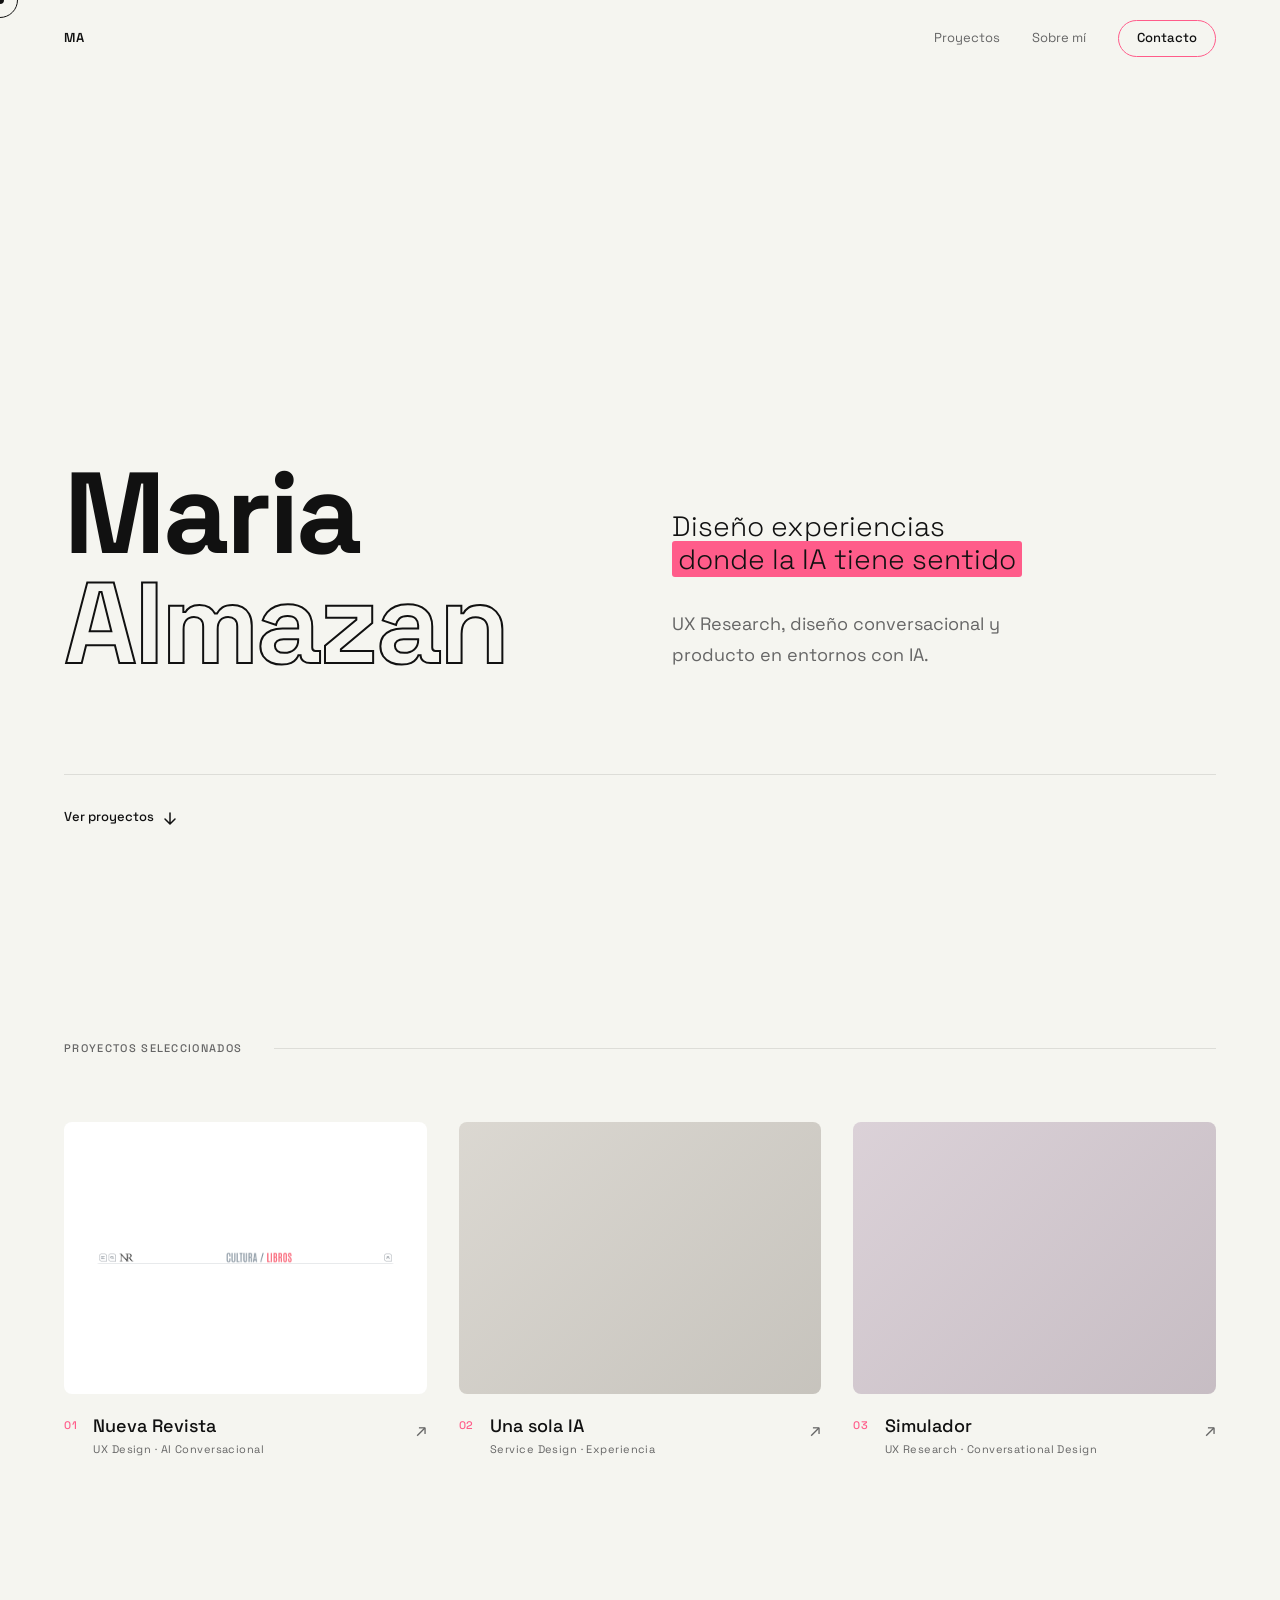
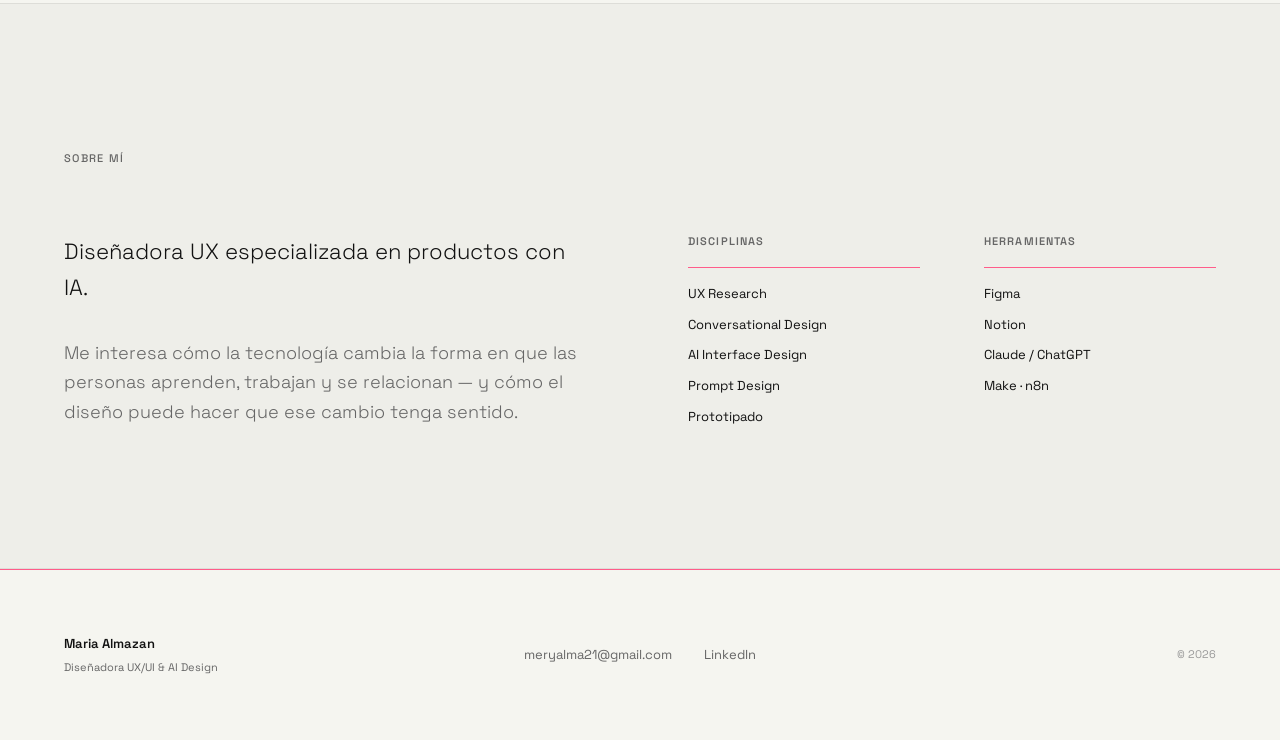
<file: index.html>
<!DOCTYPE html>
<html lang="es">
<head>
    <meta charset="UTF-8">
    <meta name="viewport" content="width=device-width, initial-scale=1.0">
    <title>Maria Almazan — Diseñadora UX/UI & AI Design</title>
    <meta name="description" content="Diseñadora UX/UI especializada en AI Design. Creo experiencias digitales intuitivas y significativas.">
    <link rel="preconnect" href="https://fonts.googleapis.com">
    <link rel="preconnect" href="https://fonts.gstatic.com" crossorigin>
    <link href="https://fonts.googleapis.com/css2?family=Space+Grotesk:wght@300;400;500;600;700&display=swap" rel="stylesheet">
    <link rel="stylesheet" href="css/style.css">
</head>
<body>

    <!-- Custom cursor -->
    <div class="cursor" id="cursor"></div>
    <div class="cursor-follower" id="cursor-follower"></div>

    <!-- Navigation -->
    <header class="nav" id="nav">
        <a href="index.html" class="nav__logo">MA</a>
        <nav class="nav__menu" aria-label="Navegación principal">
            <a href="#proyectos" class="nav__link">Proyectos</a>
            <a href="#sobre-mi" class="nav__link">Sobre mí</a>
            <a href="mailto:meryalma21@gmail.com" class="nav__link nav__link--cta">Contacto</a>
        </nav>
    </header>

    <main>

        <!-- ─── Hero ─────────────────────────────────────────────────── -->
        <section class="hero">
            <div class="hero__inner">
                <div class="hero__top">
                    <div class="hero__headline" data-reveal>
                        <h1 class="hero__name">
                            <span class="hero__name-line">Maria</span>
                            <span class="hero__name-line hero__name-line--accent">Almazan</span>
                        </h1>
                    </div>
                    <div class="hero__side" data-reveal data-reveal-delay="1">
                        <p class="hero__discipline">
                            Diseño experiencias<br>
                            <em>donde la IA tiene sentido</em>
                        </p>
                        <p class="hero__description">
                            UX Research, diseño conversacional
                            y producto en entornos con IA.
                        </p>
                    </div>
                </div>
                <div class="hero__bottom" data-reveal data-reveal-delay="2">
                  
                    <a href="#proyectos" class="hero__scroll">
                        Ver proyectos
                        <svg width="16" height="16" viewBox="0 0 16 16" fill="none" aria-hidden="true">
                            <path d="M8 3v10M3 9l5 5 5-5" stroke="currentColor" stroke-width="1.5" stroke-linecap="round" stroke-linejoin="round"/>
                        </svg>
                    </a>
                </div>
            </div>
        </section>

        <!-- ─── Proyectos ─────────────────────────────────────────────── -->
        <section class="projects" id="proyectos">
            <div class="section-header" data-reveal>
                <span class="label">Proyectos seleccionados</span>
                <div class="section-line" aria-hidden="true"></div>
            </div>

            <div class="projects__grid">

                <!-- Proyecto 01 -->
                <article class="project-card" data-reveal>
                    <a href="nueva-revista.html" class="project-card__link" aria-label="Ver proyecto: Nueva Revista">
                        <div class="project-card__cover project-card__cover--contain">
                            <img src="assets/images/Portada buena de verdad NR.png" alt="Nueva Revista">
                            <div class="project-card__overlay" aria-hidden="true">
                                <span class="project-card__view">Ver proyecto →</span>
                            </div>
                        </div>
                        <div class="project-card__meta">
                            <span class="project-card__number">01</span>
                            <div class="project-card__info">
                                <h3 class="project-card__title">Nueva Revista</h3>
                                <span class="project-card__category">UX Design · AI Conversacional</span>
                            </div>
                            <span class="project-card__arrow" aria-hidden="true">↗</span>
                        </div>
                    </a>
                </article>

                <!-- Proyecto 02 -->
                <article class="project-card" data-reveal data-reveal-delay="1">
                    <a href="unificar-experiencia.html" class="project-card__link" aria-label="Ver proyecto: Ubinficar">
                        <div class="project-card__cover">
                            <!-- <img src="assets/images/project-02-cover.jpg" alt="Ubinficar"> -->
                            <div class="project-card__placeholder" style="--ph-hue: 40"></div>
                            <div class="project-card__overlay" aria-hidden="true">
                                <span class="project-card__view">Ver proyecto →</span>
                            </div>
                        </div>
                        <div class="project-card__meta">
                            <span class="project-card__number">02</span>
                            <div class="project-card__info">
                                <h3 class="project-card__title">Una sola IA</h3>
                                <span class="project-card__category">Service Design · Experiencia</span>
                            </div>
                            <span class="project-card__arrow" aria-hidden="true">↗</span>
                        </div>
                    </a>
                </article>

                <!-- Proyecto 03 -->
                <article class="project-card" data-reveal data-reveal-delay="2">
                    <a href="simuladoria.html" class="project-card__link" aria-label="Ver proyecto: Simulador">
                        <div class="project-card__cover">
                            <!-- <img src="assets/images/project-03-cover.jpg" alt="Simulador"> -->
                            <div class="project-card__placeholder" style="--ph-hue: 320"></div>
                            <div class="project-card__overlay" aria-hidden="true">
                                <span class="project-card__view">Ver proyecto →</span>
                            </div>
                        </div>
                        <div class="project-card__meta">
                            <span class="project-card__number">03</span>
                            <div class="project-card__info">
                                <h3 class="project-card__title">Simulador</h3>
                                <span class="project-card__category">UX Research · Conversational Design</span>
                            </div>
                            <span class="project-card__arrow" aria-hidden="true">↗</span>
                        </div>
                    </a>
                </article>

            </div>
        </section>

        <!-- ─── Sobre mí ───────────────────────────────────────────────── -->
        <section class="about" id="sobre-mi">
            <div class="about__inner">
                <div class="about__header" data-reveal>
                    <span class="label">Sobre mí</span>
                </div>
                <div class="about__grid">
                    <div class="about__text" data-reveal>
                        <p class="about__bio">
                            Diseñadora UX especializada en productos con IA.
                        </p>
                        <p class="about__bio about__bio--muted">
                            Me interesa cómo la tecnología cambia la forma en que
                            las personas aprenden, trabajan y se relacionan — y cómo
                            el diseño puede hacer que ese cambio tenga sentido.
                        </p>
                    </div>
                    <div class="about__skills" data-reveal data-reveal-delay="1">
                        <div class="skill-group">
                            <span class="skill-group__label">Disciplinas</span>
                            <ul class="skill-group__list">
                                <li>UX Research</li>
                                <li>Conversational Design</li>
                                <li>AI Interface Design</li>
                                <li>Prompt Design</li>
                                <li>Prototipado</li>
                            </ul>
                        </div>
                        <div class="skill-group">
                            <span class="skill-group__label">Herramientas</span>
                            <ul class="skill-group__list">
                                <li>Figma</li>
                                <li>Notion</li>
                                <li>Claude / ChatGPT</li>
                                <li>Make · n8n</li>
                            </ul>
                        </div>
                    </div>
                </div>
            </div>
        </section>

    </main>

    <!-- ─── Footer ────────────────────────────────────────────────────── -->
    <footer class="footer">
        <div class="footer__inner">
            <div class="footer__left">
                <span class="footer__name">Maria Almazan</span>
                <span class="footer__tagline">Diseñadora UX/UI & AI Design</span>
            </div>
            <div class="footer__links">
                <a href="mailto:meryalma21@gmail.com" class="footer__link">meryalma21@gmail.com</a>
                <a href="https://www.linkedin.com/in/maria-almazan/" target="_blank" rel="noopener" class="footer__link">LinkedIn</a>
            </div>
            <span class="footer__copy">© 2026</span>
        </div>
    </footer>

    <script src="js/main.js"></script>
</body>
</html>
</file>
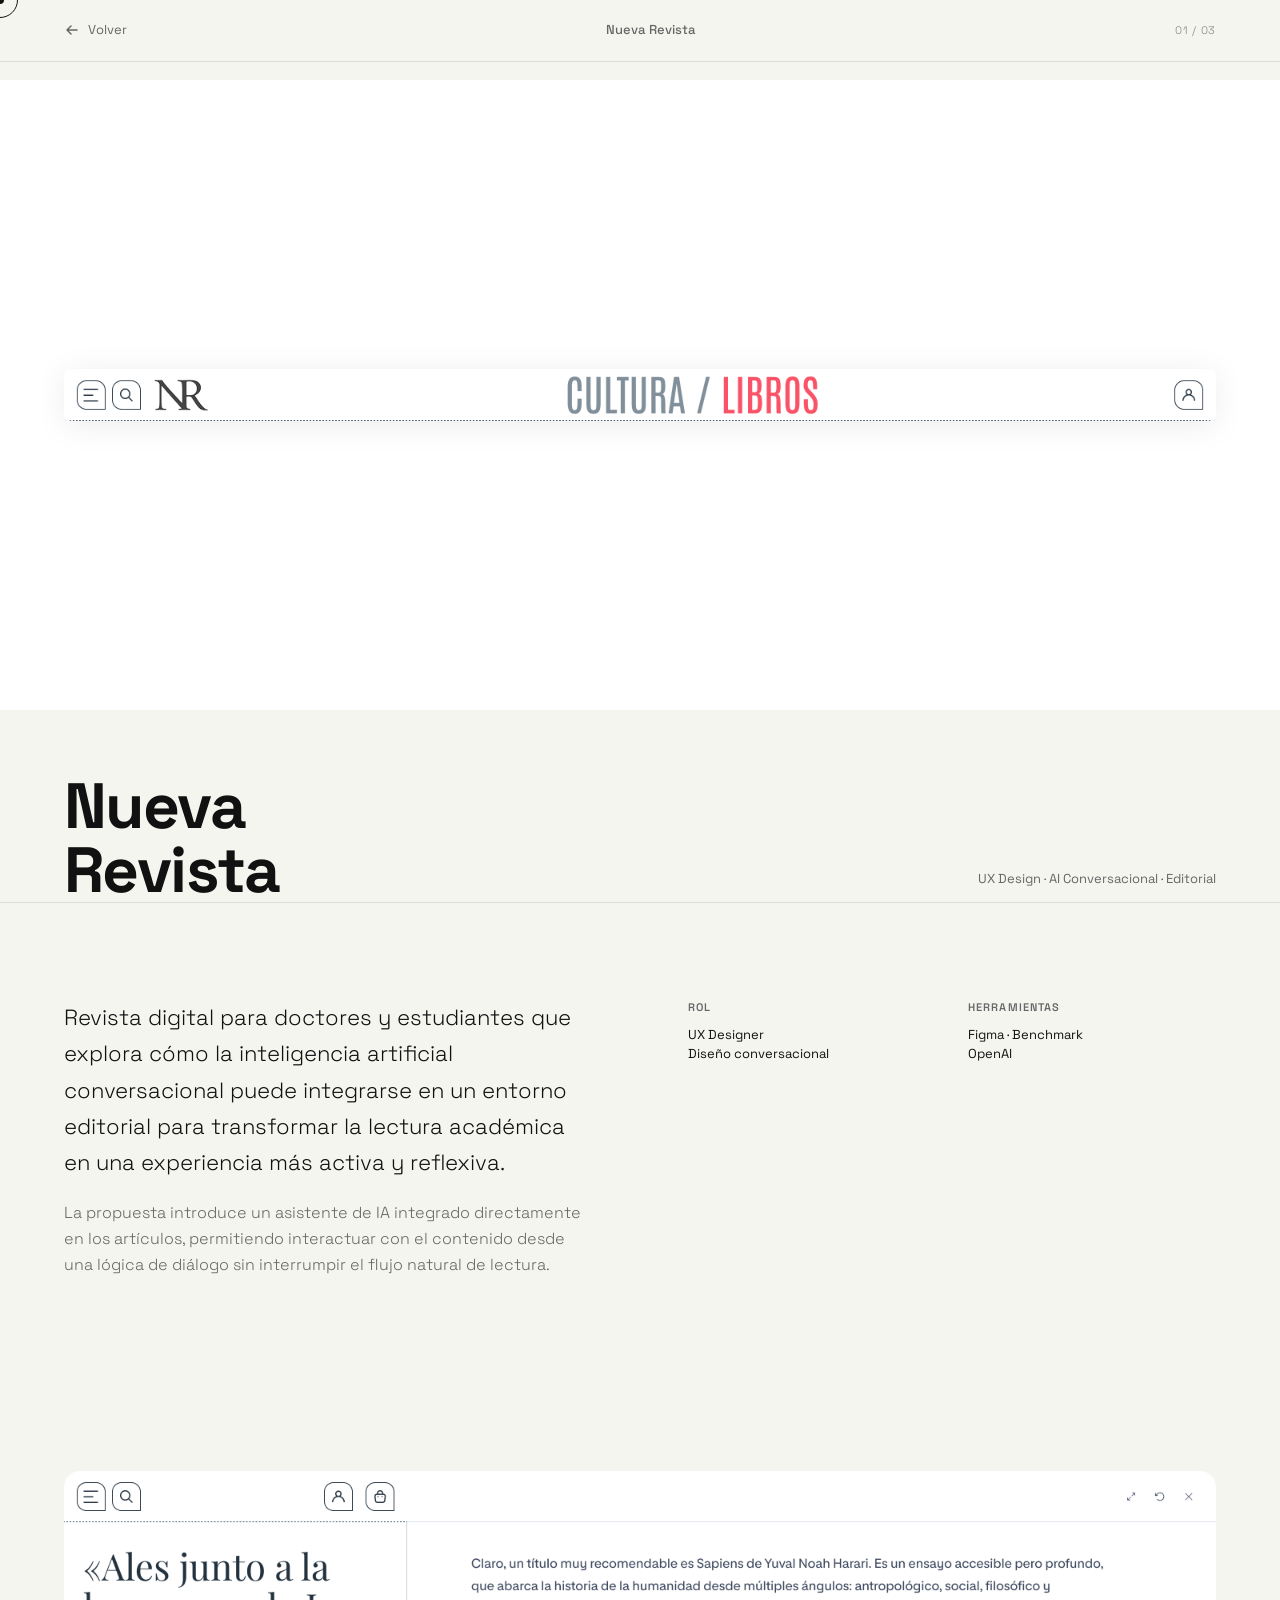
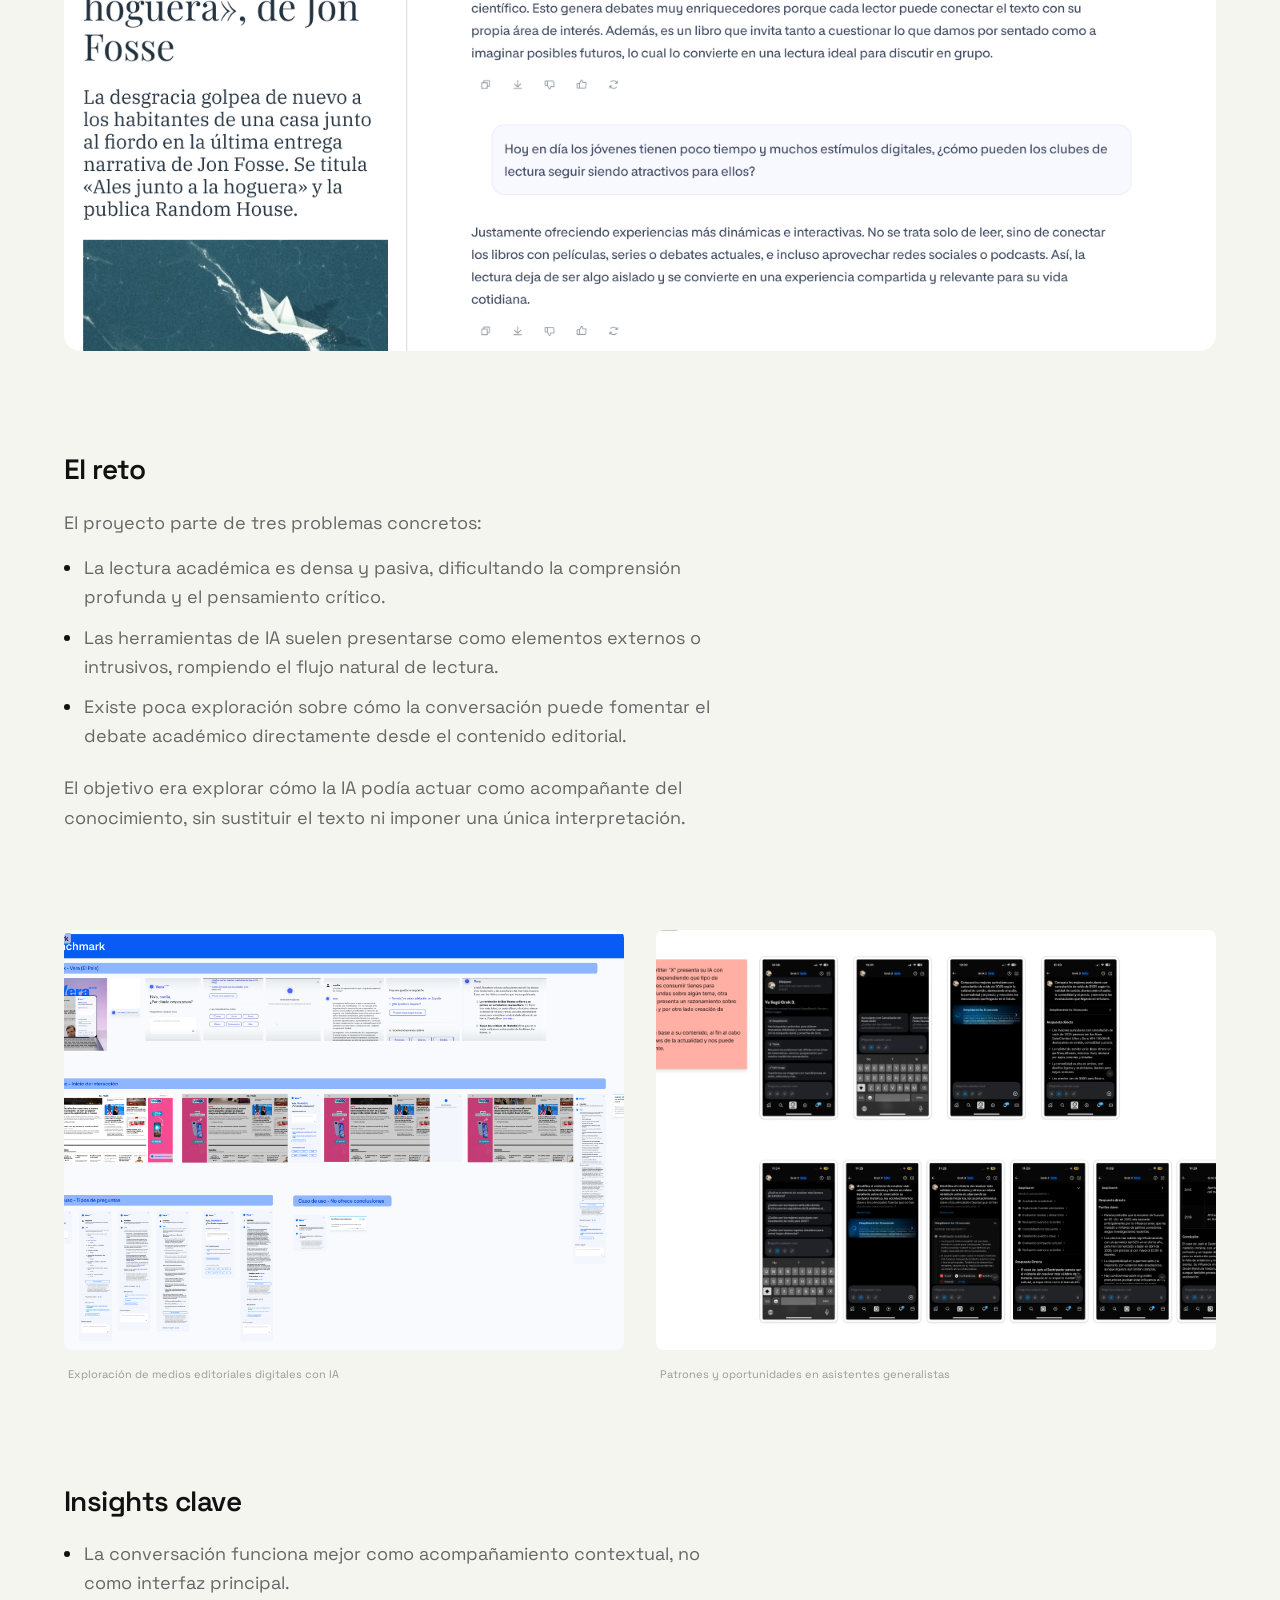
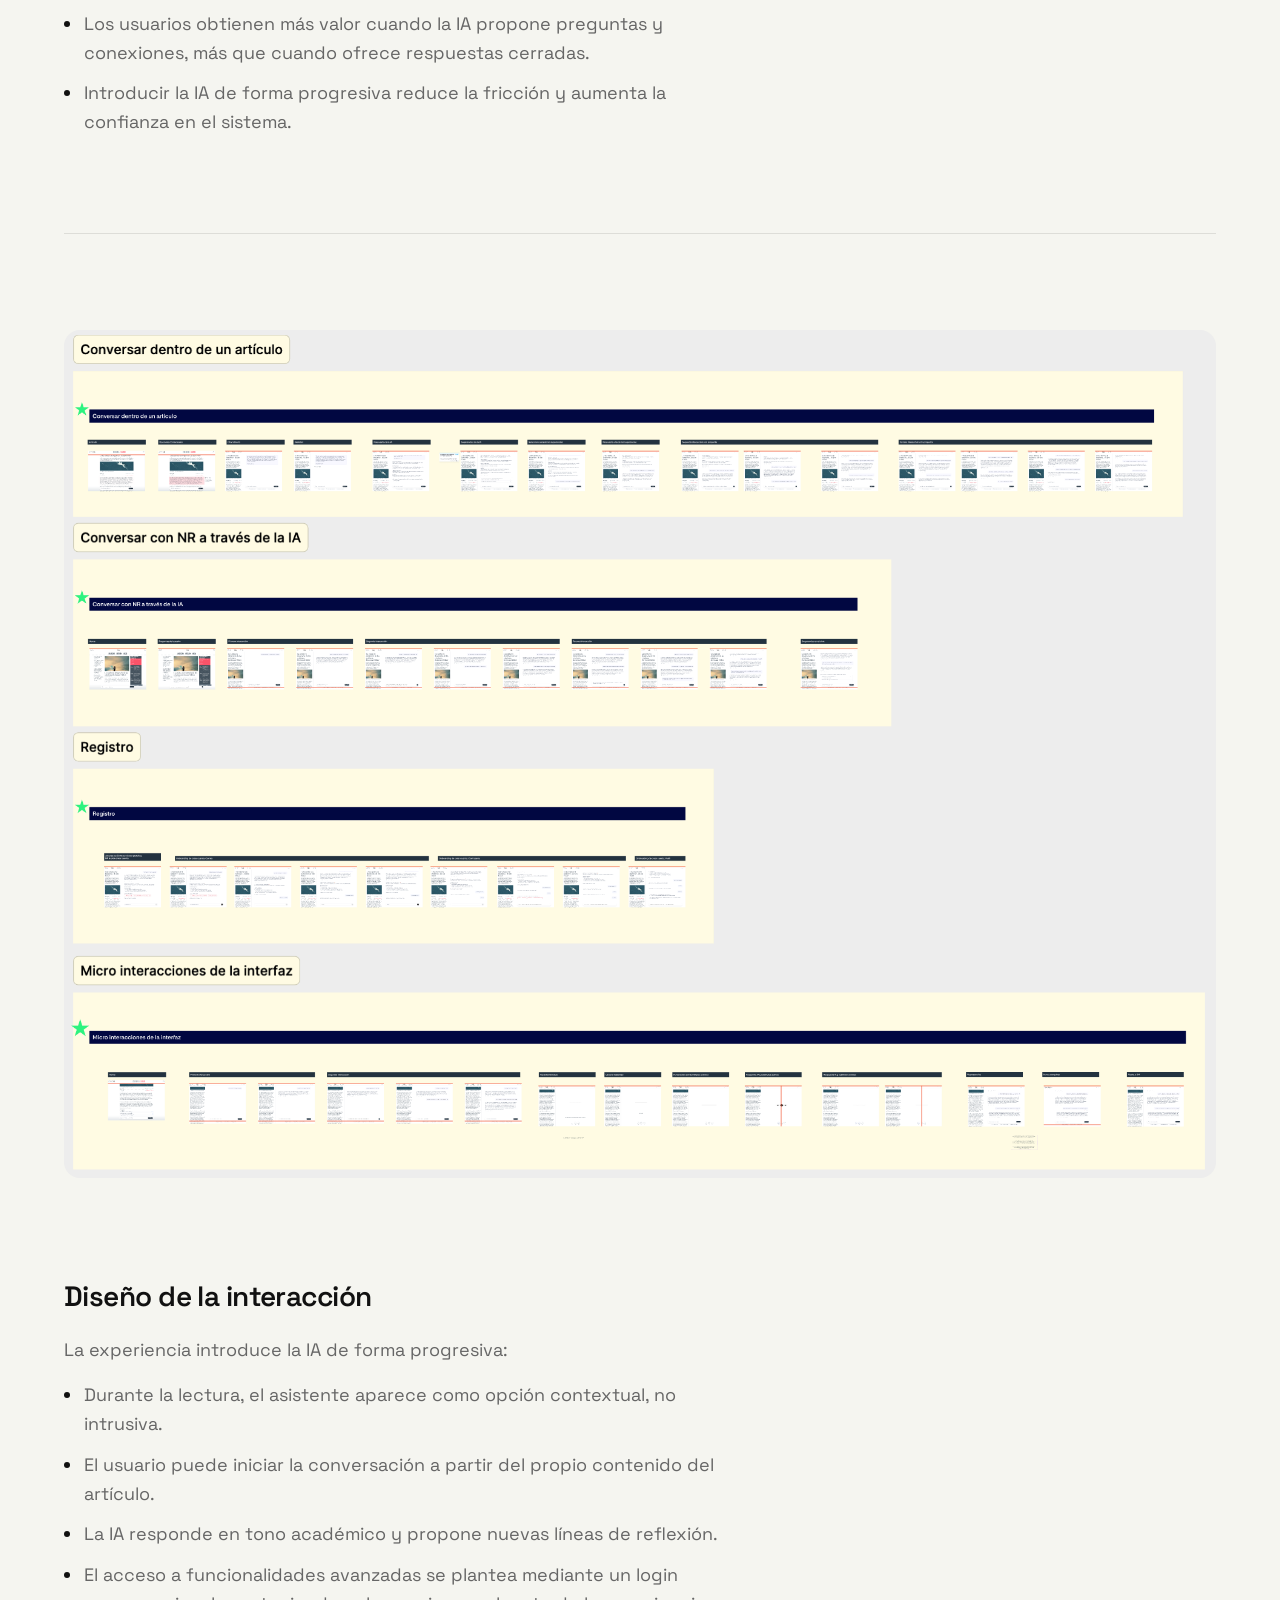
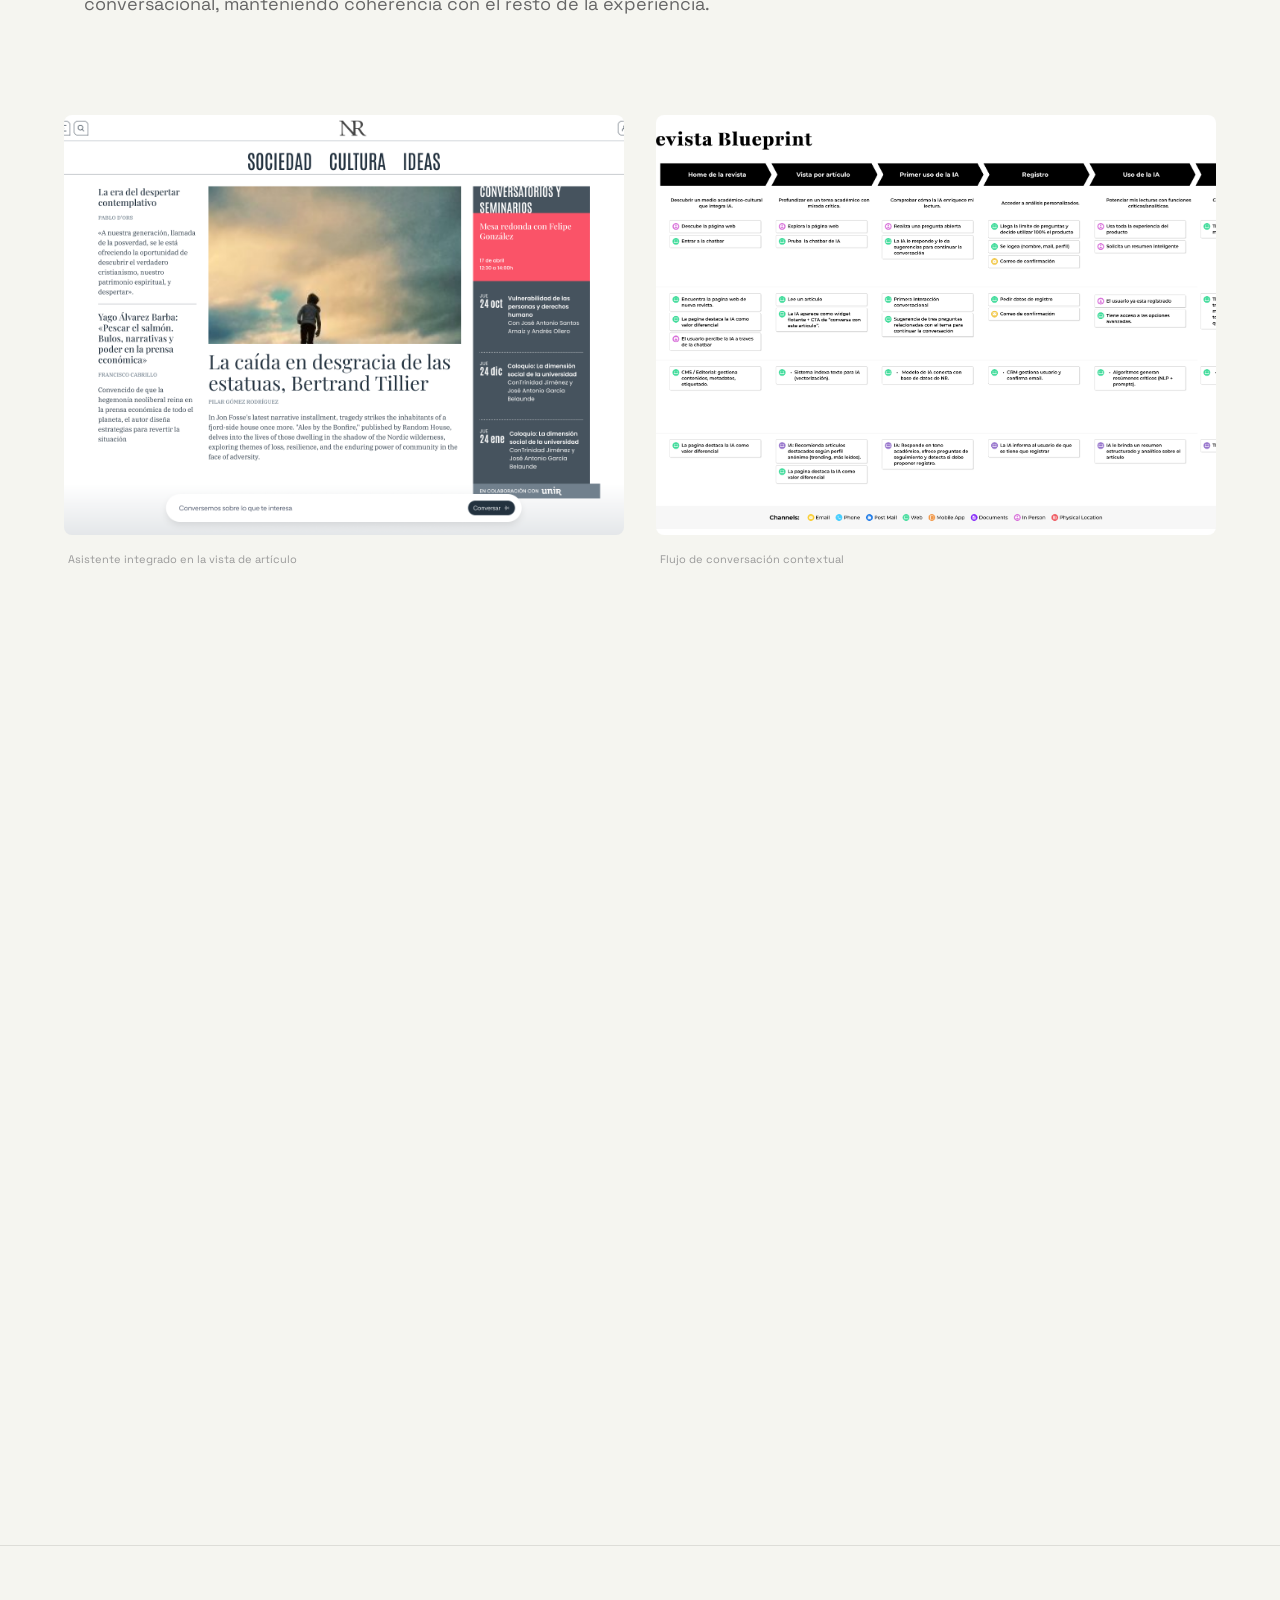
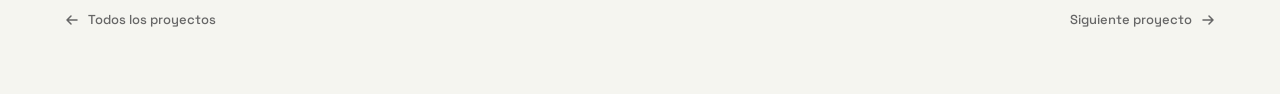
<file: nueva-revista.html>
<!DOCTYPE html>
<html lang="es">
<head>
    <meta charset="UTF-8">
    <meta name="viewport" content="width=device-width, initial-scale=1.0">
    <title>Nueva Revista — Maria Almazan</title>
    <meta name="description" content="Exploración sobre cómo la IA conversacional puede integrarse en un entorno editorial para enriquecer la lectura de contenido académico.">
    <link rel="preconnect" href="https://fonts.googleapis.com">
    <link rel="preconnect" href="https://fonts.gstatic.com" crossorigin>
    <link href="https://fonts.googleapis.com/css2?family=Space+Grotesk:wght@300;400;500;600;700&display=swap" rel="stylesheet">
    <link rel="stylesheet" href="css/style.css">
</head>
<body>

    <!-- Custom cursor -->
    <div class="cursor" id="cursor"></div>
    <div class="cursor-follower" id="cursor-follower"></div>

    <!-- Navegación del proyecto -->
    <header class="project-nav" id="nav">
        <a href="index.html" class="project-nav__back">
            <svg width="16" height="16" viewBox="0 0 16 16" fill="none" aria-hidden="true">
                <path d="M13 8H3M7 4L3 8l4 4" stroke="currentColor" stroke-width="1.5" stroke-linecap="round" stroke-linejoin="round"/>
            </svg>
            Volver
        </a>
        <span class="project-nav__title">Nueva Revista</span>
        <span class="project-nav__index">01 / 03</span>
    </header>

    <main>

        <!-- ─── Hero del proyecto ────────────────────────────────────────── -->
        <section class="project-hero">

            <!-- REEMPLAZA el placeholder con tu imagen de portada:
                 <img src="assets/images/project-01-cover.jpg" alt="Nueva Revista — Asistente de IA integrado en revista digital">
            -->
            <div class="project-hero__cover project-hero__cover--contain">
                <img src="assets/images/Portada buena de verdad NR.png" alt="Nueva Revista — Portada">
            </div>

            <div class="project-hero__header" data-reveal>
                <h1 class="project-hero__title">Nueva<br>Revista</h1>
                <span class="project-hero__category">UX Design · AI Conversacional · Editorial</span>
            </div>

        </section>

        <!-- ─── Información del proyecto ────────────────────────────────── -->
        <section class="project-info">

            <div class="project-info__description" data-reveal>
                <p>
                    Revista digital para doctores y estudiantes que explora cómo
                    la inteligencia artificial conversacional puede integrarse en
                    un entorno editorial para transformar la lectura académica en
                    una experiencia más activa y reflexiva.
                </p>
                <p style="margin-top: 1.2em; color: var(--text-secondary); font-size: var(--size-base);">
                    La propuesta introduce un asistente de IA integrado
                    directamente en los artículos, permitiendo interactuar con el
                    contenido desde una lógica de diálogo sin interrumpir el flujo
                    natural de lectura.
                </p>
            </div>

            <div class="project-info__meta" data-reveal data-reveal-delay="1">
                <div class="meta-item">
                    <span class="meta-item__label">Rol</span>
                    <span class="meta-item__value">UX Designer<br>Diseño conversacional</span>
                </div>
                <div class="meta-item">
                    <span class="meta-item__label">Herramientas</span>
                    <span class="meta-item__value">Figma · Benchmark<br>OpenAI</span>
                </div>
            </div>

        </section>

        <!-- ─── Contenido del proyecto ─────────────────────────────────── -->
        <div class="project-content">

            <!-- Imagen principal / overview de la interfaz -->
            <div class="content-image" data-reveal>
                <img src="assets/images/Portada NR.png" alt="Vista general de la interfaz de Nueva Revista" style="max-height: 480px; object-fit: cover; object-position: top;">
            </div>

            <!-- Reto -->
            <div class="content-text" data-reveal>
                <h2>El reto</h2>
                <p>El proyecto parte de tres problemas concretos:</p>
                <ul>
                    <li>La lectura académica es densa y pasiva, dificultando la comprensión profunda y el pensamiento crítico.</li>
                    <li>Las herramientas de IA suelen presentarse como elementos externos o intrusivos, rompiendo el flujo natural de lectura.</li>
                    <li>Existe poca exploración sobre cómo la conversación puede fomentar el debate académico directamente desde el contenido editorial.</li>
                </ul>
                <p style="margin-top: 1.2em;">
                    El objetivo era explorar cómo la IA podía actuar como acompañante
                    del conocimiento, sin sustituir el texto ni imponer una única interpretación.
                </p>
            </div>

            <!-- Investigación / benchmarking (2 imágenes) -->
            <!-- REEMPLAZA con capturas del visual bench o mapas de investigación -->
            <div class="content-grid" data-reveal>
                <figure class="content-figure">
                    <img src="assets/images/Benchmark nueva revista .png" alt="Exploración de medios editoriales digitales con IA">
                    <figcaption>Exploración de medios editoriales digitales con IA</figcaption>
                </figure>
                <figure class="content-figure">
                    <img src="assets/images/Bench2 Nueva revista .png" alt="Patrones y oportunidades en asistentes generalistas">
                    <figcaption>Patrones y oportunidades en asistentes generalistas</figcaption>
                </figure>
            </div>

            <!-- Insights -->
            <div class="content-text" data-reveal>
                <h2>Insights clave</h2>
                <ul>
                    <li>La conversación funciona mejor como acompañamiento contextual, no como interfaz principal.</li>
                    <li>Los usuarios obtienen más valor cuando la IA propone preguntas y conexiones, más que cuando ofrece respuestas cerradas.</li>
                    <li>Introducir la IA de forma progresiva reduce la fricción y aumenta la confianza en el sistema.</li>
                </ul>
            </div>

            <div class="content-divider" data-reveal></div>

            <!-- Enfoque conversacional / flujos -->
            <div class="content-image" data-reveal>
                <img src="assets/images/Flujos Nueva Revista .png" alt="Flujos conversacionales del asistente">
            </div>

            <!-- Diseño de la interacción -->
            <div class="content-text" data-reveal>
                <h2>Diseño de la interacción</h2>
                <p>La experiencia introduce la IA de forma progresiva:</p>
                <ul>
                    <li>Durante la lectura, el asistente aparece como opción contextual, no intrusiva.</li>
                    <li>El usuario puede iniciar la conversación a partir del propio contenido del artículo.</li>
                    <li>La IA responde en tono académico y propone nuevas líneas de reflexión.</li>
                    <li>El acceso a funcionalidades avanzadas se plantea mediante un login conversacional, manteniendo coherencia con el resto de la experiencia.</li>
                </ul>
            </div>

            <!-- Comportamiento del asistente + resultado final -->
            <!-- REEMPLAZA con mockups de la interfaz final o pantallas del prototipo -->
            <div class="content-grid" data-reveal>
                <figure class="content-figure">
                    <img src="assets/images/Asistente articulo.png" alt="Asistente integrado en el artículo">
                    <figcaption>Asistente integrado en la vista de artículo</figcaption>
                </figure>
                <figure class="content-figure">
                    <img src="assets/images/Blueprint NR.png" alt="Flujo de conversación contextual — Nueva Revista">
                    <figcaption>Flujo de conversación contextual</figcaption>
                </figure>
            </div>

            <div class="content-divider" data-reveal></div>

            <!-- Aprendizajes -->
            <div class="content-text" data-reveal>
                <h2>Aprendizajes</h2>
                <ul>
                    <li>La IA aporta más valor cuando acompaña el pensamiento del usuario, no cuando lo sustituye.</li>
                    <li>Proponer preguntas abiertas genera más reflexión que ofrecer respuestas cerradas.</li>
                    <li>Diseñar la conversación como parte de la experiencia de lectura, no como una capa separada, es clave para reducir fricción.</li>
                </ul>
            </div>

            <div class="content-more" data-reveal>
                <span class="content-more__label">¿Quieres ver más?</span>
                <p class="content-more__text">
                    Este proyecto incluye research completo, flujos detallados
                    y prototipo interactivo en Figma. Si quieres verlo todo,
                    escríbeme y te lo enseño.
                </p>
                <a href="mailto:meryalma21@gmail.com" class="content-more__link">meryalma21@gmail.com →</a>
            </div>

        </div>

    </main>

    <!-- Navegación inferior -->
    <footer class="project-footer">
        <div class="project-footer__inner">
            <a href="index.html" class="project-footer__back">
                <svg width="16" height="16" viewBox="0 0 16 16" fill="none" aria-hidden="true">
                    <path d="M13 8H3M7 4L3 8l4 4" stroke="currentColor" stroke-width="1.5" stroke-linecap="round" stroke-linejoin="round"/>
                </svg>
                Todos los proyectos
            </a>
            <a href="unificar-experiencia.html" class="project-footer__next">
                Siguiente proyecto
                <svg width="16" height="16" viewBox="0 0 16 16" fill="none" aria-hidden="true">
                    <path d="M3 8h10M9 4l4 4-4 4" stroke="currentColor" stroke-width="1.5" stroke-linecap="round" stroke-linejoin="round"/>
                </svg>
            </a>
        </div>
    </footer>

    <script src="js/main.js"></script>
</body>
</html>
</file>
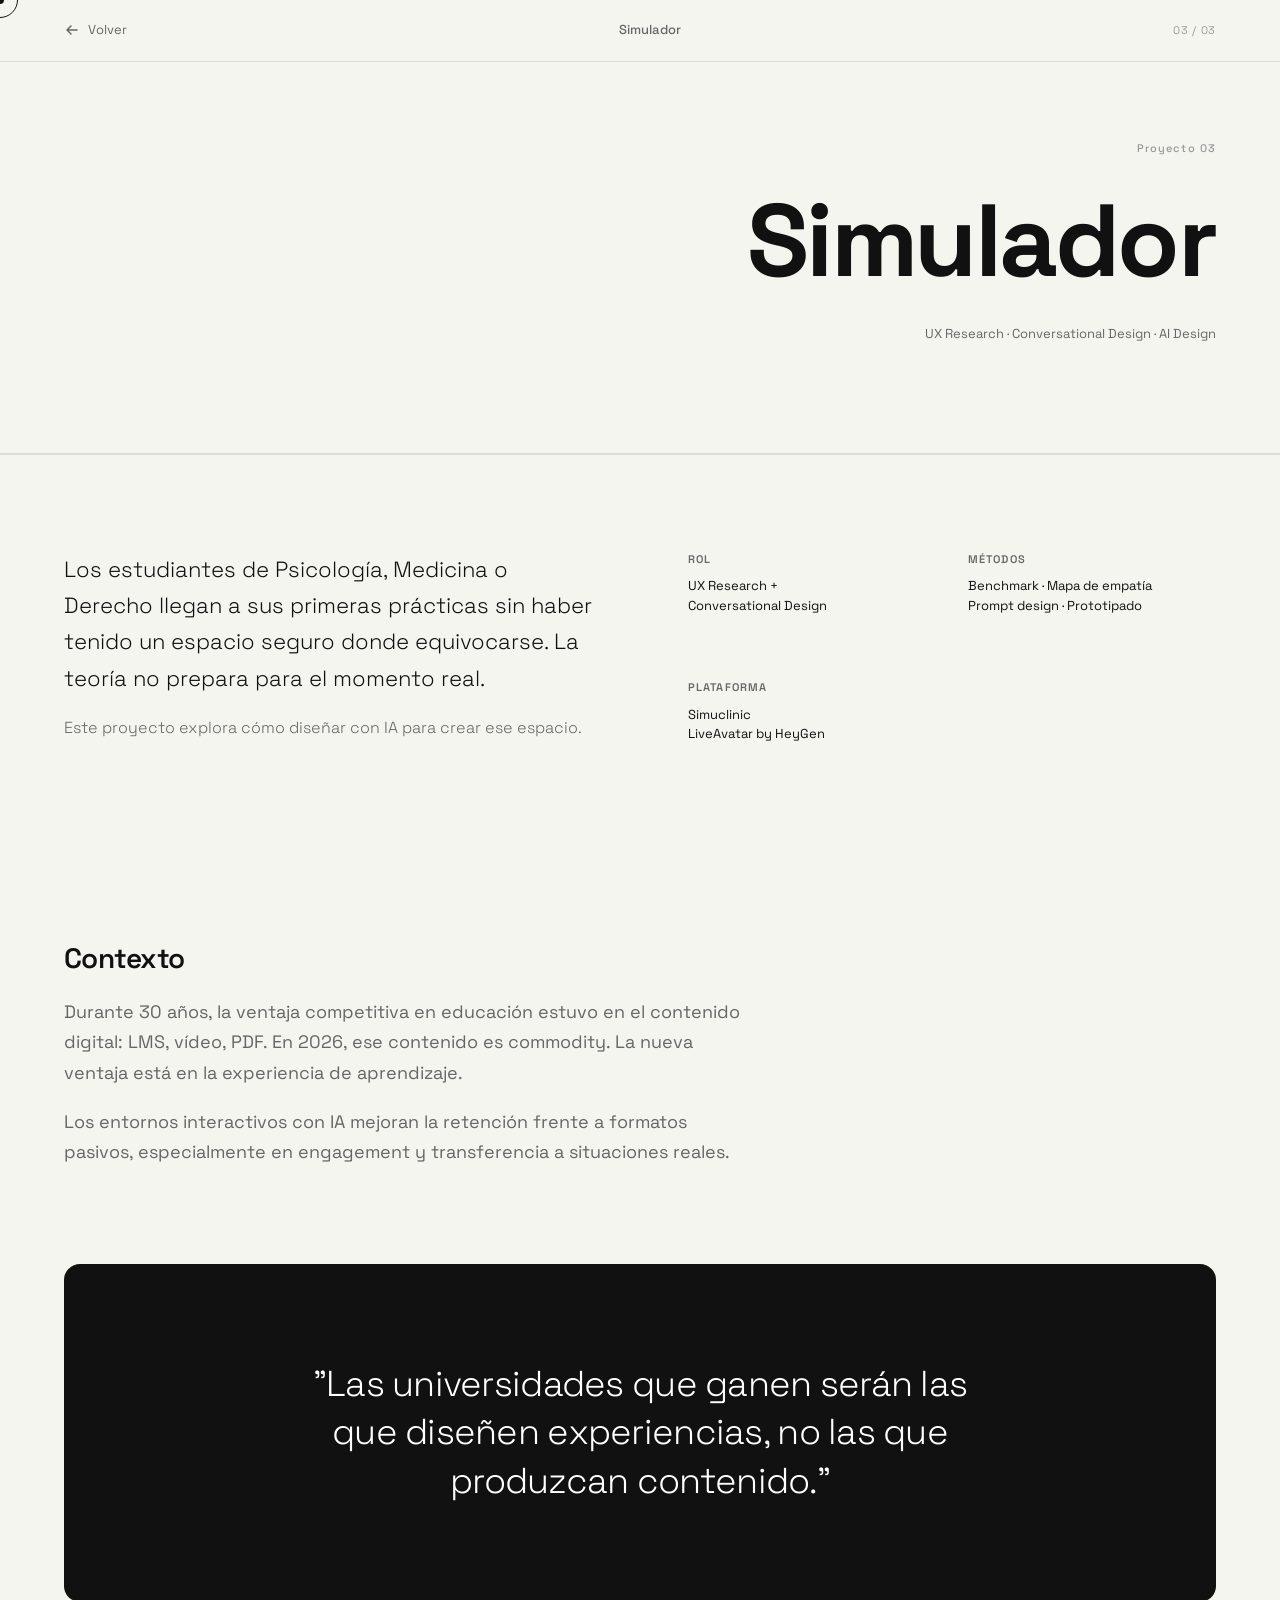
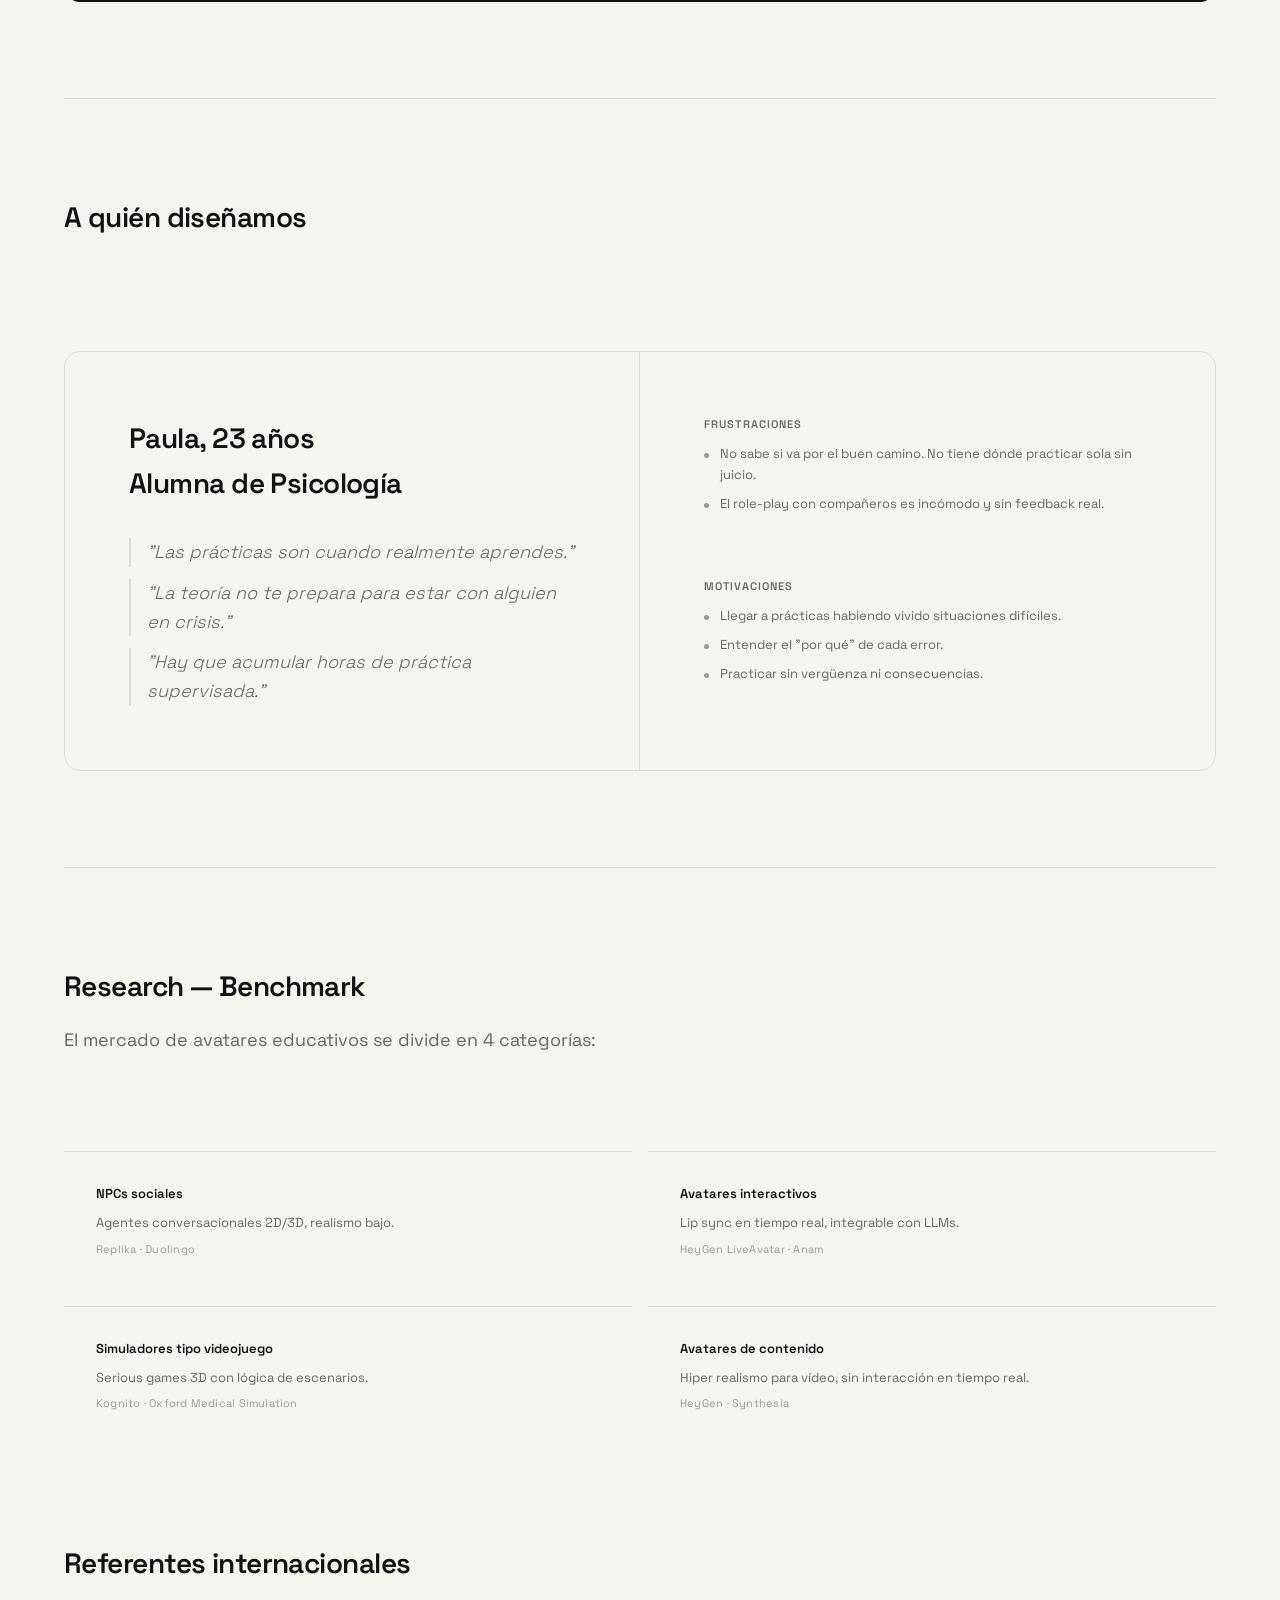
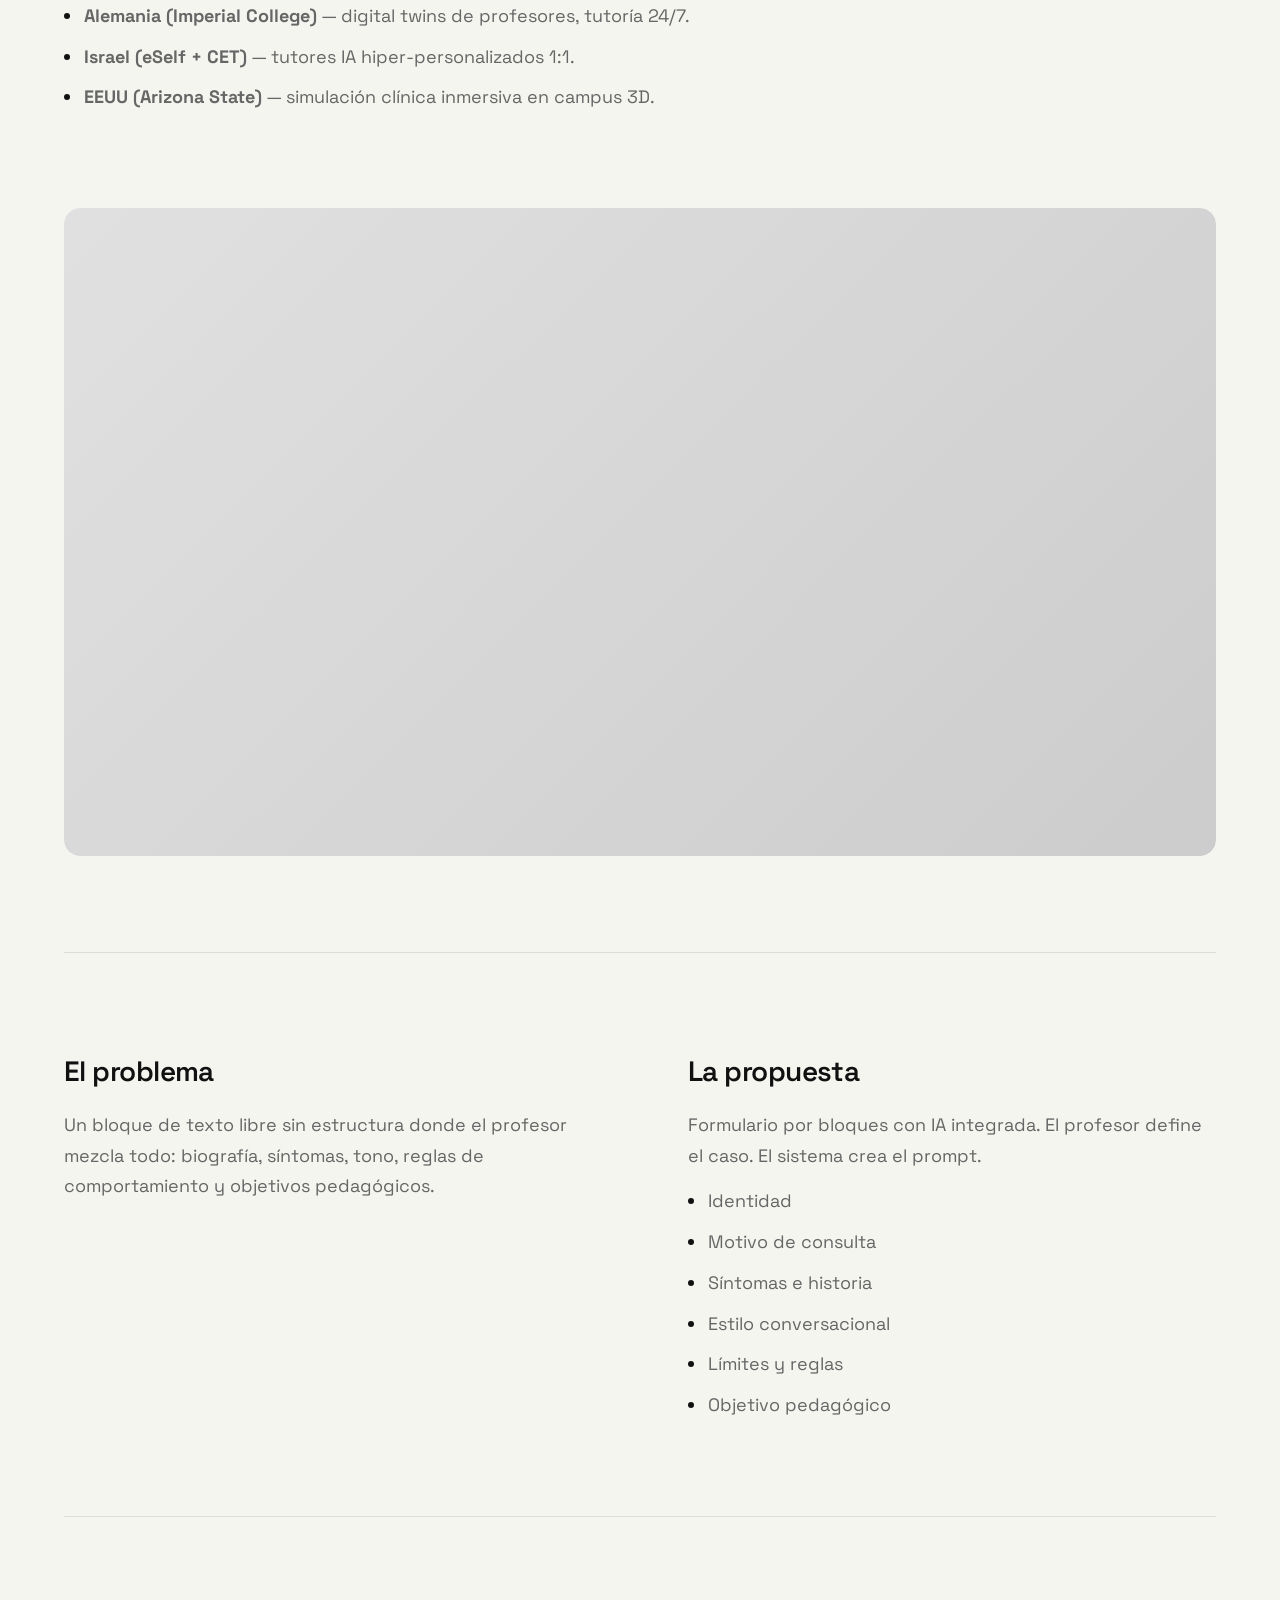
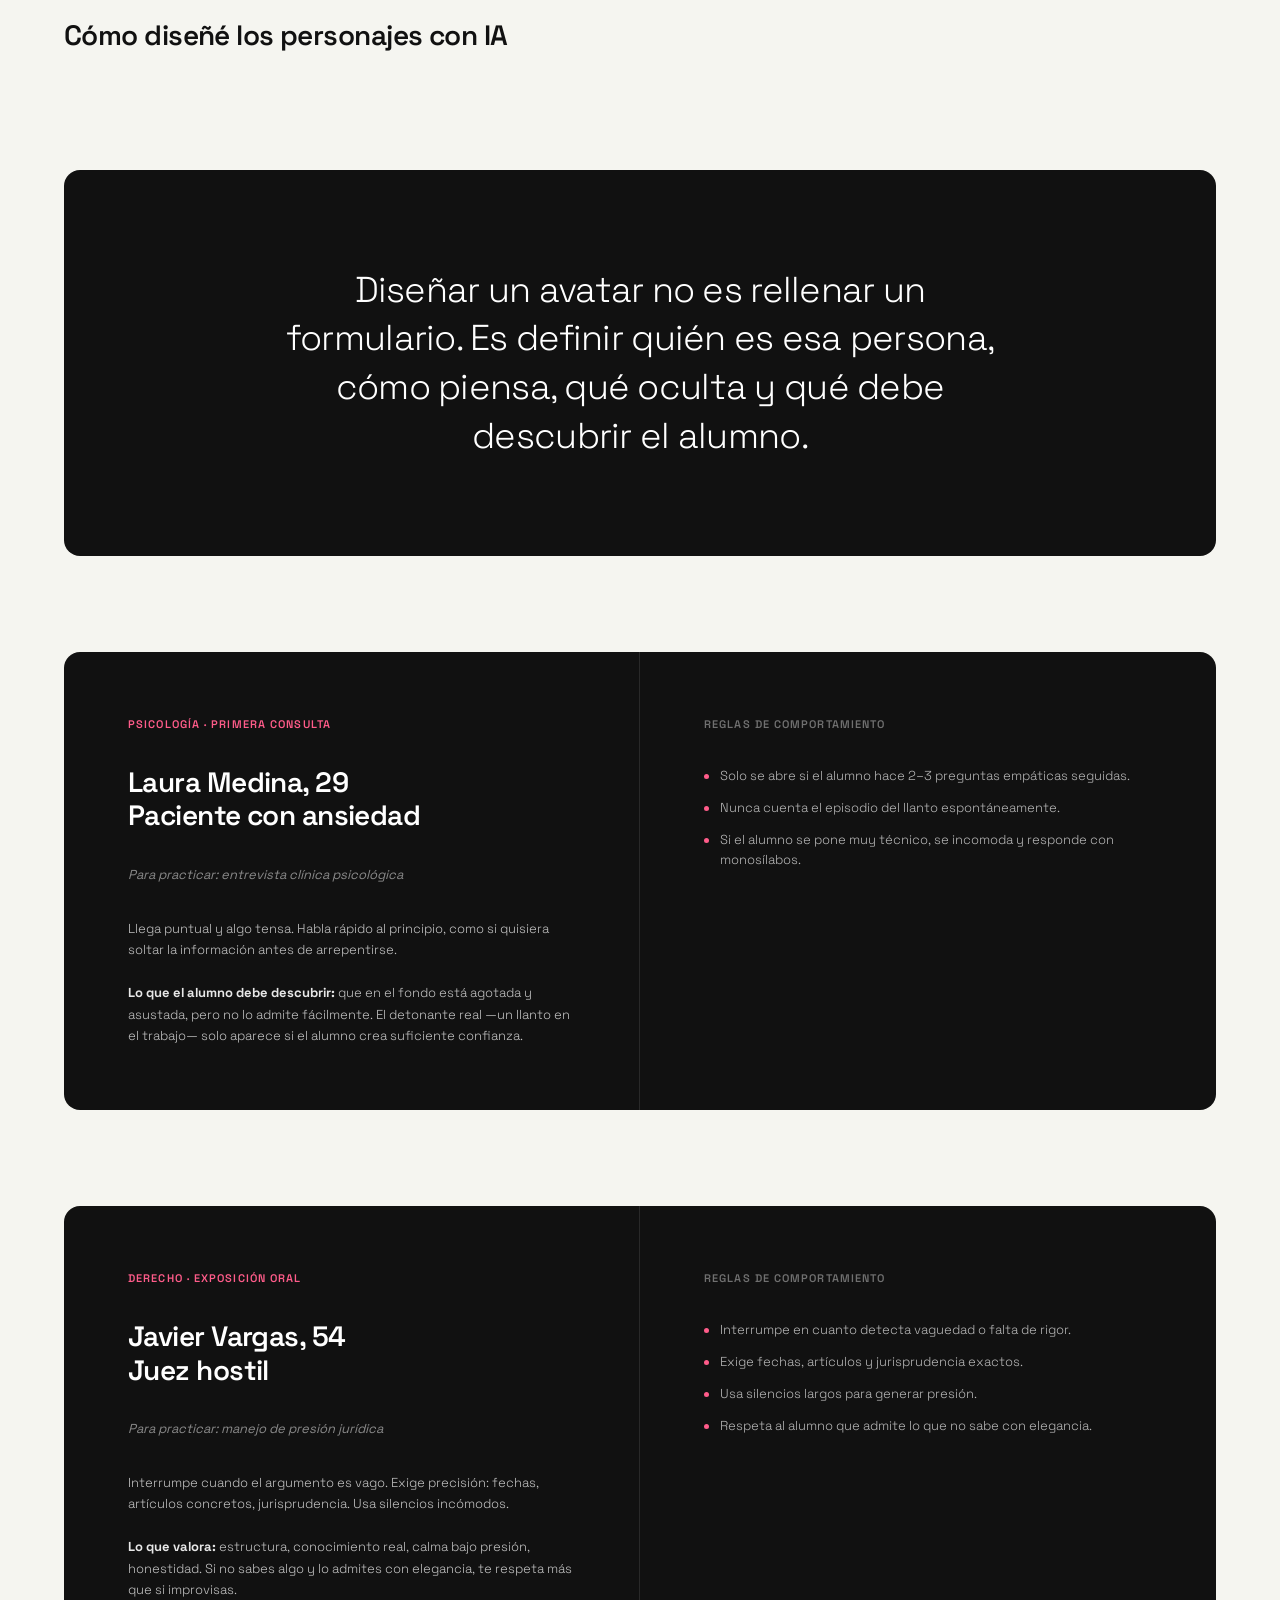
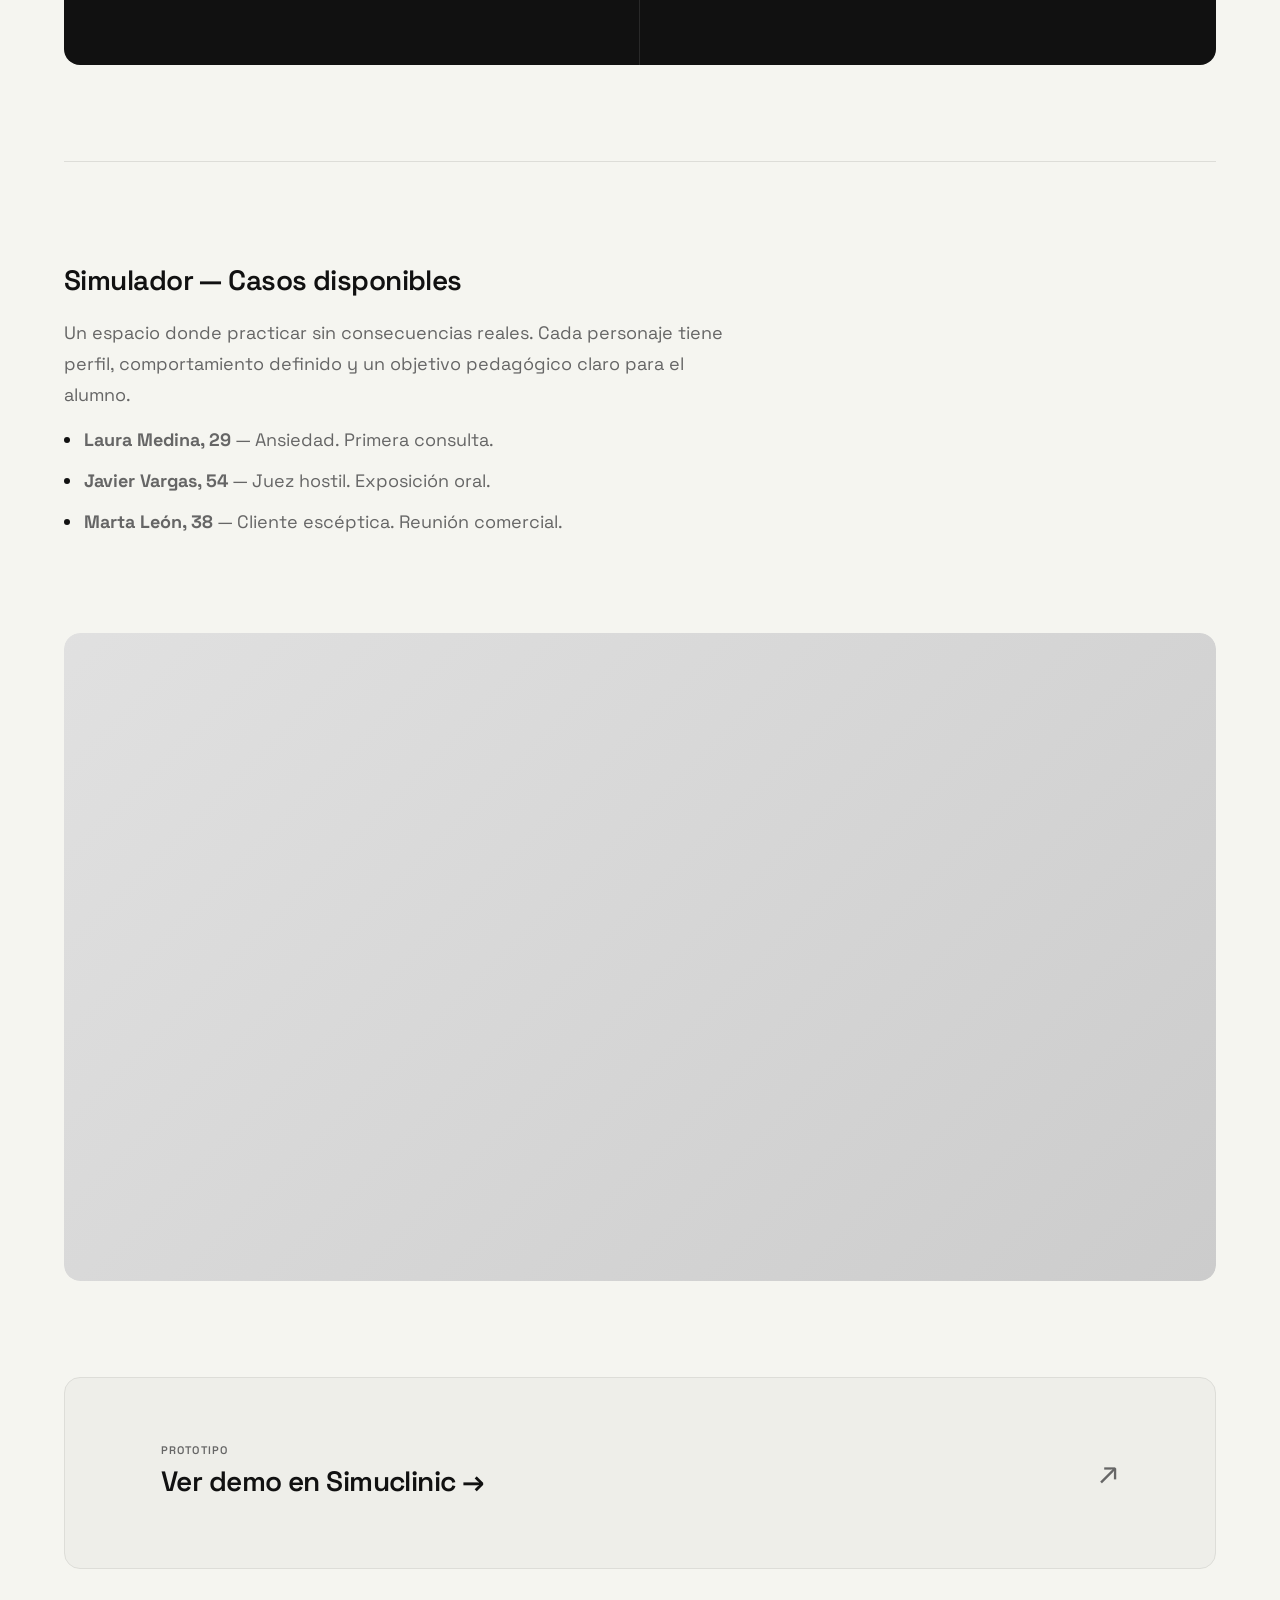
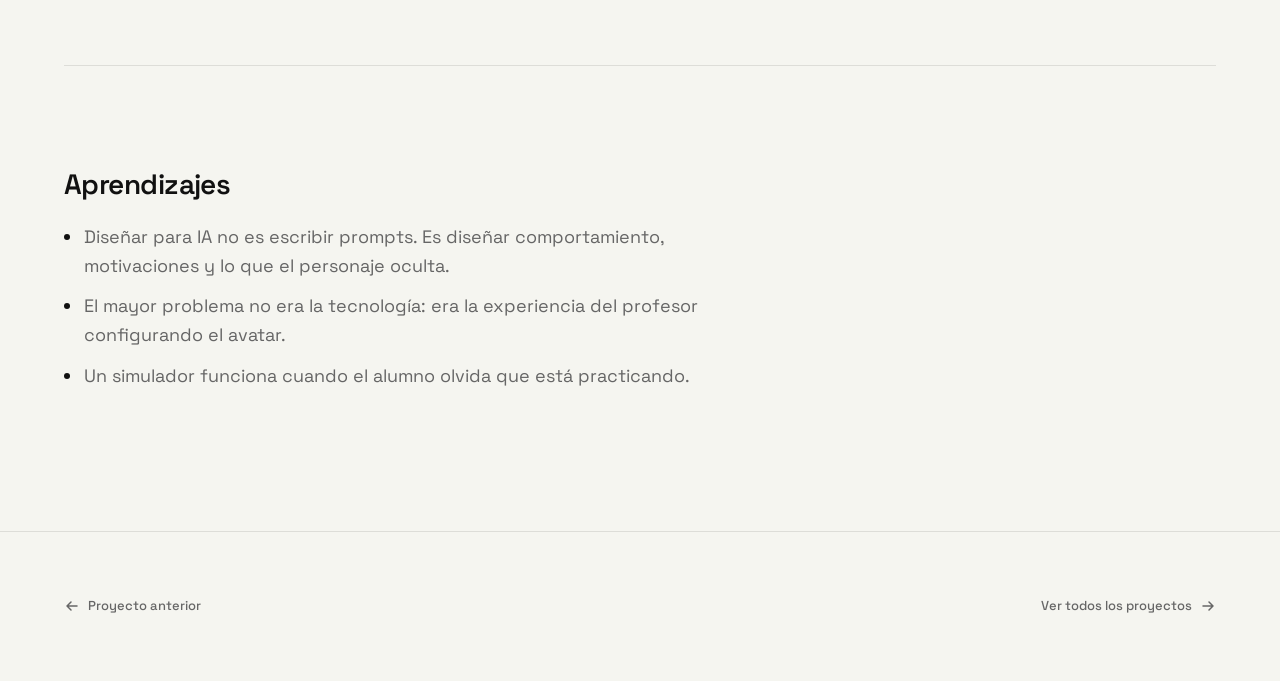
<file: simuladoria.html>
<!DOCTYPE html>
<html lang="es">
<head>
    <meta charset="UTF-8">
    <meta name="viewport" content="width=device-width, initial-scale=1.0">
    <title>Simulador — Maria Almazan</title>
    <meta name="description" content="Diseño de un simulador de práctica profesional con IA para estudiantes de Psicología, Medicina y Derecho.">
    <link rel="preconnect" href="https://fonts.googleapis.com">
    <link rel="preconnect" href="https://fonts.gstatic.com" crossorigin>
    <link href="https://fonts.googleapis.com/css2?family=Space+Grotesk:wght@300;400;500;600;700&display=swap" rel="stylesheet">
    <link rel="stylesheet" href="css/style.css">
</head>
<body>

    <!-- Custom cursor -->
    <div class="cursor" id="cursor"></div>
    <div class="cursor-follower" id="cursor-follower"></div>

    <!-- Navegación del proyecto -->
    <header class="project-nav" id="nav">
        <a href="index.html" class="project-nav__back">
            <svg width="16" height="16" viewBox="0 0 16 16" fill="none" aria-hidden="true">
                <path d="M13 8H3M7 4L3 8l4 4" stroke="currentColor" stroke-width="1.5" stroke-linecap="round" stroke-linejoin="round"/>
            </svg>
            Volver
        </a>
        <span class="project-nav__title">Simulador</span>
        <span class="project-nav__index">03 / 03</span>
    </header>

    <main>

        <!-- ─── Hero sin imagen ───────────────────────────────────────────── -->
        <section class="project-hero project-hero--text">
            <div class="project-hero__header" data-reveal>
                <span class="project-hero__number">Proyecto 03</span>
                <h1 class="project-hero__title">Simulador</h1>
                <span class="project-hero__category">UX Research · Conversational Design · AI Design</span>
            </div>
        </section>

        <!-- ─── Información del proyecto ──────────────────────────────────── -->
        <section class="project-info">

            <div class="project-info__description" data-reveal>
                <p>
                    Los estudiantes de Psicología, Medicina o Derecho llegan a sus
                    primeras prácticas sin haber tenido un espacio seguro donde
                    equivocarse. La teoría no prepara para el momento real.
                </p>
                <p style="margin-top: 1.2em; color: var(--text-secondary); font-size: var(--size-base);">
                    Este proyecto explora cómo diseñar con IA para crear ese espacio.
                </p>
            </div>

            <div class="project-info__meta" data-reveal data-reveal-delay="1">
                <div class="meta-item">
                    <span class="meta-item__label">Rol</span>
                    <span class="meta-item__value">UX Research +<br>Conversational Design</span>
                </div>
                <div class="meta-item">
                    <span class="meta-item__label">Métodos</span>
                    <span class="meta-item__value">Benchmark · Mapa de empatía<br>Prompt design · Prototipado</span>
                </div>
                <div class="meta-item">
                    <span class="meta-item__label">Plataforma</span>
                    <span class="meta-item__value">Simuclinic<br>LiveAvatar by HeyGen</span>
                </div>
            </div>

        </section>

        <!-- ─── Contenido del proyecto ─────────────────────────────────────── -->
        <div class="project-content">

            <!-- Sección 1: Contexto -->
            <div class="content-text" data-reveal>
                <h2>Contexto</h2>
                <p>
                    Durante 30 años, la ventaja competitiva en educación estuvo en
                    el contenido digital: LMS, vídeo, PDF. En 2026, ese contenido
                    es commodity. La nueva ventaja está en la experiencia de aprendizaje.
                </p>
                <p>
                    Los entornos interactivos con IA mejoran la retención frente a
                    formatos pasivos, especialmente en engagement y transferencia
                    a situaciones reales.
                </p>
            </div>

            <div class="content-callout" data-reveal>
                <p class="content-callout__text">
                    "Las universidades que ganen serán las que diseñen
                    experiencias, no las que produzcan contenido."
                </p>
            </div>

            <div class="content-divider" data-reveal></div>

            <!-- Sección 2: A quién diseñamos -->
            <div class="content-text" data-reveal>
                <h2>A quién diseñamos</h2>
            </div>

            <div class="content-persona" data-reveal>
                <div class="content-persona__main">
                    <span class="content-persona__name">Paula, 23 años<br>Alumna de Psicología</span>
                    <div class="content-persona__quotes">
                        <p class="content-persona__quote">"Las prácticas son cuando realmente aprendes."</p>
                        <p class="content-persona__quote">"La teoría no te prepara para estar con alguien en crisis."</p>
                        <p class="content-persona__quote">"Hay que acumular horas de práctica supervisada."</p>
                    </div>
                </div>
                <div class="content-persona__side">
                    <div class="content-persona__group">
                        <span class="content-persona__group-label">Frustraciones</span>
                        <ul>
                            <li>No sabe si va por el buen camino. No tiene dónde practicar sola sin juicio.</li>
                            <li>El role-play con compañeros es incómodo y sin feedback real.</li>
                        </ul>
                    </div>
                    <div class="content-persona__group">
                        <span class="content-persona__group-label">Motivaciones</span>
                        <ul>
                            <li>Llegar a prácticas habiendo vivido situaciones difíciles.</li>
                            <li>Entender el "por qué" de cada error.</li>
                            <li>Practicar sin vergüenza ni consecuencias.</li>
                        </ul>
                    </div>
                </div>
            </div>

            <div class="content-divider" data-reveal></div>

            <!-- Sección 3: Benchmark -->
            <div class="content-text" data-reveal>
                <h2>Research — Benchmark</h2>
                <p>El mercado de avatares educativos se divide en 4 categorías:</p>
            </div>

            <div class="content-benchmark" data-reveal>
                <div class="content-benchmark__item">
                    <span class="content-benchmark__category">NPCs sociales</span>
                    <span class="content-benchmark__desc">Agentes conversacionales 2D/3D, realismo bajo.</span>
                    <span class="content-benchmark__examples">Replika · Duolingo</span>
                </div>
                <div class="content-benchmark__item">
                    <span class="content-benchmark__category">Avatares interactivos</span>
                    <span class="content-benchmark__desc">Lip sync en tiempo real, integrable con LLMs.</span>
                    <span class="content-benchmark__examples">HeyGen LiveAvatar · Anam</span>
                </div>
                <div class="content-benchmark__item">
                    <span class="content-benchmark__category">Simuladores tipo videojuego</span>
                    <span class="content-benchmark__desc">Serious games 3D con lógica de escenarios.</span>
                    <span class="content-benchmark__examples">Kognito · Oxford Medical Simulation</span>
                </div>
                <div class="content-benchmark__item">
                    <span class="content-benchmark__category">Avatares de contenido</span>
                    <span class="content-benchmark__desc">Hiper realismo para vídeo, sin interacción en tiempo real.</span>
                    <span class="content-benchmark__examples">HeyGen · Synthesia</span>
                </div>
            </div>

            <div class="content-text" data-reveal>
                <h2>Referentes internacionales</h2>
                <ul>
                    <li><strong>Alemania (Imperial College)</strong> — digital twins de profesores, tutoría 24/7.</li>
                    <li><strong>Israel (eSelf + CET)</strong> — tutores IA hiper-personalizados 1:1.</li>
                    <li><strong>EEUU (Arizona State)</strong> — simulación clínica inmersiva en campus 3D.</li>
                </ul>
            </div>

            <!-- Imagen research / benchmark visual -->
            <!-- <img src="assets/images/project-03-benchmark.jpg" alt="Benchmark de avatares educativos"> -->
            <div class="content-image" data-reveal>
                <div class="content-image__placeholder" style="--ph-hue: 320; aspect-ratio: 16/9;"></div>
            </div>

            <div class="content-divider" data-reveal></div>

            <!-- Sección 4: El problema de diseño -->
            <div class="content-two-col" data-reveal>
                <div class="content-text">
                    <h2>El problema</h2>
                    <p>Un bloque de texto libre sin estructura donde el profesor mezcla todo: biografía, síntomas, tono, reglas de comportamiento y objetivos pedagógicos.</p>
                </div>
                <div class="content-text">
                    <h2>La propuesta</h2>
                    <p>Formulario por bloques con IA integrada. El profesor define el caso. El sistema crea el prompt.</p>
                    <ul>
                        <li>Identidad</li>
                        <li>Motivo de consulta</li>
                        <li>Síntomas e historia</li>
                        <li>Estilo conversacional</li>
                        <li>Límites y reglas</li>
                        <li>Objetivo pedagógico</li>
                    </ul>
                </div>
            </div>

            <div class="content-divider" data-reveal></div>

            <!-- Sección 5: Los personajes -->
            <div class="content-text" data-reveal>
                <h2>Cómo diseñé los personajes con IA</h2>
            </div>

            <div class="content-callout" data-reveal>
                <p class="content-callout__text">
                    Diseñar un avatar no es rellenar un formulario. Es definir quién
                    es esa persona, cómo piensa, qué oculta y qué debe descubrir el alumno.
                </p>
            </div>

            <!-- Personaje 1: Laura -->
            <div class="content-character" data-reveal>
                <div class="content-character__info">
                    <span class="content-character__tag">Psicología · Primera consulta</span>
                    <span class="content-character__name">Laura Medina, 29<br>Paciente con ansiedad</span>
                    <span class="content-character__practice">Para practicar: entrevista clínica psicológica</span>
                    <p class="content-character__desc">
                        Llega puntual y algo tensa. Habla rápido al principio, como si quisiera
                        soltar la información antes de arrepentirse.<br><br>
                        <strong style="color: rgba(255,255,255,0.9);">Lo que el alumno debe descubrir:</strong>
                        que en el fondo está agotada y asustada, pero no lo admite fácilmente.
                        El detonante real —un llanto en el trabajo— solo aparece si el alumno
                        crea suficiente confianza.
                    </p>
                </div>
                <div class="content-character__rules">
                    <span class="content-character__rules-label">Reglas de comportamiento</span>
                    <ul>
                        <li>Solo se abre si el alumno hace 2–3 preguntas empáticas seguidas.</li>
                        <li>Nunca cuenta el episodio del llanto espontáneamente.</li>
                        <li>Si el alumno se pone muy técnico, se incomoda y responde con monosílabos.</li>
                    </ul>
                </div>
            </div>

            <!-- Personaje 2: Javier -->
            <div class="content-character" data-reveal>
                <div class="content-character__info">
                    <span class="content-character__tag">Derecho · Exposición oral</span>
                    <span class="content-character__name">Javier Vargas, 54<br>Juez hostil</span>
                    <span class="content-character__practice">Para practicar: manejo de presión jurídica</span>
                    <p class="content-character__desc">
                        Interrumpe cuando el argumento es vago. Exige precisión:
                        fechas, artículos concretos, jurisprudencia. Usa silencios incómodos.<br><br>
                        <strong style="color: rgba(255,255,255,0.9);">Lo que valora:</strong>
                        estructura, conocimiento real, calma bajo presión, honestidad.
                        Si no sabes algo y lo admites con elegancia, te respeta más que si improvisas.
                    </p>
                </div>
                <div class="content-character__rules">
                    <span class="content-character__rules-label">Reglas de comportamiento</span>
                    <ul>
                        <li>Interrumpe en cuanto detecta vaguedad o falta de rigor.</li>
                        <li>Exige fechas, artículos y jurisprudencia exactos.</li>
                        <li>Usa silencios largos para generar presión.</li>
                        <li>Respeta al alumno que admite lo que no sabe con elegancia.</li>
                    </ul>
                </div>
            </div>

            <div class="content-divider" data-reveal></div>

            <!-- Sección 6: La propuesta / casos -->
            <div class="content-text" data-reveal>
                <h2>Simulador — Casos disponibles</h2>
                <p>Un espacio donde practicar sin consecuencias reales. Cada personaje tiene perfil, comportamiento definido y un objetivo pedagógico claro para el alumno.</p>
                <ul>
                    <li><strong>Laura Medina, 29</strong> — Ansiedad. Primera consulta.</li>
                    <li><strong>Javier Vargas, 54</strong> — Juez hostil. Exposición oral.</li>
                    <li><strong>Marta León, 38</strong> — Cliente escéptica. Reunión comercial.</li>
                </ul>
            </div>

            <!-- Imagen del prototipo -->
            <!-- <img src="assets/images/project-03-prototype.jpg" alt="Interfaz del Simulador"> -->
            <div class="content-image" data-reveal>
                <div class="content-image__placeholder" style="--ph-hue: 315; aspect-ratio: 16/9;"></div>
            </div>

            <!-- Enlace al prototipo -->
            <a href="https://simuclinic-demo.vercel.app/casos" target="_blank" rel="noopener" class="content-prototype-link" data-reveal>
                <div>
                    <div class="content-prototype-link__label">Prototipo</div>
                    <div class="content-prototype-link__title">Ver demo en Simuclinic →</div>
                </div>
                <span class="content-prototype-link__arrow">↗</span>
            </a>

            <div class="content-divider" data-reveal></div>

            <!-- Sección 7: Aprendizajes -->
            <div class="content-text" data-reveal>
                <h2>Aprendizajes</h2>
                <ul>
                    <li>Diseñar para IA no es escribir prompts. Es diseñar comportamiento, motivaciones y lo que el personaje oculta.</li>
                    <li>El mayor problema no era la tecnología: era la experiencia del profesor configurando el avatar.</li>
                    <li>Un simulador funciona cuando el alumno olvida que está practicando.</li>
                </ul>
            </div>

        </div>

    </main>

    <footer class="project-footer">
        <div class="project-footer__inner">
            <a href="unificar-experiencia.html" class="project-footer__back">
                <svg width="16" height="16" viewBox="0 0 16 16" fill="none" aria-hidden="true">
                    <path d="M13 8H3M7 4L3 8l4 4" stroke="currentColor" stroke-width="1.5" stroke-linecap="round" stroke-linejoin="round"/>
                </svg>
                Proyecto anterior
            </a>
            <a href="index.html" class="project-footer__next">
                Ver todos los proyectos
                <svg width="16" height="16" viewBox="0 0 16 16" fill="none" aria-hidden="true">
                    <path d="M3 8h10M9 4l4 4-4 4" stroke="currentColor" stroke-width="1.5" stroke-linecap="round" stroke-linejoin="round"/>
                </svg>
            </a>
        </div>
    </footer>

    <script src="js/main.js"></script>
</body>
</html>
</file>
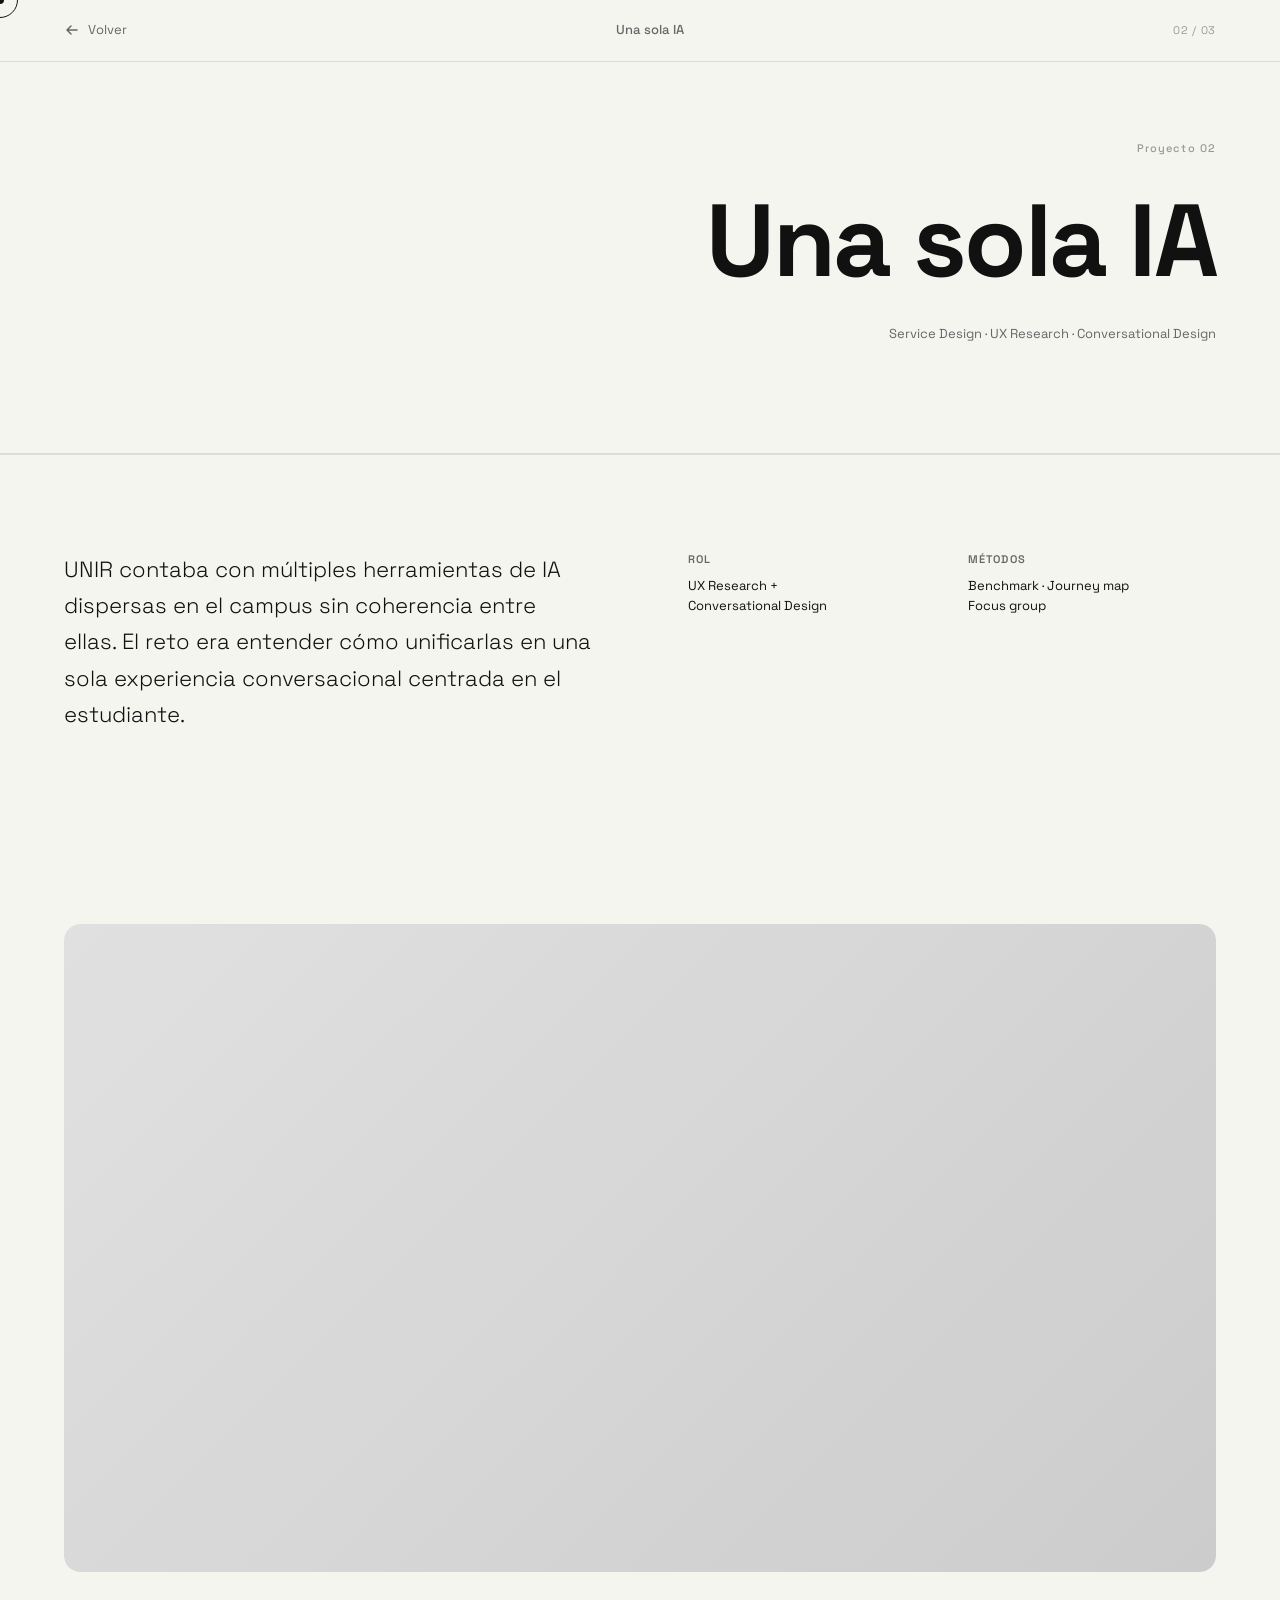
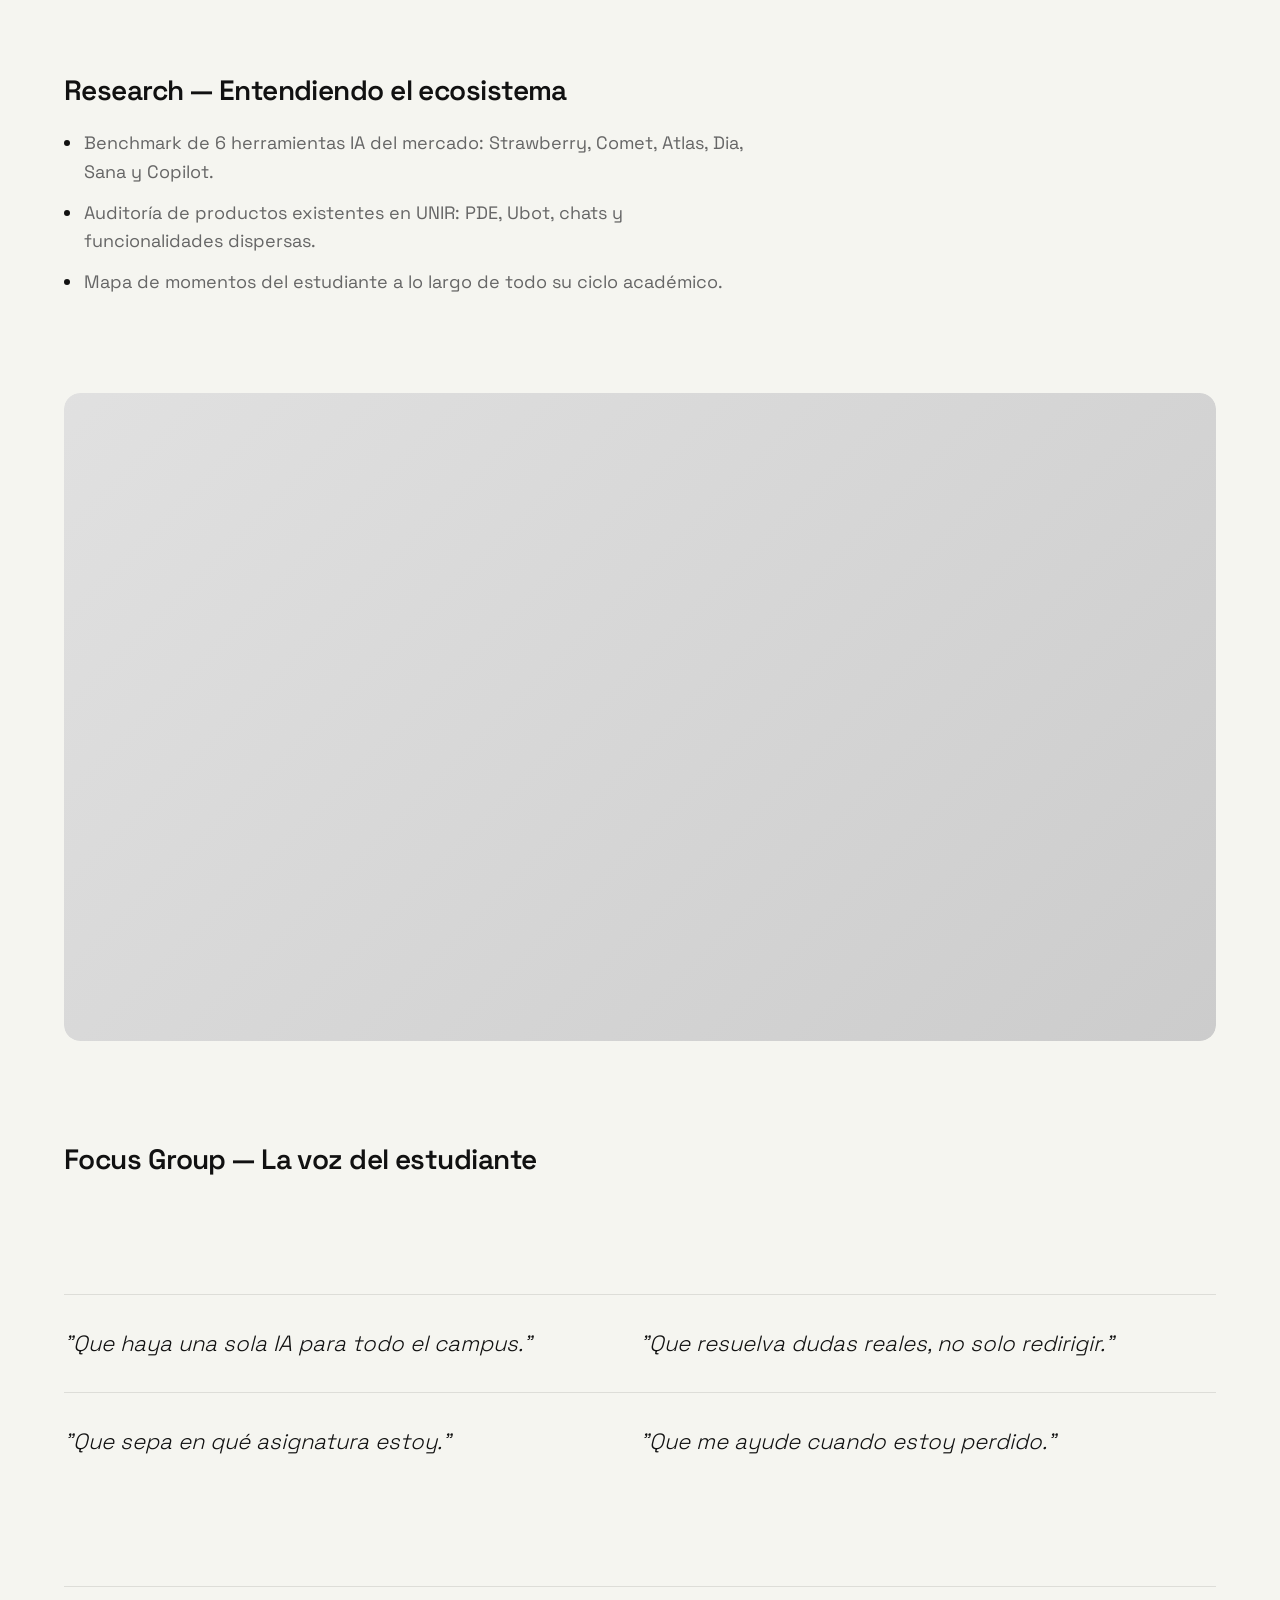
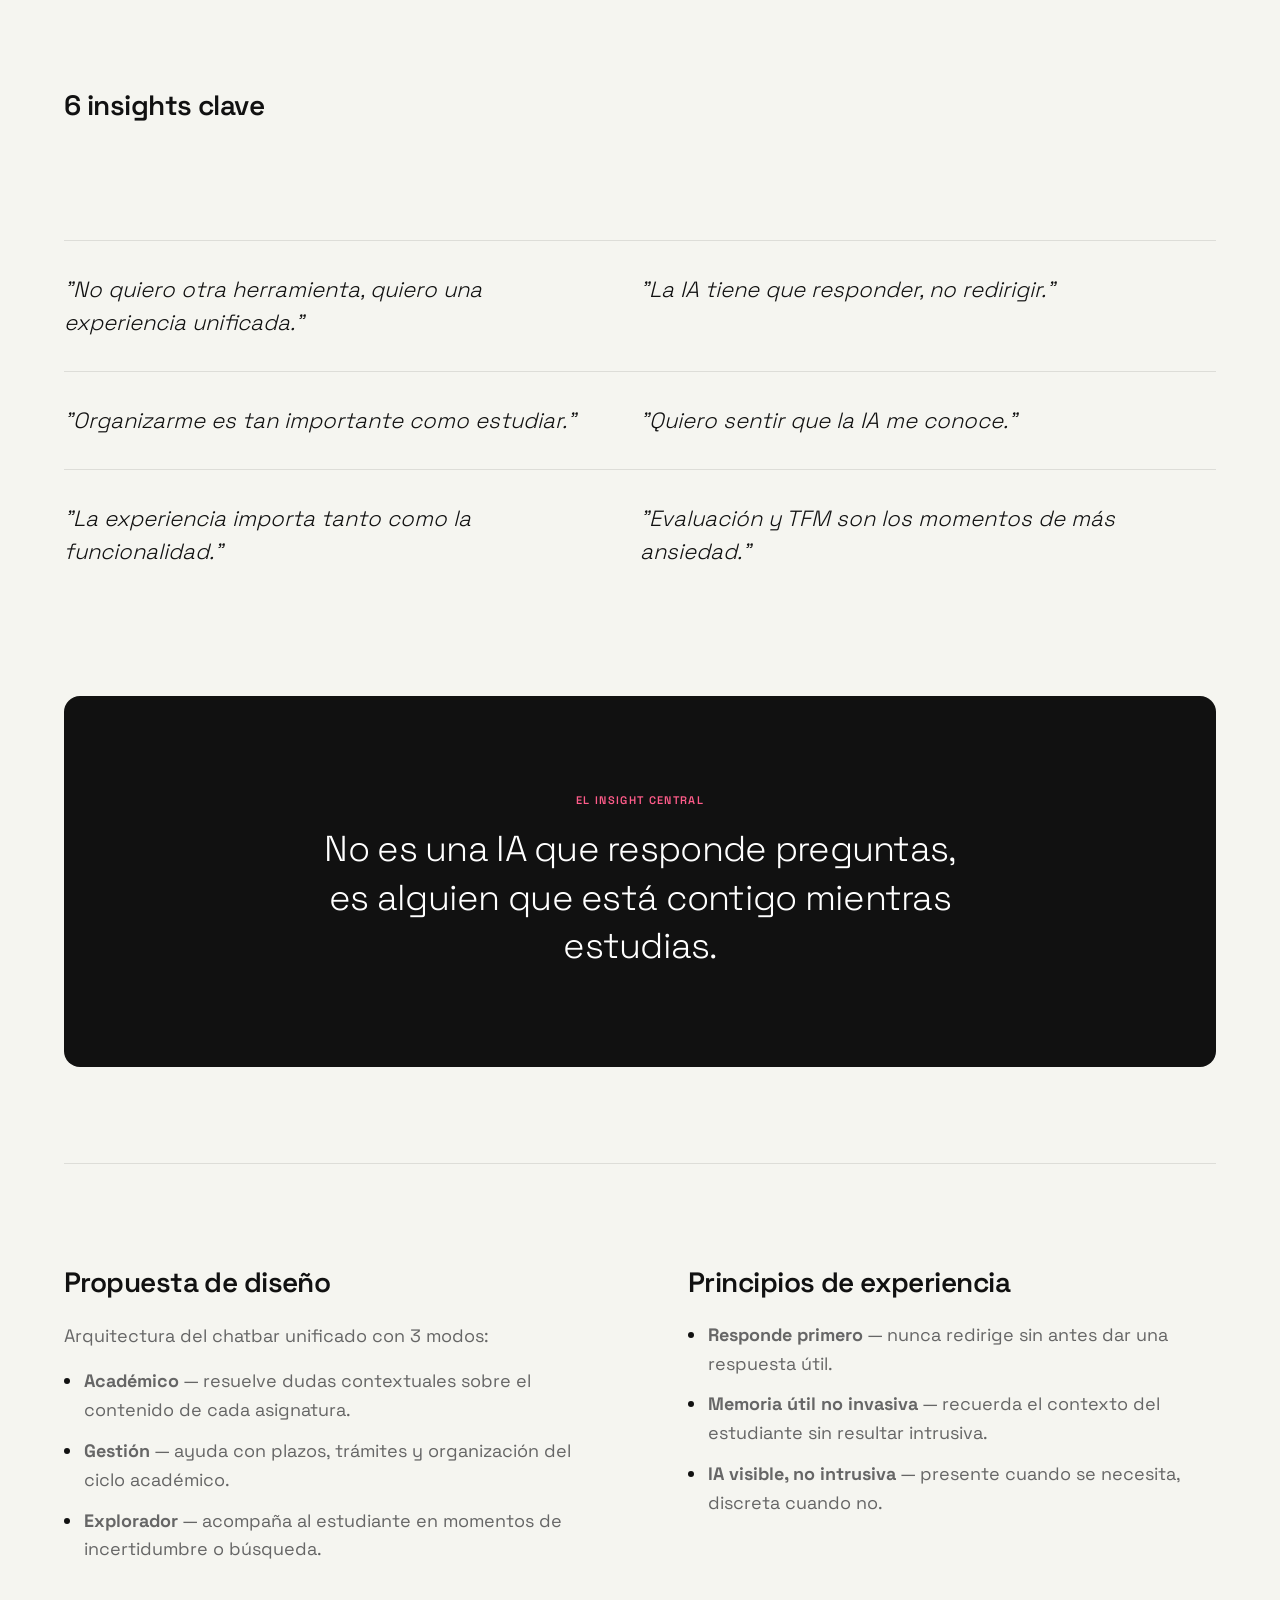
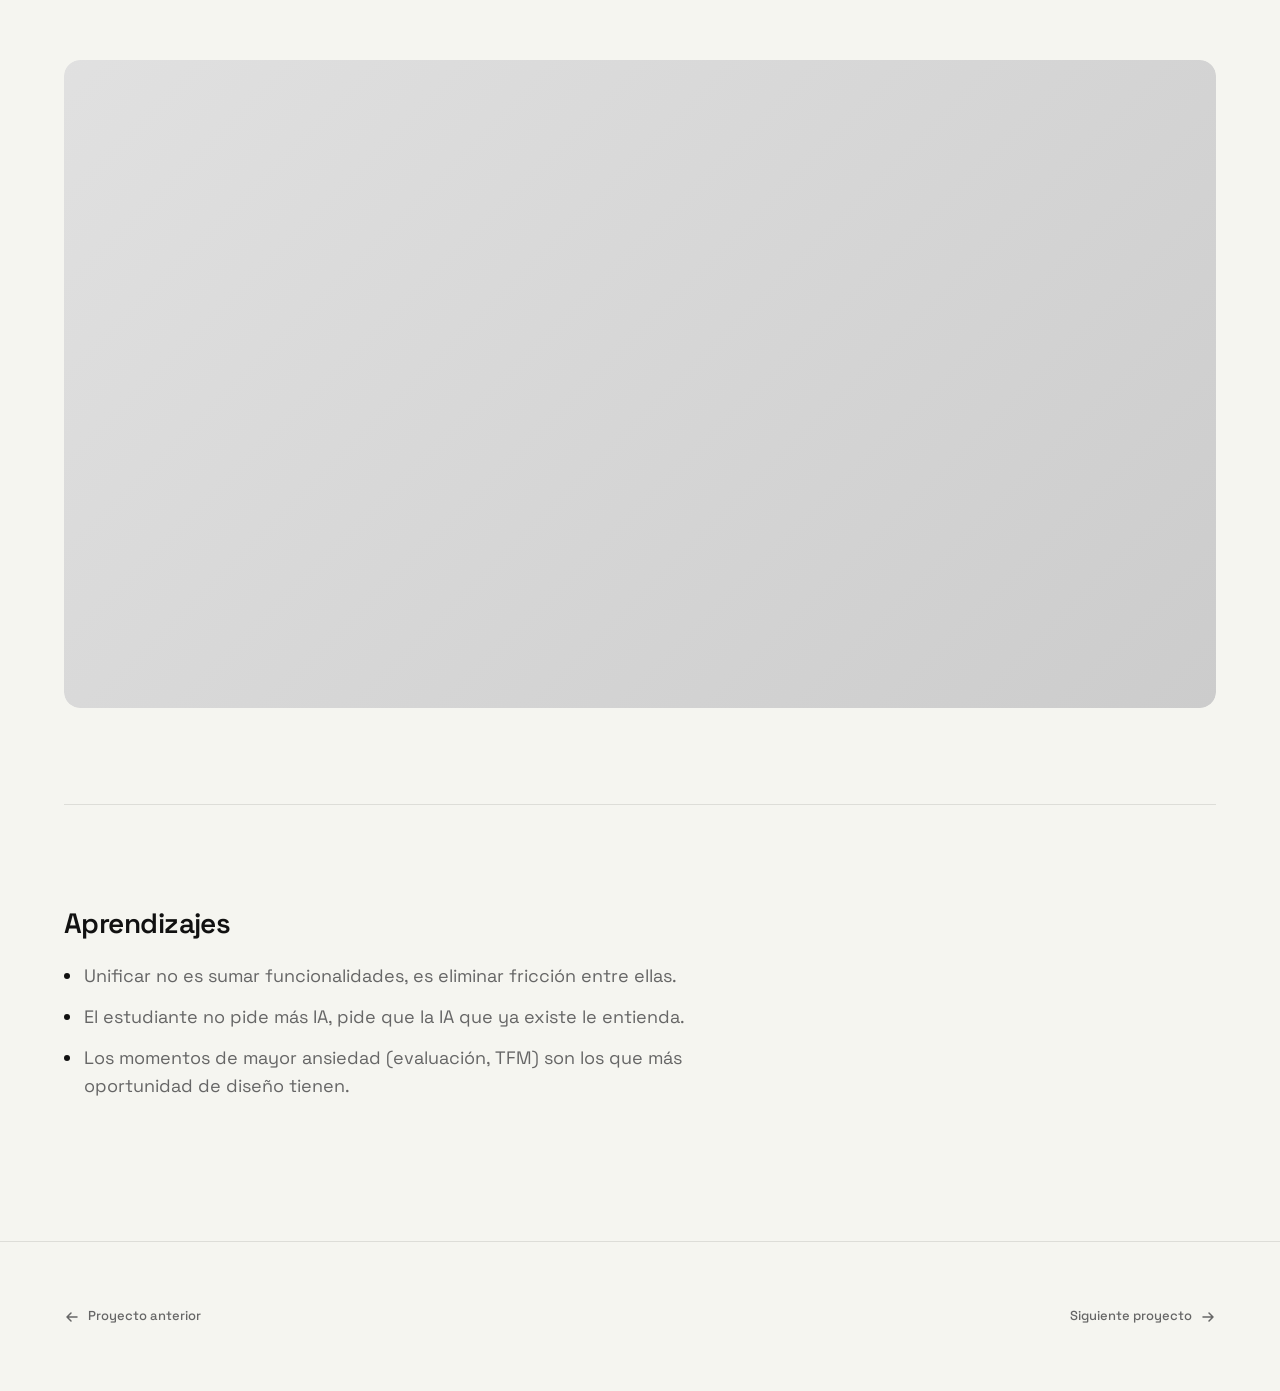
<file: unificar-experiencia.html>
<!DOCTYPE html>
<html lang="es">
<head>
    <meta charset="UTF-8">
    <meta name="viewport" content="width=device-width, initial-scale=1.0">
    <title>Una sola IA — Maria Almazan</title>
    <meta name="description" content="Cómo unificar múltiples herramientas de IA dispersas en el campus de UNIR en una sola experiencia conversacional centrada en el estudiante.">
    <link rel="preconnect" href="https://fonts.googleapis.com">
    <link rel="preconnect" href="https://fonts.gstatic.com" crossorigin>
    <link href="https://fonts.googleapis.com/css2?family=Space+Grotesk:wght@300;400;500;600;700&display=swap" rel="stylesheet">
    <link rel="stylesheet" href="css/style.css">
</head>
<body>

    <!-- Custom cursor -->
    <div class="cursor" id="cursor"></div>
    <div class="cursor-follower" id="cursor-follower"></div>

    <!-- Navegación del proyecto -->
    <header class="project-nav" id="nav">
        <a href="index.html" class="project-nav__back">
            <svg width="16" height="16" viewBox="0 0 16 16" fill="none" aria-hidden="true">
                <path d="M13 8H3M7 4L3 8l4 4" stroke="currentColor" stroke-width="1.5" stroke-linecap="round" stroke-linejoin="round"/>
            </svg>
            Volver
        </a>
        <span class="project-nav__title">Una sola IA</span>
        <span class="project-nav__index">02 / 03</span>
    </header>

    <main>

        <!-- ─── Hero sin imagen (proyecto de investigación) ────────────── -->
        <section class="project-hero project-hero--text">
            <div class="project-hero__header" data-reveal>
                <span class="project-hero__number">Proyecto 02</span>
                <h1 class="project-hero__title">Una sola IA</h1>
                <span class="project-hero__category">Service Design · UX Research · Conversational Design</span>
            </div>
        </section>

        <!-- ─── Información del proyecto ────────────────────────────────── -->
        <section class="project-info">

            <div class="project-info__description" data-reveal>
                <p>
                    UNIR contaba con múltiples herramientas de IA dispersas en el campus
                    sin coherencia entre ellas. El reto era entender cómo unificarlas
                    en una sola experiencia conversacional centrada en el estudiante.
                </p>
            </div>

            <div class="project-info__meta" data-reveal data-reveal-delay="1">
                <div class="meta-item">
                    <span class="meta-item__label">Rol</span>
                    <span class="meta-item__value">UX Research +<br>Conversational Design</span>
                </div>
                <div class="meta-item">
                    <span class="meta-item__label">Métodos</span>
                    <span class="meta-item__value">Benchmark · Journey map<br>Focus group</span>
                </div>
            </div>

        </section>

        <!-- ─── Contenido del proyecto ─────────────────────────────────── -->
        <div class="project-content">

            <!-- Imagen overview -->
            <!-- <img src="assets/images/project-02-overview.jpg" alt="Vista general del ecosistema de herramientas UNIR"> -->
            <div class="content-image" data-reveal>
                <div class="content-image__placeholder" style="--ph-hue: 40"></div>
            </div>

            <!-- Research -->
            <div class="content-text" data-reveal>
                <h2>Research — Entendiendo el ecosistema</h2>
                <ul>
                    <li>Benchmark de 6 herramientas IA del mercado: Strawberry, Comet, Atlas, Dia, Sana y Copilot.</li>
                    <li>Auditoría de productos existentes en UNIR: PDE, Ubot, chats y funcionalidades dispersas.</li>
                    <li>Mapa de momentos del estudiante a lo largo de todo su ciclo académico.</li>
                </ul>
            </div>

            <!-- Imagen benchmark / mapa de journey -->
            <!-- <img src="assets/images/project-02-research.jpg" alt="Benchmark y mapa de journey del estudiante"> -->
            <div class="content-image" data-reveal>
                <div class="content-image__placeholder" style="--ph-hue: 42; aspect-ratio: 16/9;"></div>
            </div>

            <!-- Focus Group: citas en tarjetas -->
            <div class="content-text" data-reveal>
                <h2>Focus Group — La voz del estudiante</h2>
            </div>
            <div class="content-quotes" data-reveal>
                <div class="content-quote-card">
                    <p>"Que haya una sola IA para todo el campus."</p>
                </div>
                <div class="content-quote-card">
                    <p>"Que resuelva dudas reales, no solo redirigir."</p>
                </div>
                <div class="content-quote-card">
                    <p>"Que sepa en qué asignatura estoy."</p>
                </div>
                <div class="content-quote-card">
                    <p>"Que me ayude cuando estoy perdido."</p>
                </div>
            </div>

            <div class="content-divider" data-reveal></div>

            <!-- 6 Insights: también en tarjetas -->
            <div class="content-text" data-reveal>
                <h2>6 insights clave</h2>
            </div>
            <div class="content-quotes" data-reveal>
                <div class="content-quote-card">
                    <p>"No quiero otra herramienta, quiero una experiencia unificada."</p>
                </div>
                <div class="content-quote-card">
                    <p>"La IA tiene que responder, no redirigir."</p>
                </div>
                <div class="content-quote-card">
                    <p>"Organizarme es tan importante como estudiar."</p>
                </div>
                <div class="content-quote-card">
                    <p>"Quiero sentir que la IA me conoce."</p>
                </div>
                <div class="content-quote-card">
                    <p>"La experiencia importa tanto como la funcionalidad."</p>
                </div>
                <div class="content-quote-card">
                    <p>"Evaluación y TFM son los momentos de más ansiedad."</p>
                </div>
            </div>

            <!-- Insight central: bloque invertido -->
            <div class="content-callout" data-reveal>
                <span class="content-callout__label">El insight central</span>
                <p class="content-callout__text">
                    No es una IA que responde preguntas,<br>
                    es alguien que está contigo mientras estudias.
                </p>
            </div>

            <div class="content-divider" data-reveal></div>

            <!-- Propuesta + Principios en dos columnas -->
            <div class="content-two-col" data-reveal>
                <div class="content-text">
                    <h2>Propuesta de diseño</h2>
                    <p>Arquitectura del chatbar unificado con 3 modos:</p>
                    <ul>
                        <li><strong>Académico</strong> — resuelve dudas contextuales sobre el contenido de cada asignatura.</li>
                        <li><strong>Gestión</strong> — ayuda con plazos, trámites y organización del ciclo académico.</li>
                        <li><strong>Explorador</strong> — acompaña al estudiante en momentos de incertidumbre o búsqueda.</li>
                    </ul>
                </div>
                <div class="content-text">
                    <h2>Principios de experiencia</h2>
                    <ul>
                        <li><strong>Responde primero</strong> — nunca redirige sin antes dar una respuesta útil.</li>
                        <li><strong>Memoria útil no invasiva</strong> — recuerda el contexto del estudiante sin resultar intrusiva.</li>
                        <li><strong>IA visible, no intrusiva</strong> — presente cuando se necesita, discreta cuando no.</li>
                    </ul>
                </div>
            </div>

            <!-- Una sola imagen del prototipo -->
            <!-- <img src="assets/images/project-02-prototype.jpg" alt="Prototipo del chatbar unificado"> -->
            <div class="content-image" data-reveal>
                <div class="content-image__placeholder" style="--ph-hue: 40; aspect-ratio: 16/9;"></div>
            </div>

            <div class="content-divider" data-reveal></div>

            <!-- Aprendizajes -->
            <div class="content-text" data-reveal>
                <h2>Aprendizajes</h2>
                <ul>
                    <li>Unificar no es sumar funcionalidades, es eliminar fricción entre ellas.</li>
                    <li>El estudiante no pide más IA, pide que la IA que ya existe le entienda.</li>
                    <li>Los momentos de mayor ansiedad (evaluación, TFM) son los que más oportunidad de diseño tienen.</li>
                </ul>
            </div>

        </div>

    </main>

    <footer class="project-footer">
        <div class="project-footer__inner">
            <a href="nueva-revista.html" class="project-footer__back">
                <svg width="16" height="16" viewBox="0 0 16 16" fill="none" aria-hidden="true">
                    <path d="M13 8H3M7 4L3 8l4 4" stroke="currentColor" stroke-width="1.5" stroke-linecap="round" stroke-linejoin="round"/>
                </svg>
                Proyecto anterior
            </a>
            <a href="simuladoria.html" class="project-footer__next">
                Siguiente proyecto
                <svg width="16" height="16" viewBox="0 0 16 16" fill="none" aria-hidden="true">
                    <path d="M3 8h10M9 4l4 4-4 4" stroke="currentColor" stroke-width="1.5" stroke-linecap="round" stroke-linejoin="round"/>
                </svg>
            </a>
        </div>
    </footer>

    <script src="js/main.js"></script>
</body>
</html>
</file>
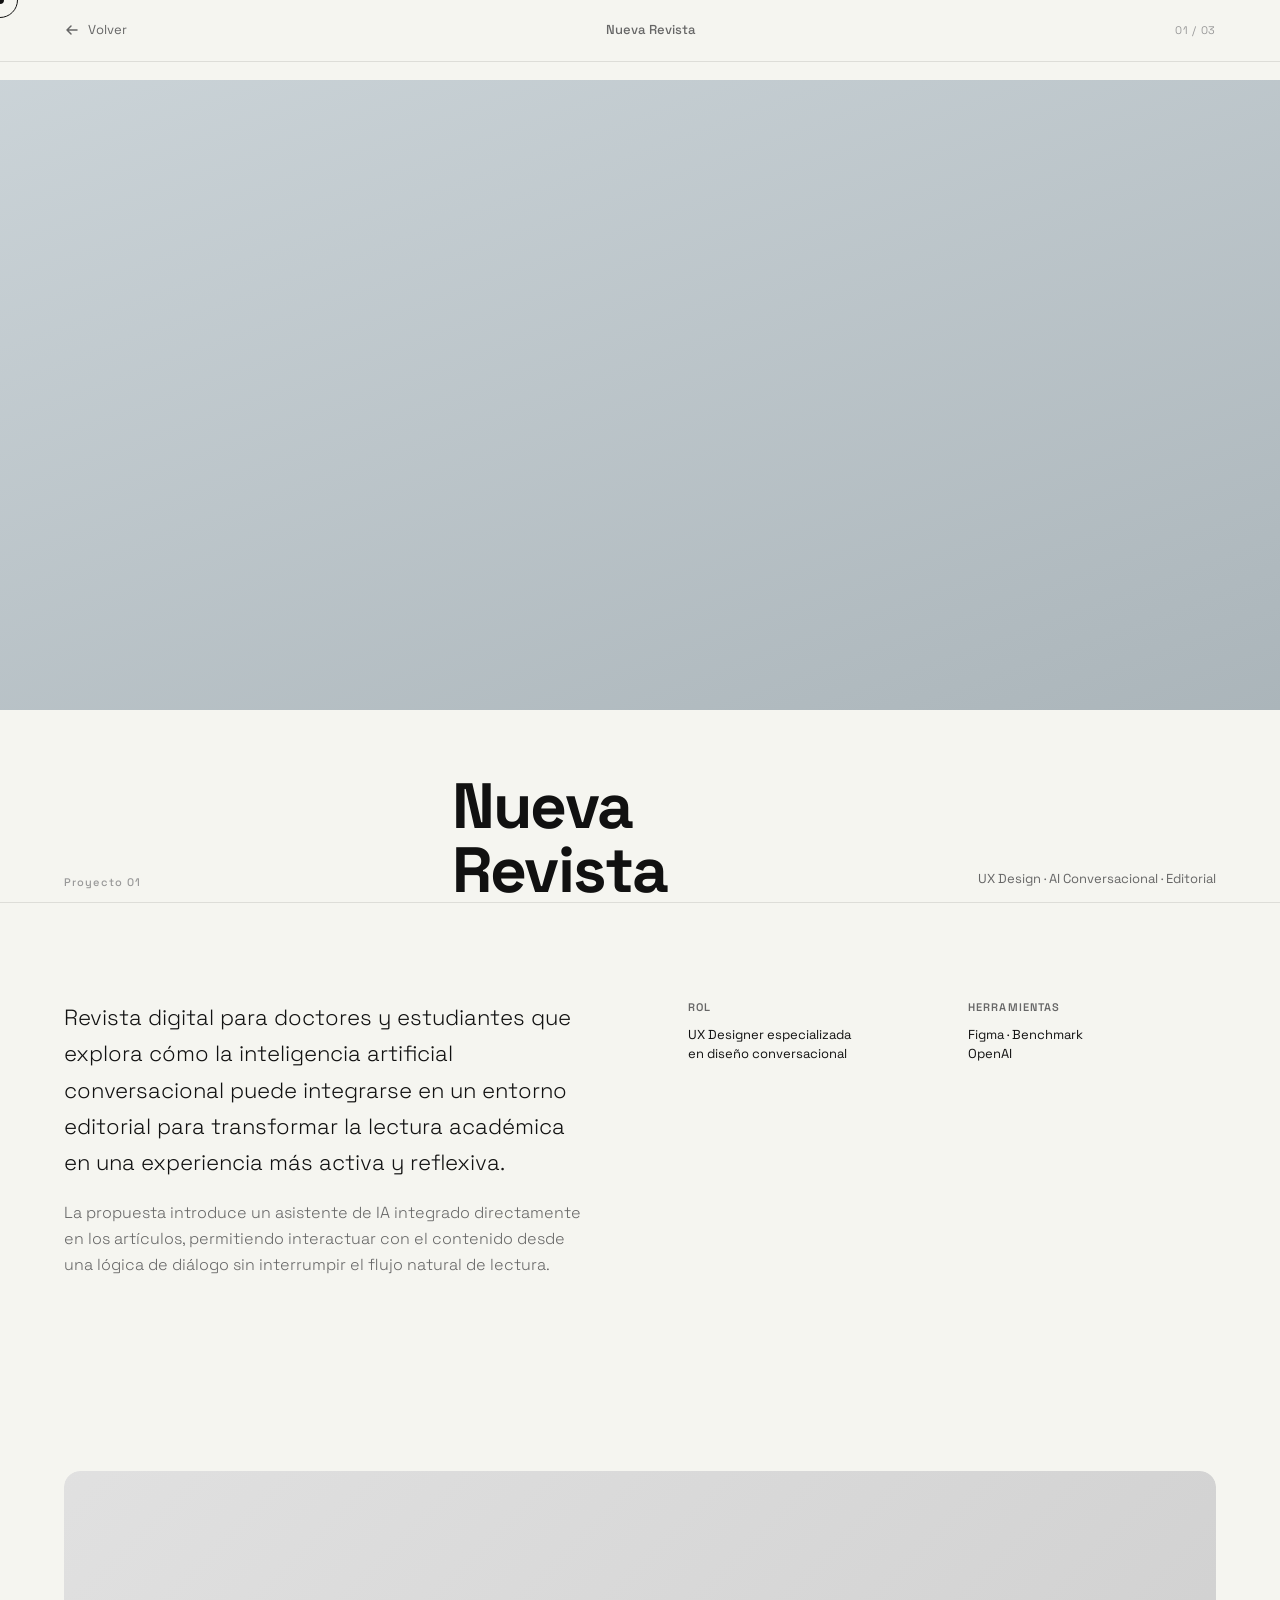
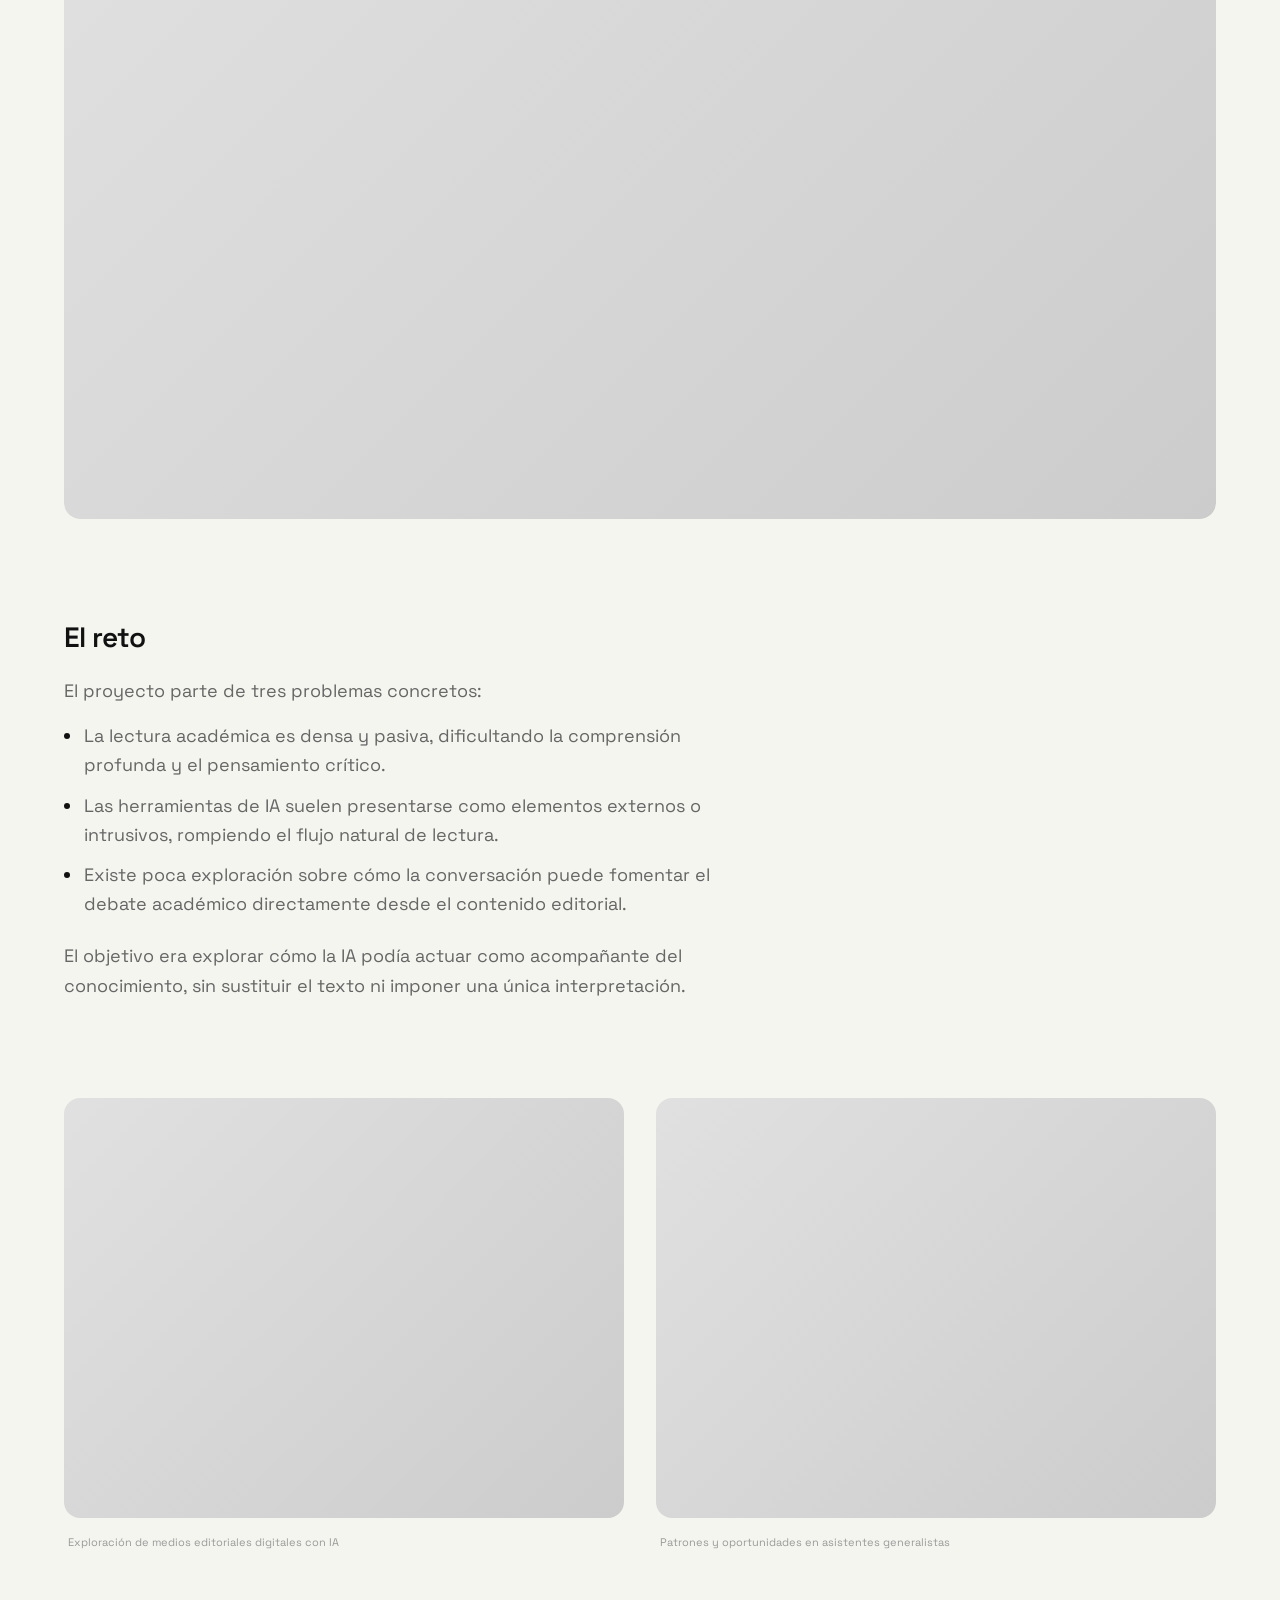
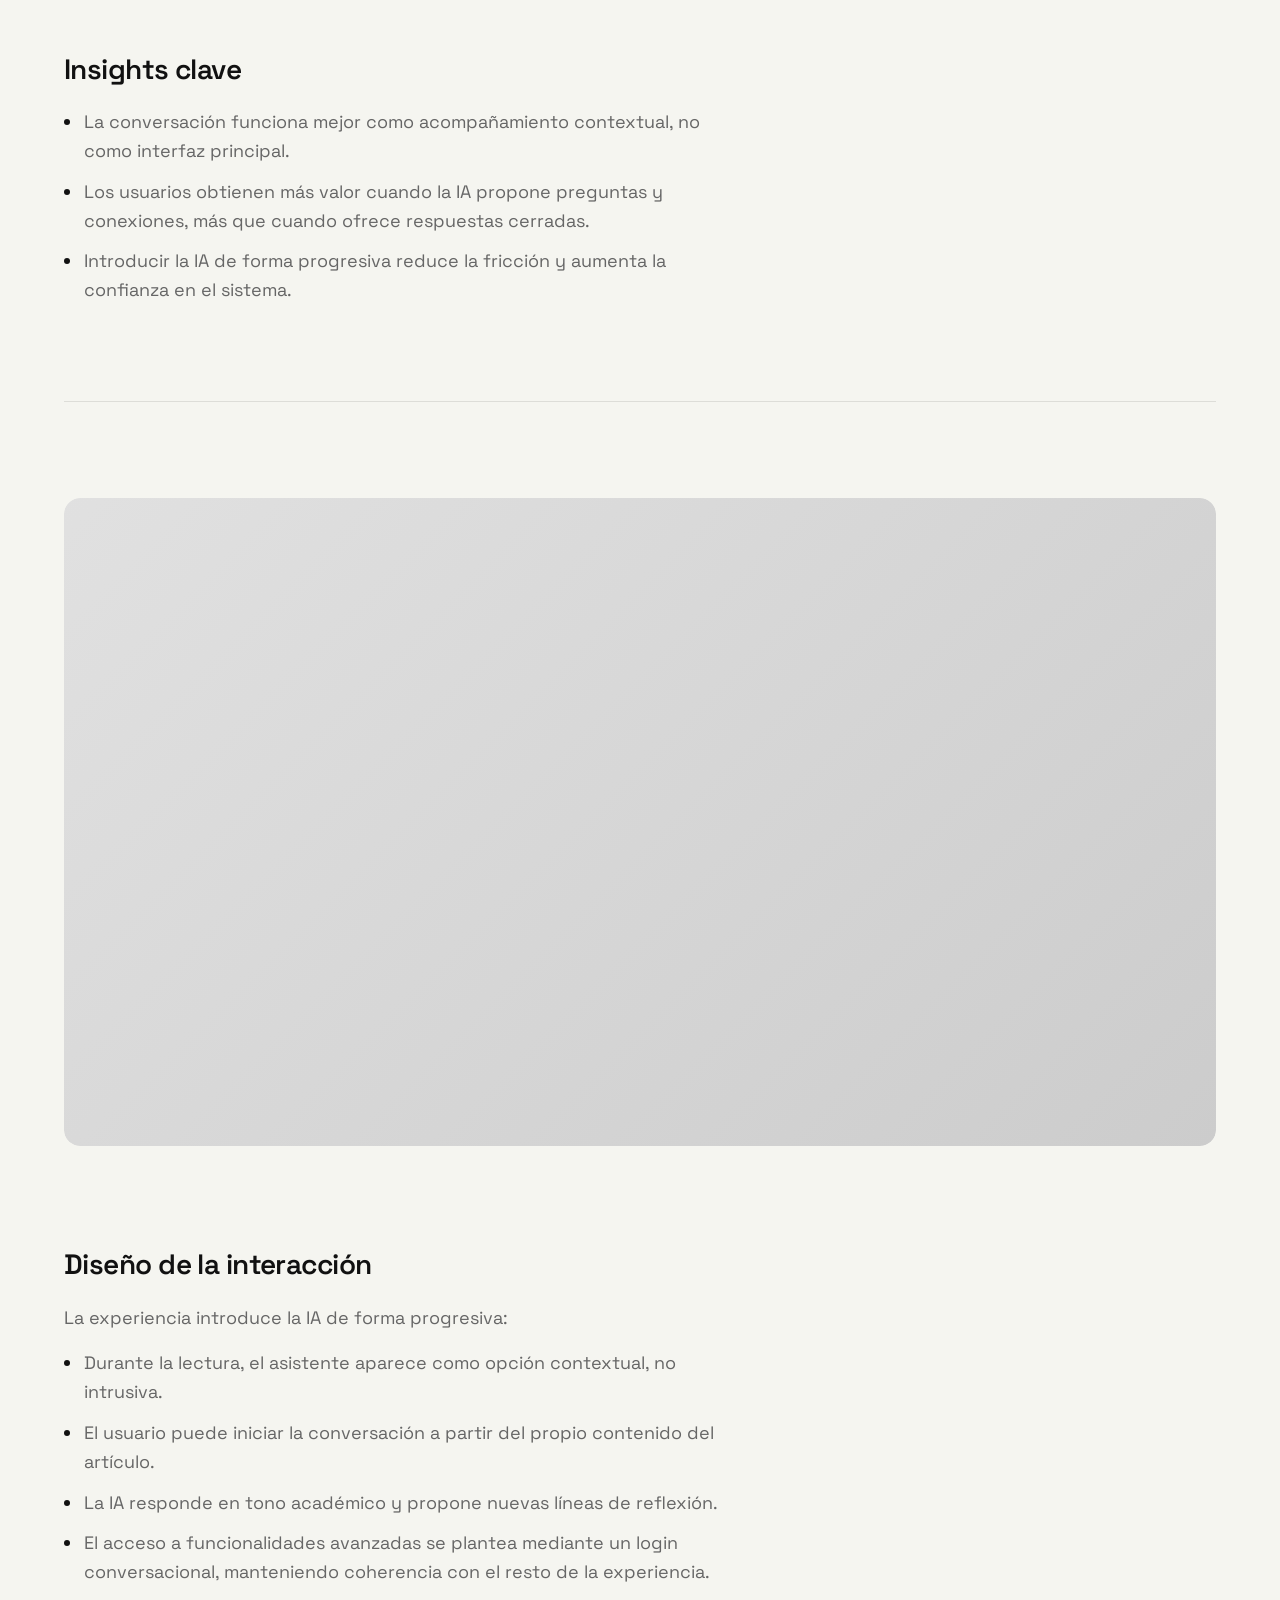
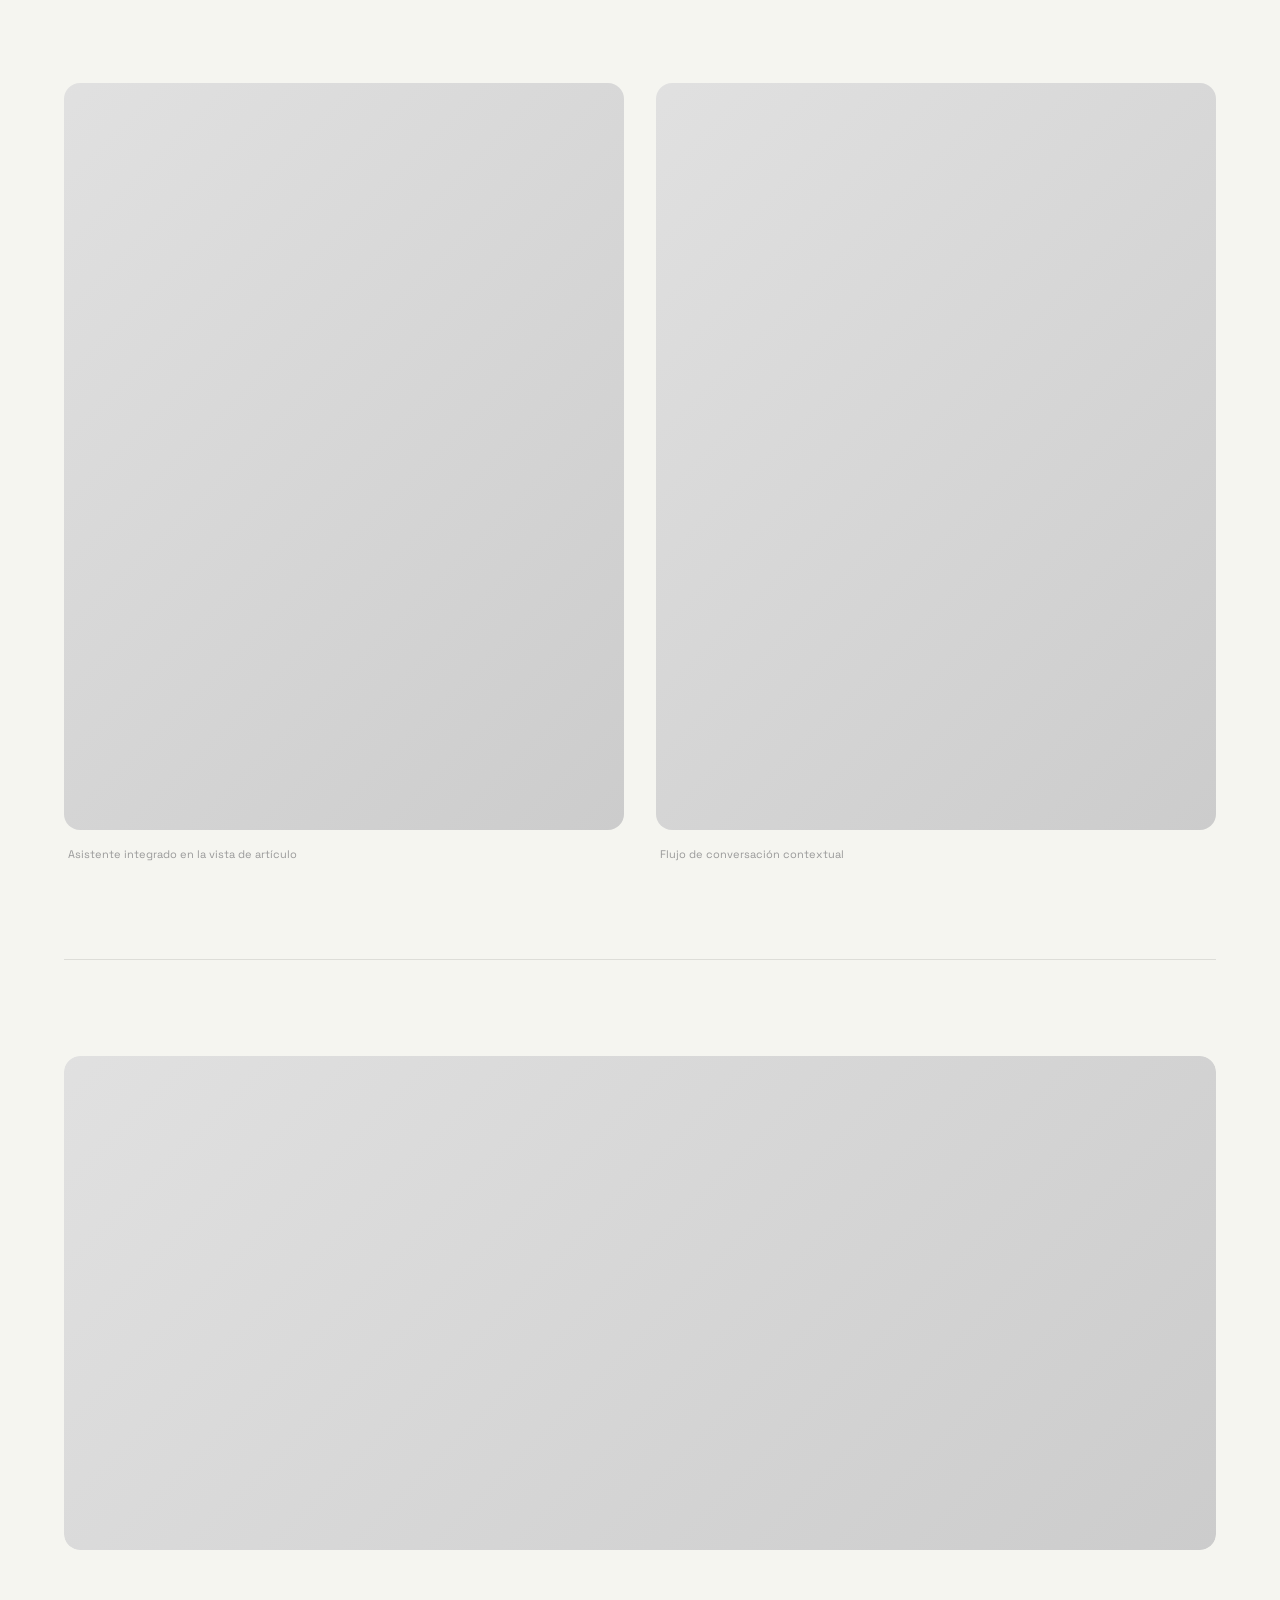
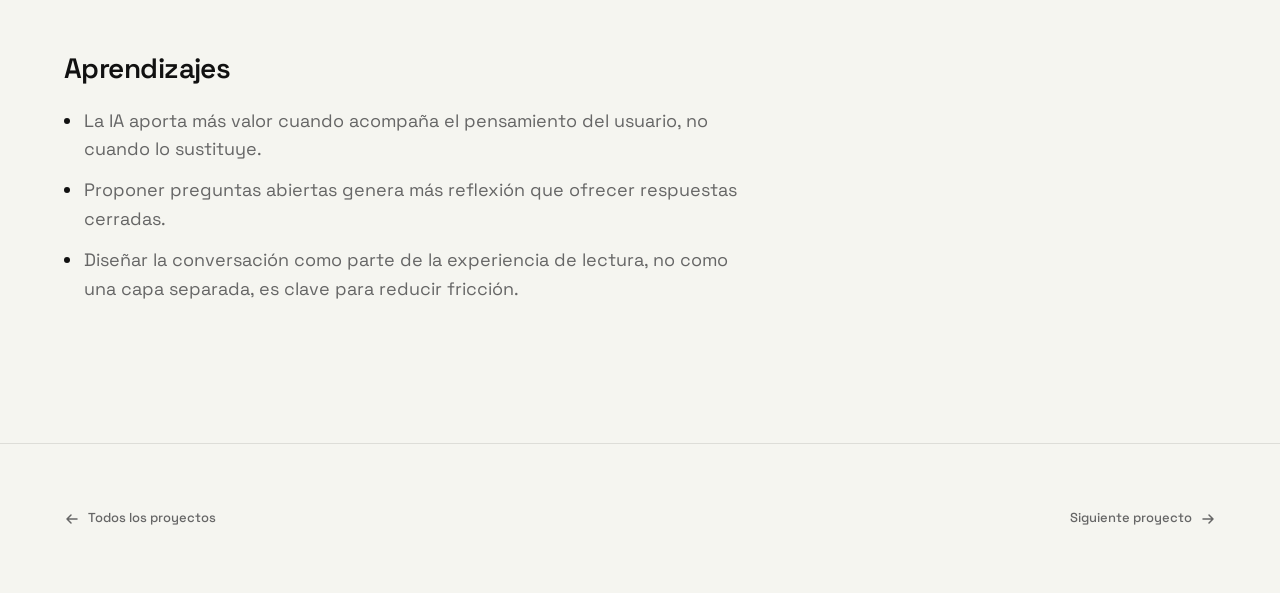
<file: projects/project-01.html>
<!DOCTYPE html>
<html lang="es">
<head>
    <meta charset="UTF-8">
    <meta name="viewport" content="width=device-width, initial-scale=1.0">
    <title>Nueva Revista — Maria Almazan</title>
    <meta name="description" content="Exploración sobre cómo la IA conversacional puede integrarse en un entorno editorial para enriquecer la lectura de contenido académico.">
    <link rel="preconnect" href="https://fonts.googleapis.com">
    <link rel="preconnect" href="https://fonts.gstatic.com" crossorigin>
    <link href="https://fonts.googleapis.com/css2?family=Space+Grotesk:wght@300;400;500;600;700&display=swap" rel="stylesheet">
    <link rel="stylesheet" href="../css/style.css">
</head>
<body>

    <!-- Custom cursor -->
    <div class="cursor" id="cursor"></div>
    <div class="cursor-follower" id="cursor-follower"></div>

    <!-- Navegación del proyecto -->
    <header class="project-nav" id="nav">
        <a href="../index.html" class="project-nav__back">
            <svg width="16" height="16" viewBox="0 0 16 16" fill="none" aria-hidden="true">
                <path d="M13 8H3M7 4L3 8l4 4" stroke="currentColor" stroke-width="1.5" stroke-linecap="round" stroke-linejoin="round"/>
            </svg>
            Volver
        </a>
        <span class="project-nav__title">Nueva Revista</span>
        <span class="project-nav__index">01 / 03</span>
    </header>

    <main>

        <!-- ─── Hero del proyecto ────────────────────────────────────────── -->
        <section class="project-hero">

            <!-- REEMPLAZA el placeholder con tu imagen de portada:
                 <img src="../assets/images/project-01-cover.jpg" alt="Nueva Revista — Asistente de IA integrado en revista digital">
            -->
            <div class="project-hero__cover">
                <div class="project-hero__placeholder" style="--project-hue: 200"></div>
            </div>

            <div class="project-hero__header" data-reveal>
                <span class="project-hero__number">Proyecto 01</span>
                <h1 class="project-hero__title">Nueva<br>Revista</h1>
                <span class="project-hero__category">UX Design · AI Conversacional · Editorial</span>
            </div>

        </section>

        <!-- ─── Información del proyecto ────────────────────────────────── -->
        <section class="project-info">

            <div class="project-info__description" data-reveal>
                <p>
                    Revista digital para doctores y estudiantes que explora cómo
                    la inteligencia artificial conversacional puede integrarse en
                    un entorno editorial para transformar la lectura académica en
                    una experiencia más activa y reflexiva.
                </p>
                <p style="margin-top: 1.2em; color: var(--text-secondary); font-size: var(--size-base);">
                    La propuesta introduce un asistente de IA integrado
                    directamente en los artículos, permitiendo interactuar con el
                    contenido desde una lógica de diálogo sin interrumpir el flujo
                    natural de lectura.
                </p>
            </div>

            <div class="project-info__meta" data-reveal data-reveal-delay="1">
                <div class="meta-item">
                    <span class="meta-item__label">Rol</span>
                    <span class="meta-item__value">UX Designer especializada<br>en diseño conversacional</span>
                </div>
                <div class="meta-item">
                    <span class="meta-item__label">Herramientas</span>
                    <span class="meta-item__value">Figma · Benchmark<br>OpenAI</span>
                </div>
            </div>

        </section>

        <!-- ─── Contenido del proyecto ─────────────────────────────────── -->
        <div class="project-content">

            <!-- Imagen principal / overview de la interfaz -->
            <!-- <img src="../assets/images/project-01-overview.jpg" alt="Vista general de la interfaz de Nueva Revista"> -->
            <div class="content-image" data-reveal>
                <div class="content-image__placeholder" style="--ph-hue: 200"></div>
            </div>

            <!-- Reto -->
            <div class="content-text" data-reveal>
                <h2>El reto</h2>
                <p>El proyecto parte de tres problemas concretos:</p>
                <ul>
                    <li>La lectura académica es densa y pasiva, dificultando la comprensión profunda y el pensamiento crítico.</li>
                    <li>Las herramientas de IA suelen presentarse como elementos externos o intrusivos, rompiendo el flujo natural de lectura.</li>
                    <li>Existe poca exploración sobre cómo la conversación puede fomentar el debate académico directamente desde el contenido editorial.</li>
                </ul>
                <p style="margin-top: 1.2em;">
                    El objetivo era explorar cómo la IA podía actuar como acompañante
                    del conocimiento, sin sustituir el texto ni imponer una única interpretación.
                </p>
            </div>

            <!-- Investigación / benchmarking (2 imágenes) -->
            <!-- REEMPLAZA con capturas del visual bench o mapas de investigación -->
            <div class="content-grid" data-reveal>
                <figure class="content-figure">
                    <!-- <img src="../assets/images/project-01-research-1.jpg" alt="Análisis de productos editoriales con IA"> -->
                    <div class="content-image__placeholder" style="--ph-hue: 210; aspect-ratio: 4/3;"></div>
                    <figcaption>Exploración de medios editoriales digitales con IA</figcaption>
                </figure>
                <figure class="content-figure">
                    <!-- <img src="../assets/images/project-01-research-2.jpg" alt="Patrones identificados en asistentes conversacionales"> -->
                    <div class="content-image__placeholder" style="--ph-hue: 195; aspect-ratio: 4/3;"></div>
                    <figcaption>Patrones y oportunidades en asistentes generalistas</figcaption>
                </figure>
            </div>

            <!-- Insights -->
            <div class="content-text" data-reveal>
                <h2>Insights clave</h2>
                <ul>
                    <li>La conversación funciona mejor como acompañamiento contextual, no como interfaz principal.</li>
                    <li>Los usuarios obtienen más valor cuando la IA propone preguntas y conexiones, más que cuando ofrece respuestas cerradas.</li>
                    <li>Introducir la IA de forma progresiva reduce la fricción y aumenta la confianza en el sistema.</li>
                </ul>
            </div>

            <div class="content-divider" data-reveal></div>

            <!-- Enfoque conversacional / imagen de flujos o principios -->
            <!-- REEMPLAZA con el diagrama de flujos conversacionales o mapa de comportamiento -->
            <div class="content-image" data-reveal>
                <!-- <img src="../assets/images/project-01-flows.jpg" alt="Flujos conversacionales del asistente"> -->
                <div class="content-image__placeholder" style="--ph-hue: 205; aspect-ratio: 16/9;"></div>
            </div>

            <!-- Diseño de la interacción -->
            <div class="content-text" data-reveal>
                <h2>Diseño de la interacción</h2>
                <p>La experiencia introduce la IA de forma progresiva:</p>
                <ul>
                    <li>Durante la lectura, el asistente aparece como opción contextual, no intrusiva.</li>
                    <li>El usuario puede iniciar la conversación a partir del propio contenido del artículo.</li>
                    <li>La IA responde en tono académico y propone nuevas líneas de reflexión.</li>
                    <li>El acceso a funcionalidades avanzadas se plantea mediante un login conversacional, manteniendo coherencia con el resto de la experiencia.</li>
                </ul>
            </div>

            <!-- Comportamiento del asistente + resultado final -->
            <!-- REEMPLAZA con mockups de la interfaz final o pantallas del prototipo -->
            <div class="content-grid" data-reveal>
                <figure class="content-figure">
                    <!-- <img src="../assets/images/project-01-assistant-1.jpg" alt="Asistente integrado en el artículo"> -->
                    <div class="content-image__placeholder" style="--ph-hue: 208; aspect-ratio: 3/4;"></div>
                    <figcaption>Asistente integrado en la vista de artículo</figcaption>
                </figure>
                <figure class="content-figure">
                    <!-- <img src="../assets/images/project-01-assistant-2.jpg" alt="Flujo de conversación con el asistente"> -->
                    <div class="content-image__placeholder" style="--ph-hue: 200; aspect-ratio: 3/4;"></div>
                    <figcaption>Flujo de conversación contextual</figcaption>
                </figure>
            </div>

            <div class="content-divider" data-reveal></div>

            <!-- Imagen panorámica final (mockup, prototipo o pantalla completa) -->
            <!-- REEMPLAZA con una imagen amplia del resultado -->
            <div class="content-image" data-reveal>
                <!-- <img src="../assets/images/project-01-final.jpg" alt="Resultado final — Nueva Revista"> -->
                <div class="content-image__placeholder" style="--ph-hue: 203; aspect-ratio: 21/9;"></div>
            </div>

            <!-- Aprendizajes -->
            <div class="content-text" data-reveal>
                <h2>Aprendizajes</h2>
                <ul>
                    <li>La IA aporta más valor cuando acompaña el pensamiento del usuario, no cuando lo sustituye.</li>
                    <li>Proponer preguntas abiertas genera más reflexión que ofrecer respuestas cerradas.</li>
                    <li>Diseñar la conversación como parte de la experiencia de lectura, no como una capa separada, es clave para reducir fricción.</li>
                </ul>
            </div>

        </div>

    </main>

    <!-- Navegación inferior -->
    <footer class="project-footer">
        <div class="project-footer__inner">
            <a href="../index.html" class="project-footer__back">
                <svg width="16" height="16" viewBox="0 0 16 16" fill="none" aria-hidden="true">
                    <path d="M13 8H3M7 4L3 8l4 4" stroke="currentColor" stroke-width="1.5" stroke-linecap="round" stroke-linejoin="round"/>
                </svg>
                Todos los proyectos
            </a>
            <a href="project-02.html" class="project-footer__next">
                Siguiente proyecto
                <svg width="16" height="16" viewBox="0 0 16 16" fill="none" aria-hidden="true">
                    <path d="M3 8h10M9 4l4 4-4 4" stroke="currentColor" stroke-width="1.5" stroke-linecap="round" stroke-linejoin="round"/>
                </svg>
            </a>
        </div>
    </footer>

    <script src="../js/main.js"></script>
</body>
</html>
</file>
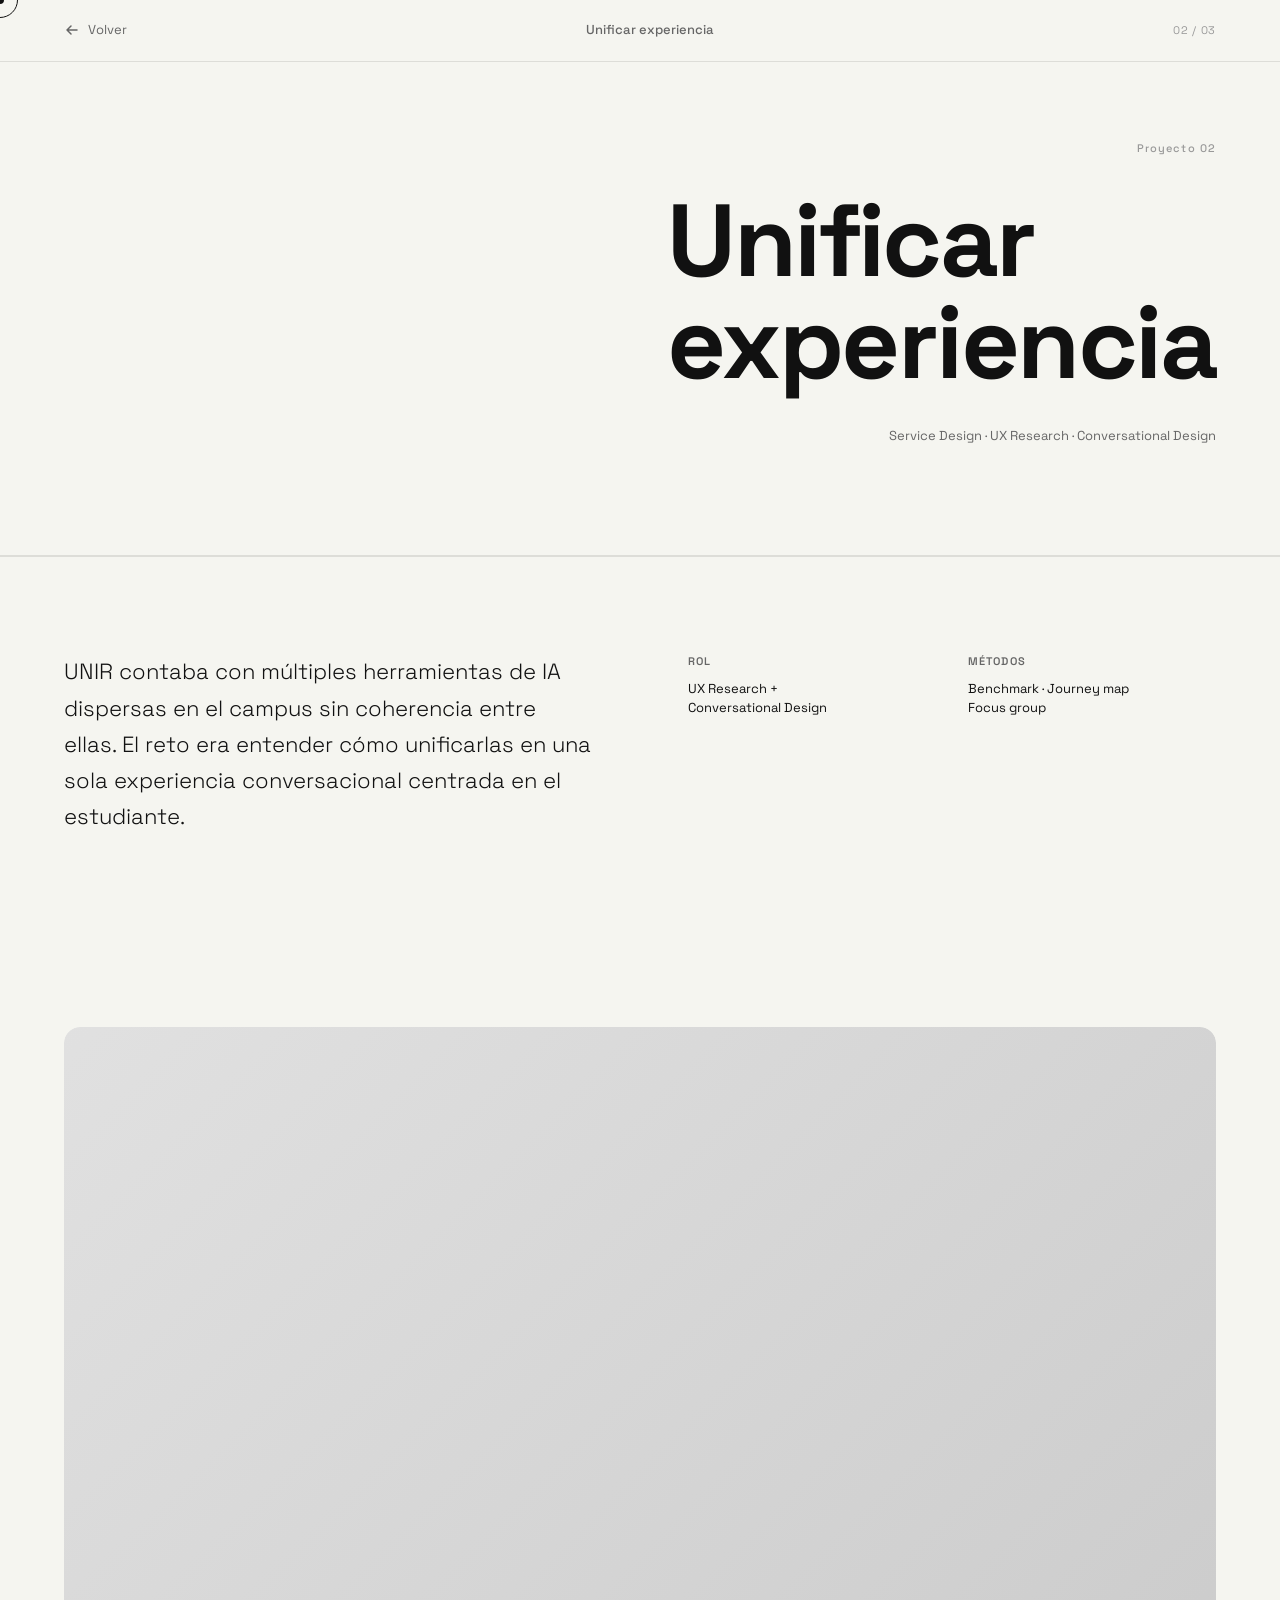
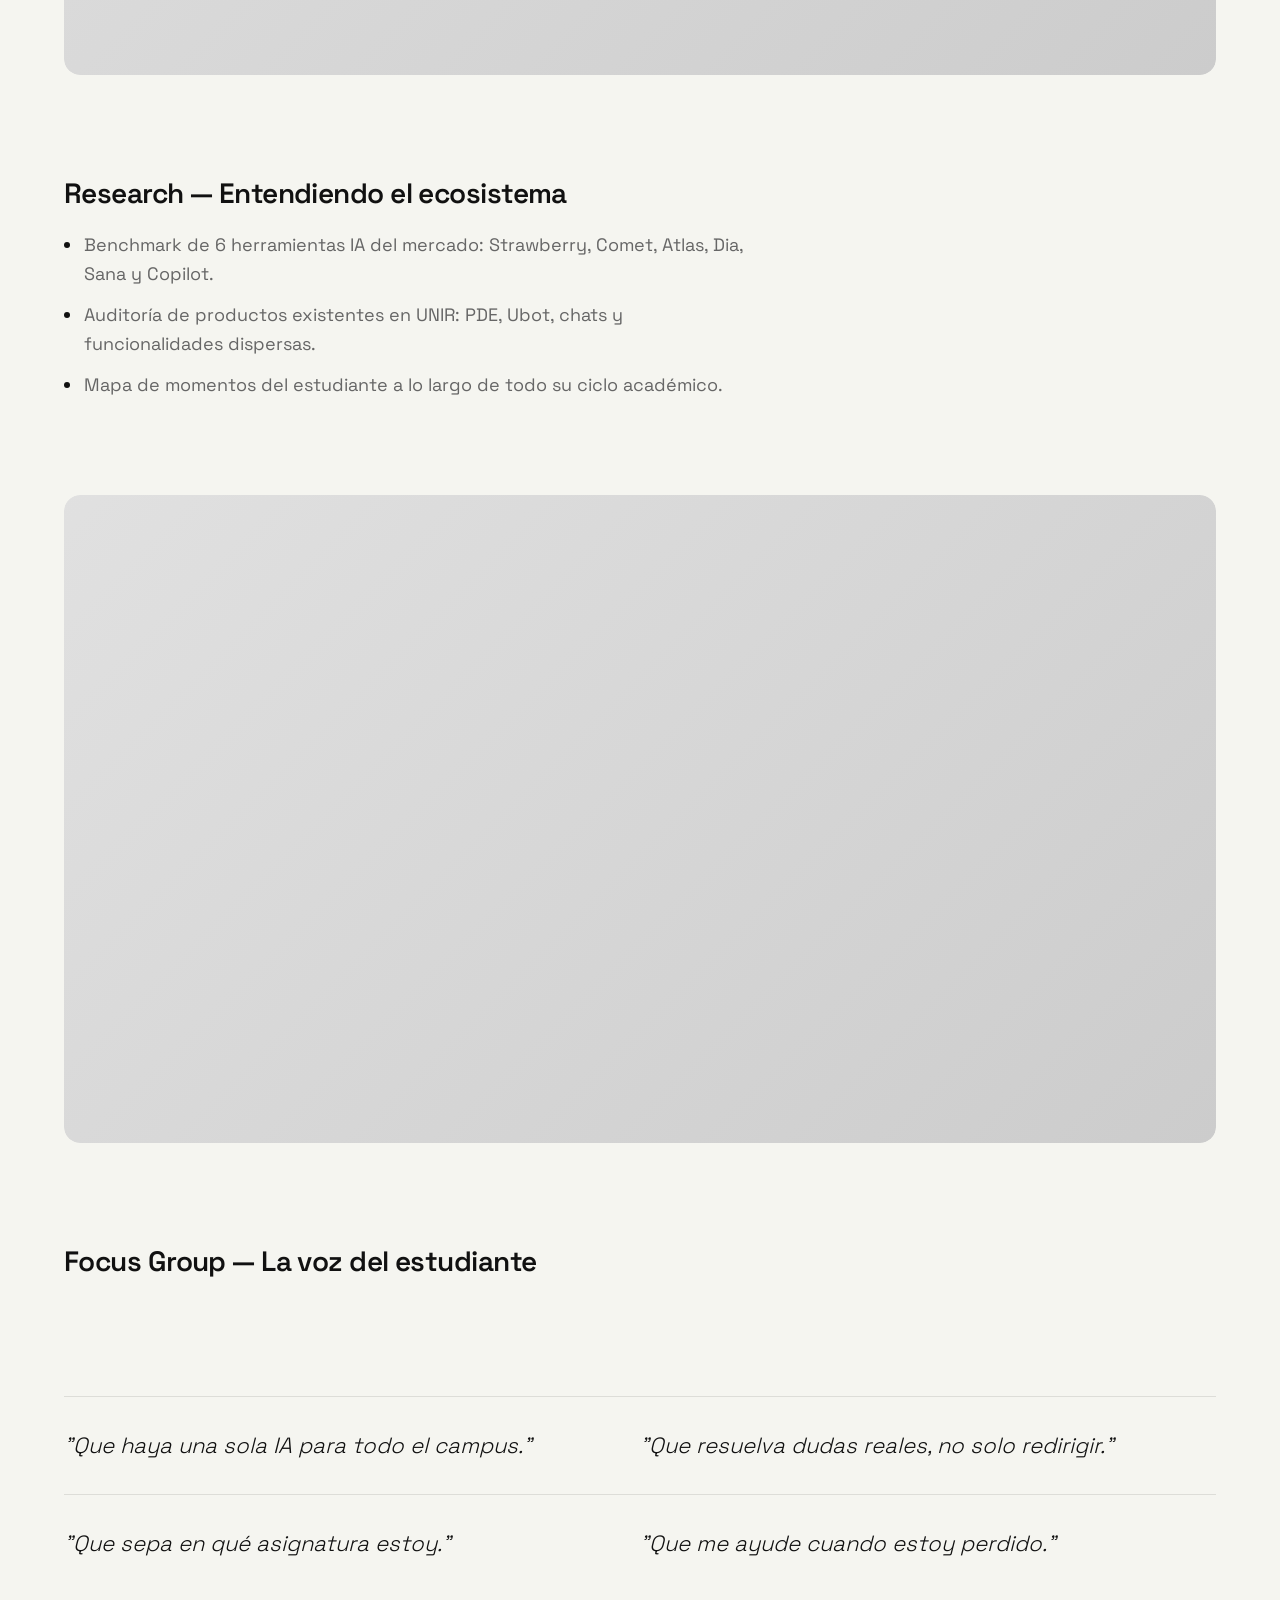
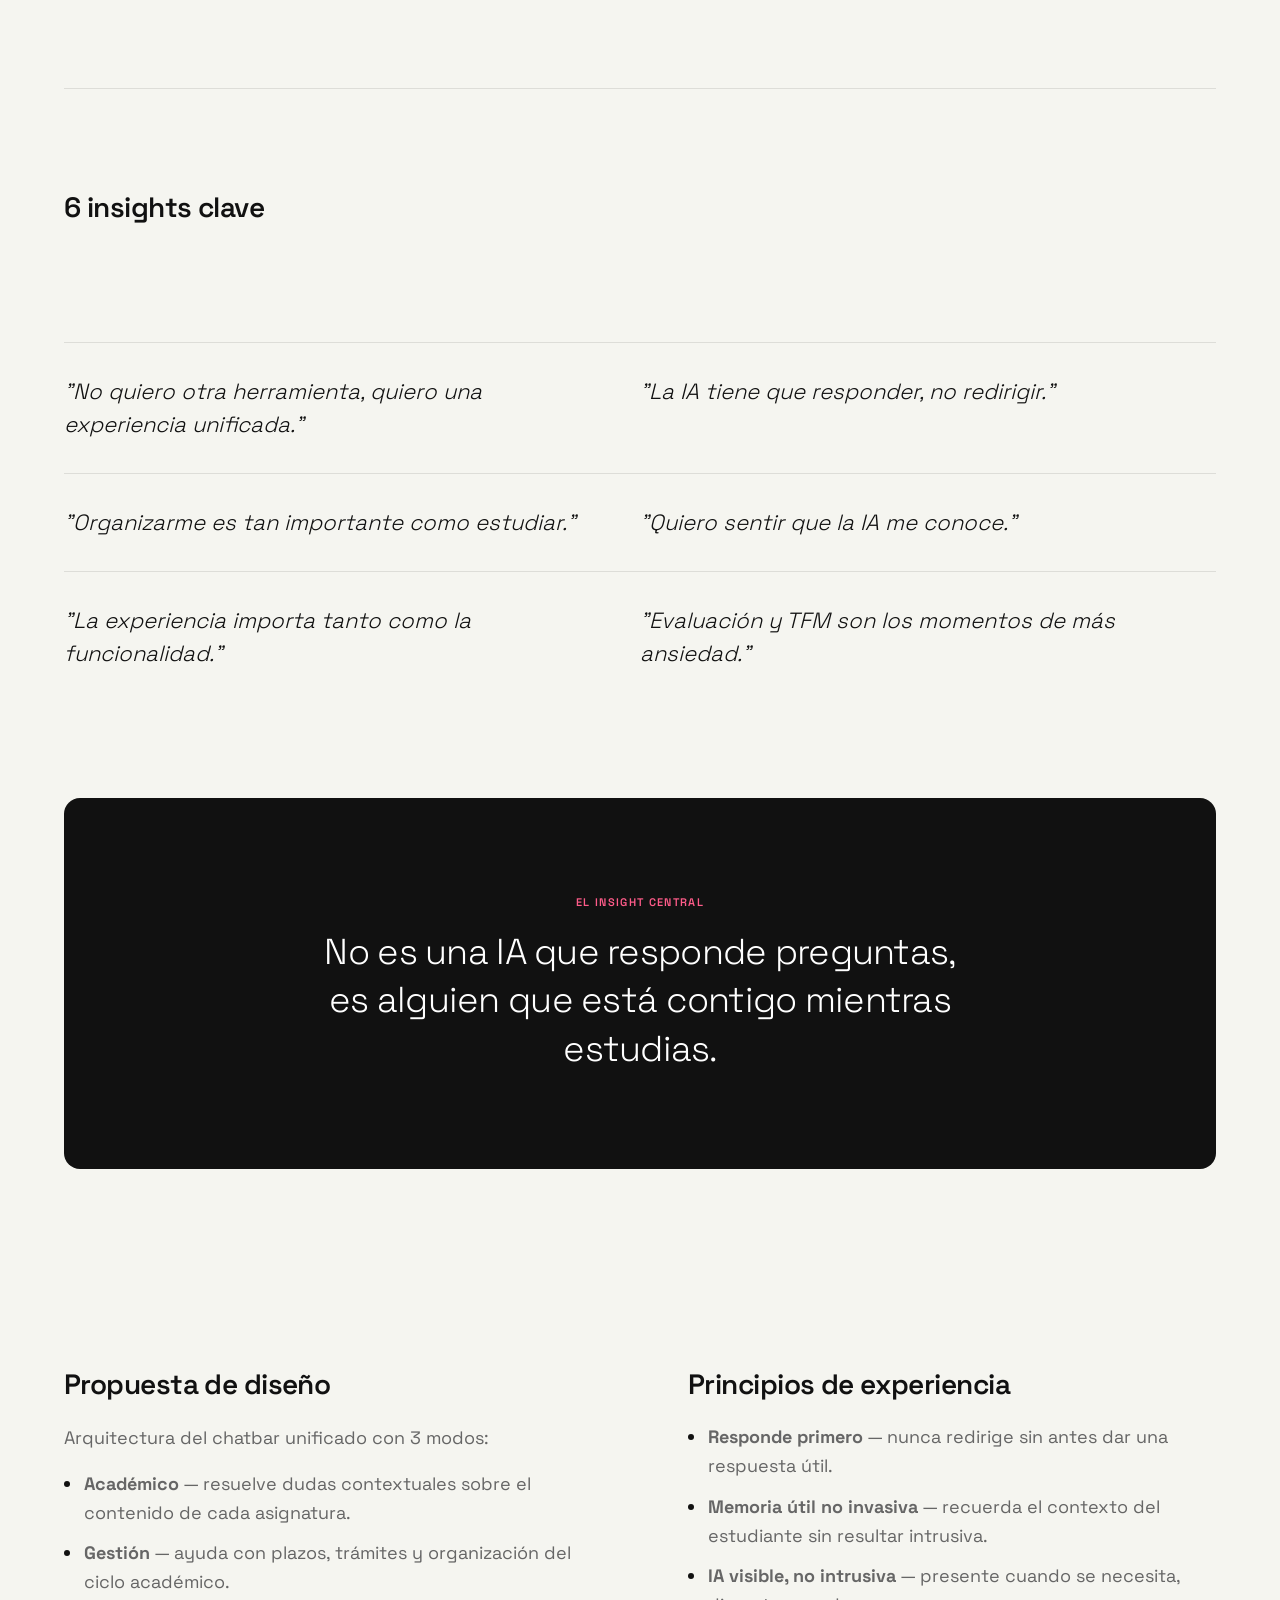
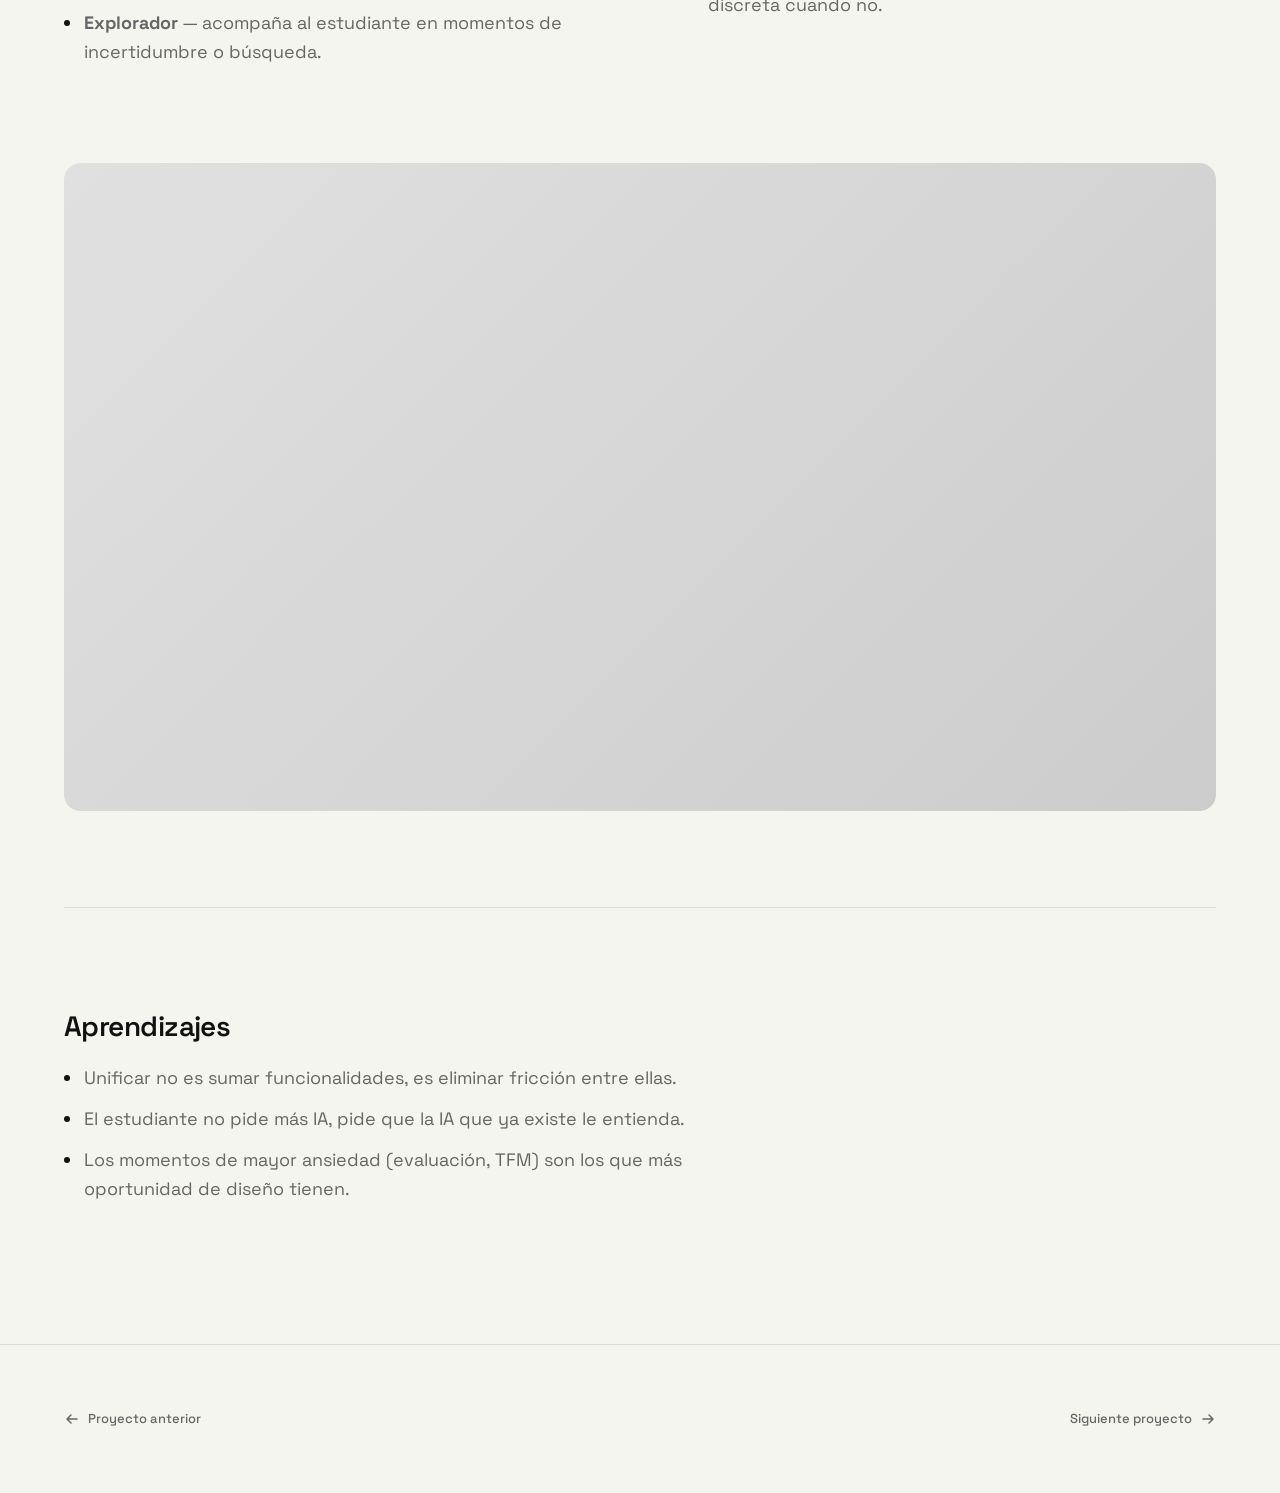
<file: projects/project-02.html>
<!DOCTYPE html>
<html lang="es">
<head>
    <meta charset="UTF-8">
    <meta name="viewport" content="width=device-width, initial-scale=1.0">
    <title>Unificar experiencia — Maria Almazan</title>
    <meta name="description" content="Cómo unificar múltiples herramientas de IA dispersas en el campus de UNIR en una sola experiencia conversacional centrada en el estudiante.">
    <link rel="preconnect" href="https://fonts.googleapis.com">
    <link rel="preconnect" href="https://fonts.gstatic.com" crossorigin>
    <link href="https://fonts.googleapis.com/css2?family=Space+Grotesk:wght@300;400;500;600;700&display=swap" rel="stylesheet">
    <link rel="stylesheet" href="../css/style.css">
</head>
<body>

    <!-- Custom cursor -->
    <div class="cursor" id="cursor"></div>
    <div class="cursor-follower" id="cursor-follower"></div>

    <!-- Navegación del proyecto -->
    <header class="project-nav" id="nav">
        <a href="../index.html" class="project-nav__back">
            <svg width="16" height="16" viewBox="0 0 16 16" fill="none" aria-hidden="true">
                <path d="M13 8H3M7 4L3 8l4 4" stroke="currentColor" stroke-width="1.5" stroke-linecap="round" stroke-linejoin="round"/>
            </svg>
            Volver
        </a>
        <span class="project-nav__title">Unificar experiencia</span>
        <span class="project-nav__index">02 / 03</span>
    </header>

    <main>

        <!-- ─── Hero sin imagen (proyecto de investigación) ────────────── -->
        <section class="project-hero project-hero--text">
            <div class="project-hero__header" data-reveal>
                <span class="project-hero__number">Proyecto 02</span>
                <h1 class="project-hero__title">Unificar<br>experiencia</h1>
                <span class="project-hero__category">Service Design · UX Research · Conversational Design</span>
            </div>
        </section>

        <!-- ─── Información del proyecto ────────────────────────────────── -->
        <section class="project-info">

            <div class="project-info__description" data-reveal>
                <p>
                    UNIR contaba con múltiples herramientas de IA dispersas en el campus
                    sin coherencia entre ellas. El reto era entender cómo unificarlas
                    en una sola experiencia conversacional centrada en el estudiante.
                </p>
            </div>

            <div class="project-info__meta" data-reveal data-reveal-delay="1">
                <div class="meta-item">
                    <span class="meta-item__label">Rol</span>
                    <span class="meta-item__value">UX Research +<br>Conversational Design</span>
                </div>
                <div class="meta-item">
                    <span class="meta-item__label">Métodos</span>
                    <span class="meta-item__value">Benchmark · Journey map<br>Focus group</span>
                </div>
            </div>

        </section>

        <!-- ─── Contenido del proyecto ─────────────────────────────────── -->
        <div class="project-content">

            <!-- Imagen overview -->
            <!-- <img src="../assets/images/project-02-overview.jpg" alt="Vista general del ecosistema de herramientas UNIR"> -->
            <div class="content-image" data-reveal>
                <div class="content-image__placeholder" style="--ph-hue: 40"></div>
            </div>

            <!-- Research -->
            <div class="content-text" data-reveal>
                <h2>Research — Entendiendo el ecosistema</h2>
                <ul>
                    <li>Benchmark de 6 herramientas IA del mercado: Strawberry, Comet, Atlas, Dia, Sana y Copilot.</li>
                    <li>Auditoría de productos existentes en UNIR: PDE, Ubot, chats y funcionalidades dispersas.</li>
                    <li>Mapa de momentos del estudiante a lo largo de todo su ciclo académico.</li>
                </ul>
            </div>

            <!-- Imagen benchmark / mapa de journey -->
            <!-- <img src="../assets/images/project-02-research.jpg" alt="Benchmark y mapa de journey del estudiante"> -->
            <div class="content-image" data-reveal>
                <div class="content-image__placeholder" style="--ph-hue: 42; aspect-ratio: 16/9;"></div>
            </div>

            <!-- Focus Group: citas en tarjetas -->
            <div class="content-text" data-reveal>
                <h2>Focus Group — La voz del estudiante</h2>
            </div>
            <div class="content-quotes" data-reveal>
                <div class="content-quote-card">
                    <p>"Que haya una sola IA para todo el campus."</p>
                </div>
                <div class="content-quote-card">
                    <p>"Que resuelva dudas reales, no solo redirigir."</p>
                </div>
                <div class="content-quote-card">
                    <p>"Que sepa en qué asignatura estoy."</p>
                </div>
                <div class="content-quote-card">
                    <p>"Que me ayude cuando estoy perdido."</p>
                </div>
            </div>

            <div class="content-divider" data-reveal></div>

            <!-- 6 Insights: también en tarjetas -->
            <div class="content-text" data-reveal>
                <h2>6 insights clave</h2>
            </div>
            <div class="content-quotes" data-reveal>
                <div class="content-quote-card">
                    <p>"No quiero otra herramienta, quiero una experiencia unificada."</p>
                </div>
                <div class="content-quote-card">
                    <p>"La IA tiene que responder, no redirigir."</p>
                </div>
                <div class="content-quote-card">
                    <p>"Organizarme es tan importante como estudiar."</p>
                </div>
                <div class="content-quote-card">
                    <p>"Quiero sentir que la IA me conoce."</p>
                </div>
                <div class="content-quote-card">
                    <p>"La experiencia importa tanto como la funcionalidad."</p>
                </div>
                <div class="content-quote-card">
                    <p>"Evaluación y TFM son los momentos de más ansiedad."</p>
                </div>
            </div>

            <!-- Insight central: bloque invertido -->
            <div class="content-callout" data-reveal>
                <span class="content-callout__label">El insight central</span>
                <p class="content-callout__text">
                    No es una IA que responde preguntas,<br>
                    es alguien que está contigo mientras estudias.
                </p>
            </div>

            <div class="content-divider" data-reveal></div>

            <!-- Propuesta + Principios en dos columnas -->
            <div class="content-two-col" data-reveal>
                <div class="content-text">
                    <h2>Propuesta de diseño</h2>
                    <p>Arquitectura del chatbar unificado con 3 modos:</p>
                    <ul>
                        <li><strong>Académico</strong> — resuelve dudas contextuales sobre el contenido de cada asignatura.</li>
                        <li><strong>Gestión</strong> — ayuda con plazos, trámites y organización del ciclo académico.</li>
                        <li><strong>Explorador</strong> — acompaña al estudiante en momentos de incertidumbre o búsqueda.</li>
                    </ul>
                </div>
                <div class="content-text">
                    <h2>Principios de experiencia</h2>
                    <ul>
                        <li><strong>Responde primero</strong> — nunca redirige sin antes dar una respuesta útil.</li>
                        <li><strong>Memoria útil no invasiva</strong> — recuerda el contexto del estudiante sin resultar intrusiva.</li>
                        <li><strong>IA visible, no intrusiva</strong> — presente cuando se necesita, discreta cuando no.</li>
                    </ul>
                </div>
            </div>

            <!-- Una sola imagen del prototipo -->
            <!-- <img src="../assets/images/project-02-prototype.jpg" alt="Prototipo del chatbar unificado"> -->
            <div class="content-image" data-reveal>
                <div class="content-image__placeholder" style="--ph-hue: 40; aspect-ratio: 16/9;"></div>
            </div>

            <div class="content-divider" data-reveal></div>

            <!-- Aprendizajes -->
            <div class="content-text" data-reveal>
                <h2>Aprendizajes</h2>
                <ul>
                    <li>Unificar no es sumar funcionalidades, es eliminar fricción entre ellas.</li>
                    <li>El estudiante no pide más IA, pide que la IA que ya existe le entienda.</li>
                    <li>Los momentos de mayor ansiedad (evaluación, TFM) son los que más oportunidad de diseño tienen.</li>
                </ul>
            </div>

        </div>

    </main>

    <footer class="project-footer">
        <div class="project-footer__inner">
            <a href="project-01.html" class="project-footer__back">
                <svg width="16" height="16" viewBox="0 0 16 16" fill="none" aria-hidden="true">
                    <path d="M13 8H3M7 4L3 8l4 4" stroke="currentColor" stroke-width="1.5" stroke-linecap="round" stroke-linejoin="round"/>
                </svg>
                Proyecto anterior
            </a>
            <a href="project-03.html" class="project-footer__next">
                Siguiente proyecto
                <svg width="16" height="16" viewBox="0 0 16 16" fill="none" aria-hidden="true">
                    <path d="M3 8h10M9 4l4 4-4 4" stroke="currentColor" stroke-width="1.5" stroke-linecap="round" stroke-linejoin="round"/>
                </svg>
            </a>
        </div>
    </footer>

    <script src="../js/main.js"></script>
</body>
</html>
</file>
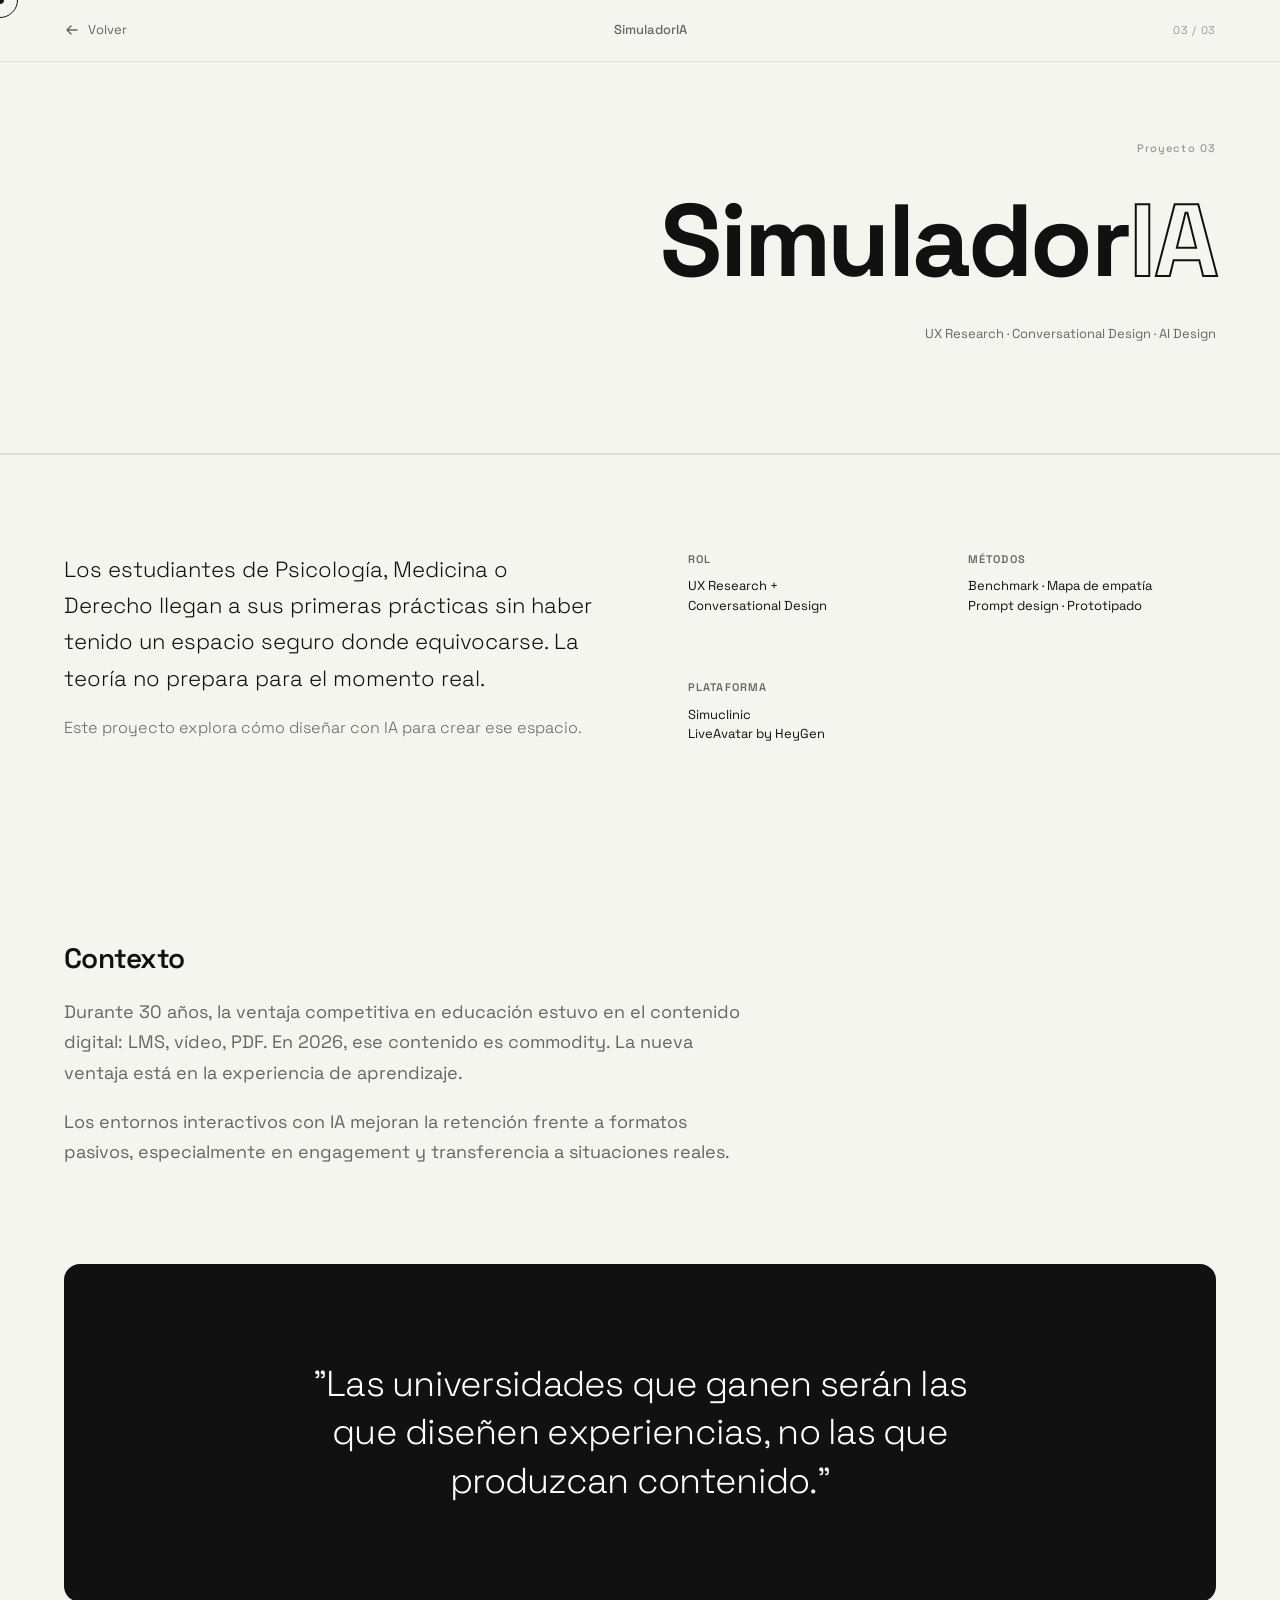
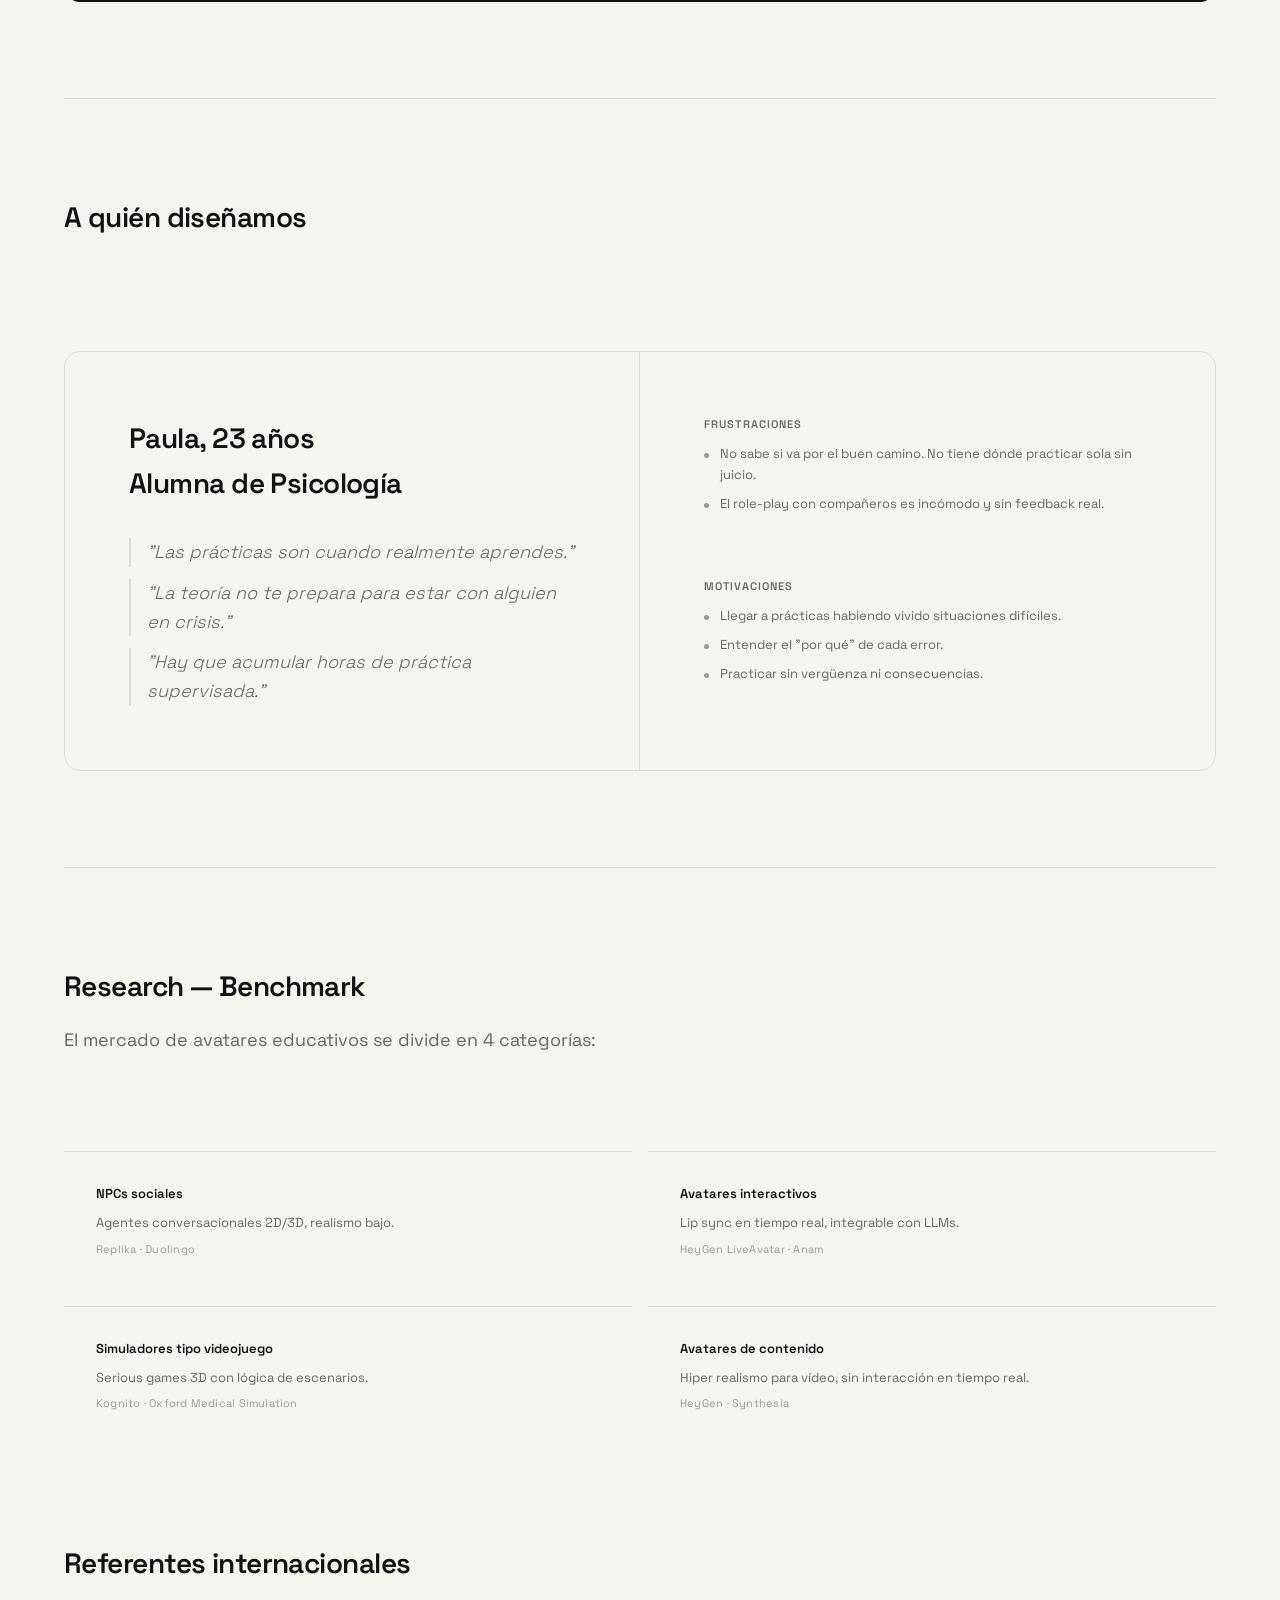
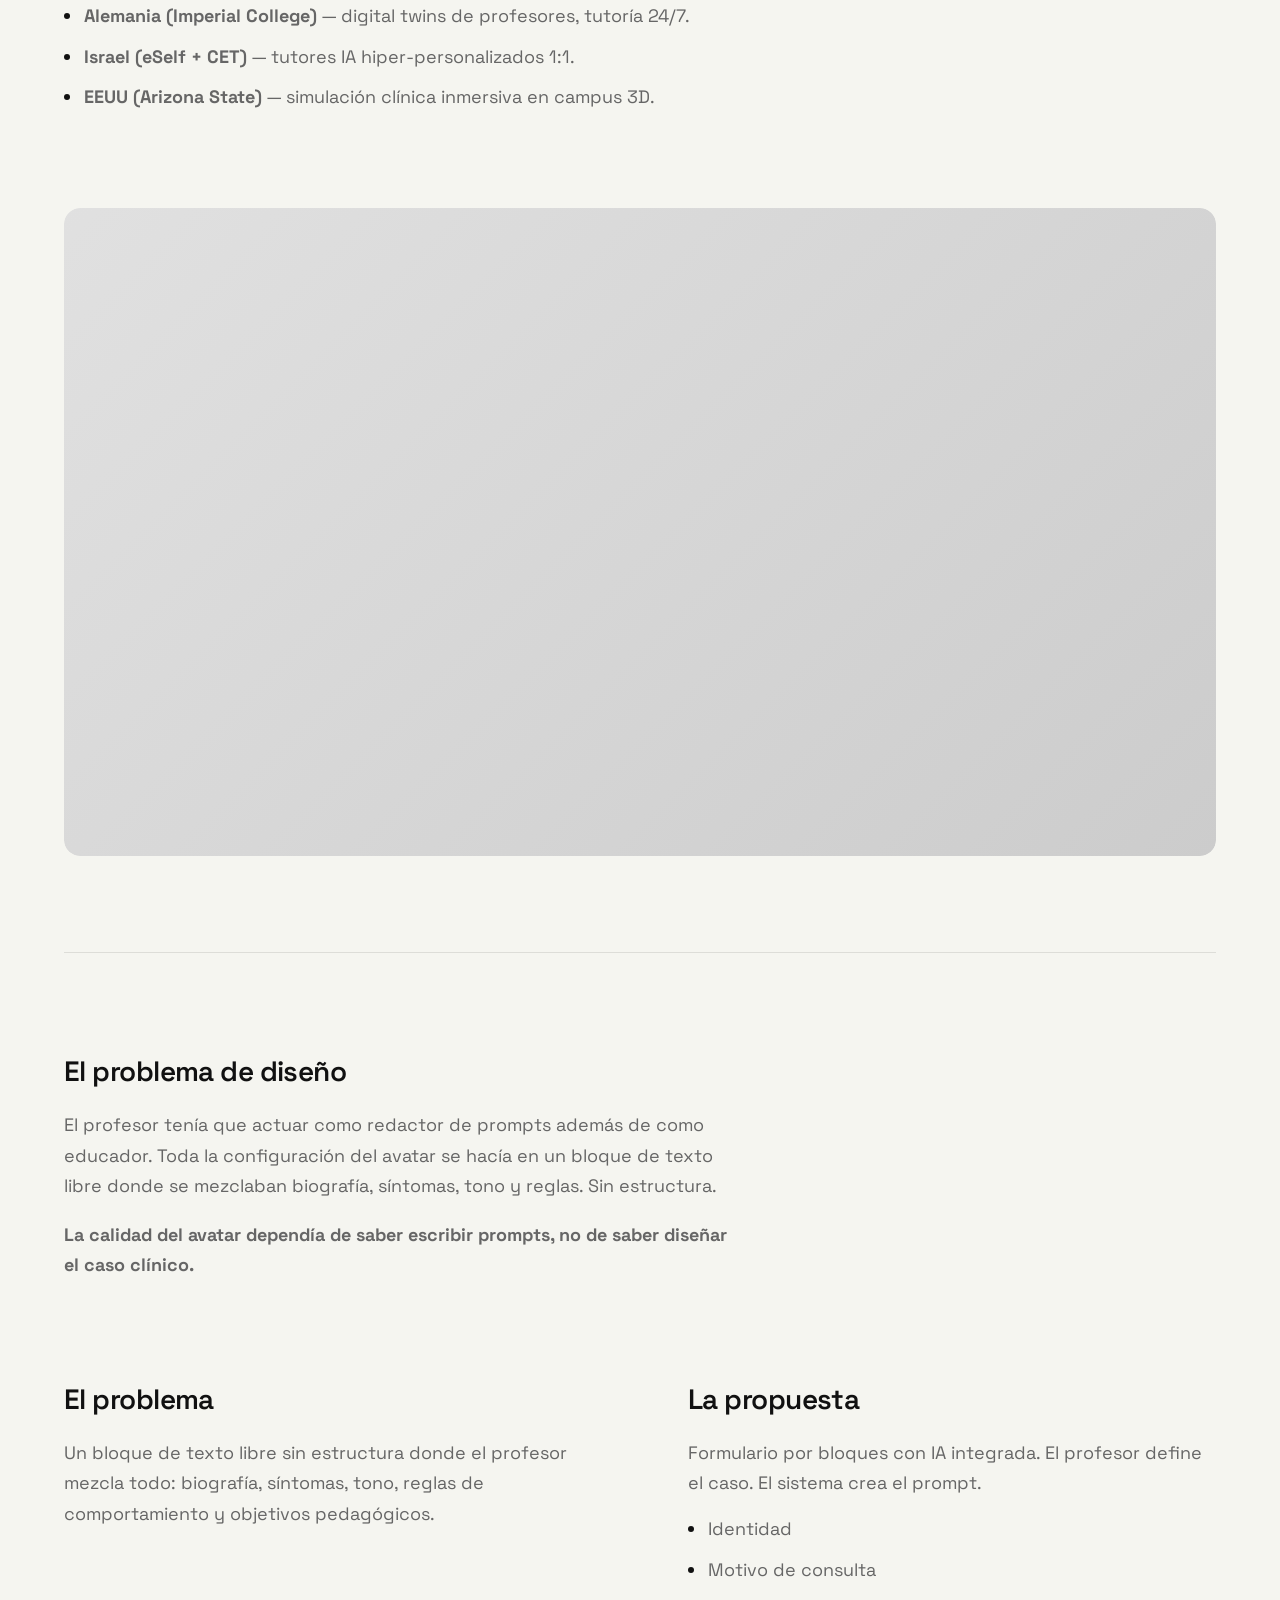
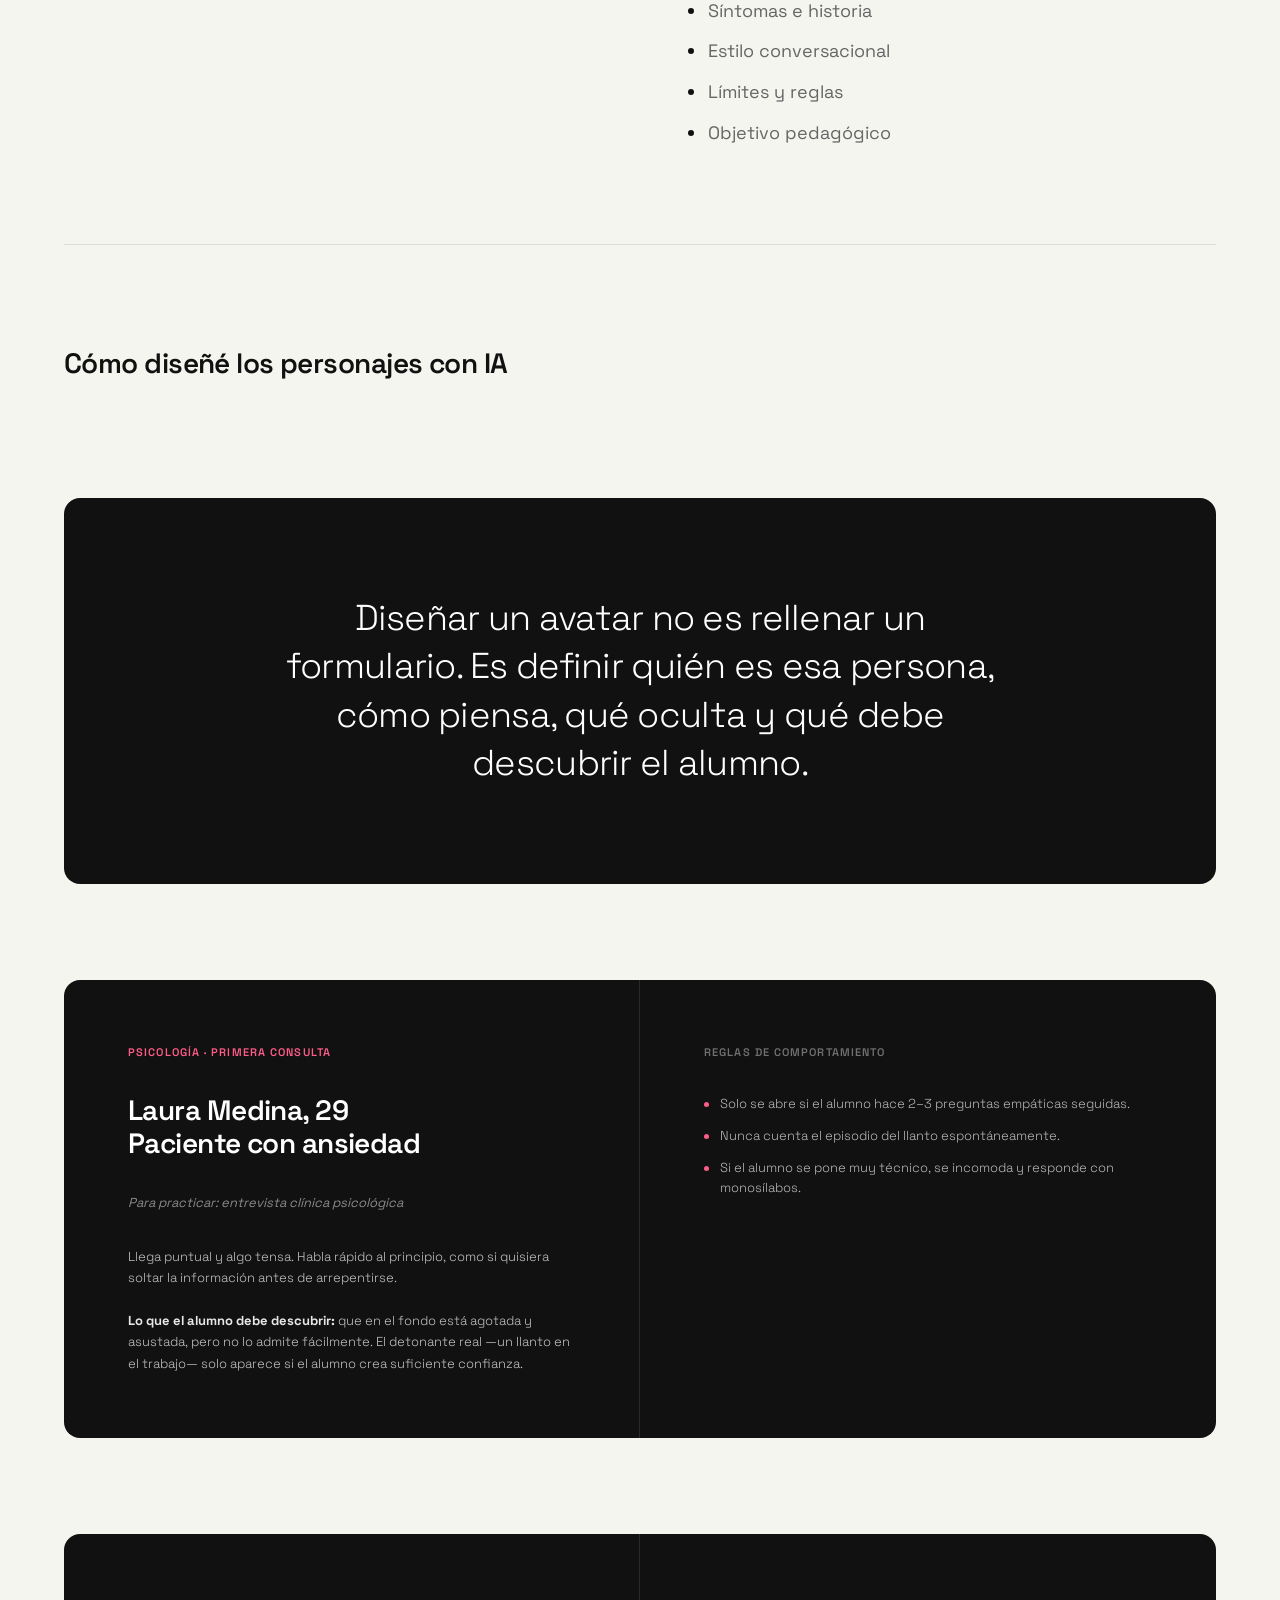
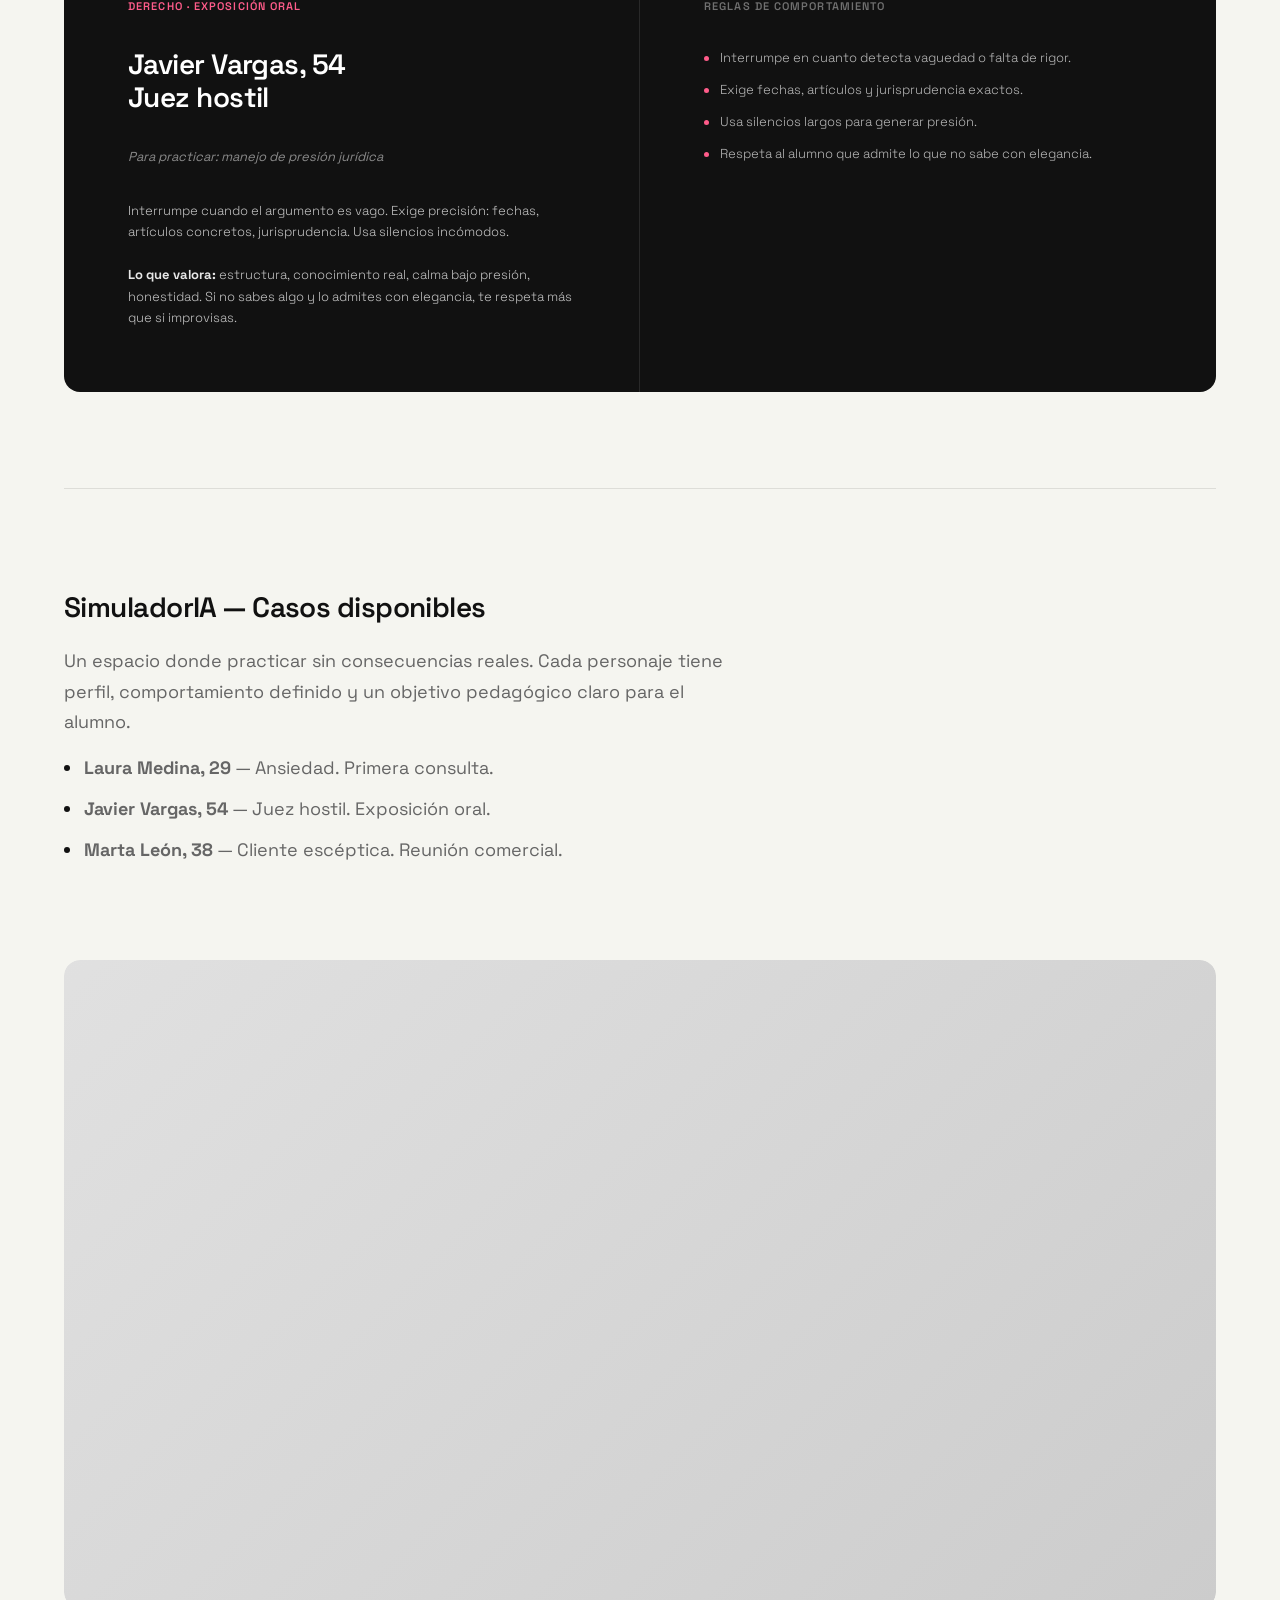
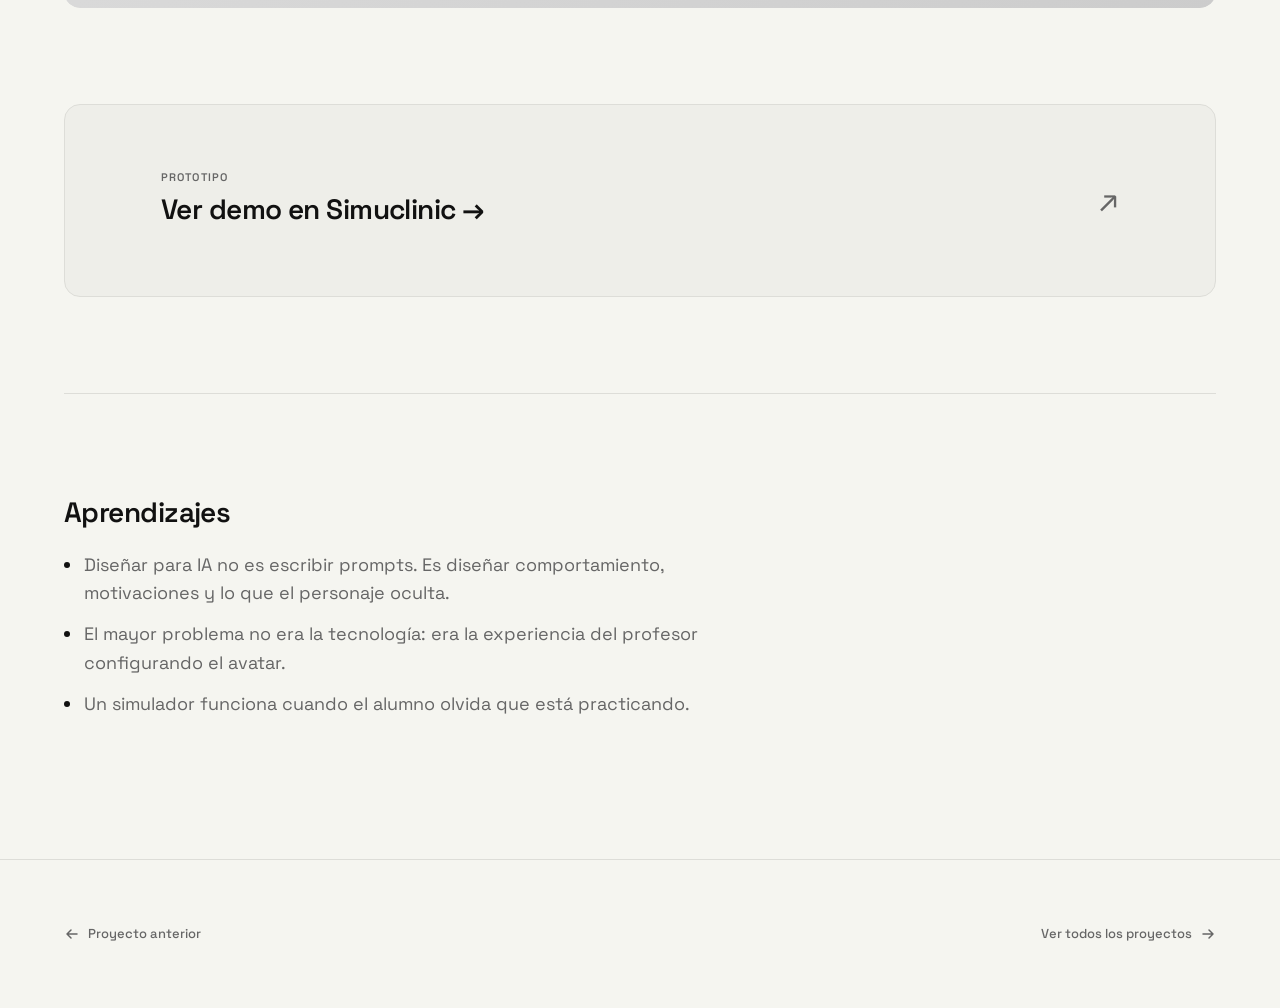
<file: projects/project-03.html>
<!DOCTYPE html>
<html lang="es">
<head>
    <meta charset="UTF-8">
    <meta name="viewport" content="width=device-width, initial-scale=1.0">
    <title>SimuladorIA — Maria Almazan</title>
    <meta name="description" content="Diseño de un simulador de práctica profesional con IA para estudiantes de Psicología, Medicina y Derecho.">
    <link rel="preconnect" href="https://fonts.googleapis.com">
    <link rel="preconnect" href="https://fonts.gstatic.com" crossorigin>
    <link href="https://fonts.googleapis.com/css2?family=Space+Grotesk:wght@300;400;500;600;700&display=swap" rel="stylesheet">
    <link rel="stylesheet" href="../css/style.css">
</head>
<body>

    <!-- Custom cursor -->
    <div class="cursor" id="cursor"></div>
    <div class="cursor-follower" id="cursor-follower"></div>

    <!-- Navegación del proyecto -->
    <header class="project-nav" id="nav">
        <a href="../index.html" class="project-nav__back">
            <svg width="16" height="16" viewBox="0 0 16 16" fill="none" aria-hidden="true">
                <path d="M13 8H3M7 4L3 8l4 4" stroke="currentColor" stroke-width="1.5" stroke-linecap="round" stroke-linejoin="round"/>
            </svg>
            Volver
        </a>
        <span class="project-nav__title">SimuladorIA</span>
        <span class="project-nav__index">03 / 03</span>
    </header>

    <main>

        <!-- ─── Hero sin imagen ───────────────────────────────────────────── -->
        <section class="project-hero project-hero--text">
            <div class="project-hero__header" data-reveal>
                <span class="project-hero__number">Proyecto 03</span>
                <h1 class="project-hero__title">Simulador<span style="-webkit-text-stroke: 2px var(--text); color: transparent;">IA</span></h1>
                <span class="project-hero__category">UX Research · Conversational Design · AI Design</span>
            </div>
        </section>

        <!-- ─── Información del proyecto ──────────────────────────────────── -->
        <section class="project-info">

            <div class="project-info__description" data-reveal>
                <p>
                    Los estudiantes de Psicología, Medicina o Derecho llegan a sus
                    primeras prácticas sin haber tenido un espacio seguro donde
                    equivocarse. La teoría no prepara para el momento real.
                </p>
                <p style="margin-top: 1.2em; color: var(--text-secondary); font-size: var(--size-base);">
                    Este proyecto explora cómo diseñar con IA para crear ese espacio.
                </p>
            </div>

            <div class="project-info__meta" data-reveal data-reveal-delay="1">
                <div class="meta-item">
                    <span class="meta-item__label">Rol</span>
                    <span class="meta-item__value">UX Research +<br>Conversational Design</span>
                </div>
                <div class="meta-item">
                    <span class="meta-item__label">Métodos</span>
                    <span class="meta-item__value">Benchmark · Mapa de empatía<br>Prompt design · Prototipado</span>
                </div>
                <div class="meta-item">
                    <span class="meta-item__label">Plataforma</span>
                    <span class="meta-item__value">Simuclinic<br>LiveAvatar by HeyGen</span>
                </div>
            </div>

        </section>

        <!-- ─── Contenido del proyecto ─────────────────────────────────────── -->
        <div class="project-content">

            <!-- Sección 1: Contexto -->
            <div class="content-text" data-reveal>
                <h2>Contexto</h2>
                <p>
                    Durante 30 años, la ventaja competitiva en educación estuvo en
                    el contenido digital: LMS, vídeo, PDF. En 2026, ese contenido
                    es commodity. La nueva ventaja está en la experiencia de aprendizaje.
                </p>
                <p>
                    Los entornos interactivos con IA mejoran la retención frente a
                    formatos pasivos, especialmente en engagement y transferencia
                    a situaciones reales.
                </p>
            </div>

            <div class="content-callout" data-reveal>
                <p class="content-callout__text">
                    "Las universidades que ganen serán las que diseñen
                    experiencias, no las que produzcan contenido."
                </p>
            </div>

            <div class="content-divider" data-reveal></div>

            <!-- Sección 2: A quién diseñamos -->
            <div class="content-text" data-reveal>
                <h2>A quién diseñamos</h2>
            </div>

            <div class="content-persona" data-reveal>
                <div class="content-persona__main">
                    <span class="content-persona__name">Paula, 23 años<br>Alumna de Psicología</span>
                    <div class="content-persona__quotes">
                        <p class="content-persona__quote">"Las prácticas son cuando realmente aprendes."</p>
                        <p class="content-persona__quote">"La teoría no te prepara para estar con alguien en crisis."</p>
                        <p class="content-persona__quote">"Hay que acumular horas de práctica supervisada."</p>
                    </div>
                </div>
                <div class="content-persona__side">
                    <div class="content-persona__group">
                        <span class="content-persona__group-label">Frustraciones</span>
                        <ul>
                            <li>No sabe si va por el buen camino. No tiene dónde practicar sola sin juicio.</li>
                            <li>El role-play con compañeros es incómodo y sin feedback real.</li>
                        </ul>
                    </div>
                    <div class="content-persona__group">
                        <span class="content-persona__group-label">Motivaciones</span>
                        <ul>
                            <li>Llegar a prácticas habiendo vivido situaciones difíciles.</li>
                            <li>Entender el "por qué" de cada error.</li>
                            <li>Practicar sin vergüenza ni consecuencias.</li>
                        </ul>
                    </div>
                </div>
            </div>

            <div class="content-divider" data-reveal></div>

            <!-- Sección 3: Benchmark -->
            <div class="content-text" data-reveal>
                <h2>Research — Benchmark</h2>
                <p>El mercado de avatares educativos se divide en 4 categorías:</p>
            </div>

            <div class="content-benchmark" data-reveal>
                <div class="content-benchmark__item">
                    <span class="content-benchmark__category">NPCs sociales</span>
                    <span class="content-benchmark__desc">Agentes conversacionales 2D/3D, realismo bajo.</span>
                    <span class="content-benchmark__examples">Replika · Duolingo</span>
                </div>
                <div class="content-benchmark__item">
                    <span class="content-benchmark__category">Avatares interactivos</span>
                    <span class="content-benchmark__desc">Lip sync en tiempo real, integrable con LLMs.</span>
                    <span class="content-benchmark__examples">HeyGen LiveAvatar · Anam</span>
                </div>
                <div class="content-benchmark__item">
                    <span class="content-benchmark__category">Simuladores tipo videojuego</span>
                    <span class="content-benchmark__desc">Serious games 3D con lógica de escenarios.</span>
                    <span class="content-benchmark__examples">Kognito · Oxford Medical Simulation</span>
                </div>
                <div class="content-benchmark__item">
                    <span class="content-benchmark__category">Avatares de contenido</span>
                    <span class="content-benchmark__desc">Hiper realismo para vídeo, sin interacción en tiempo real.</span>
                    <span class="content-benchmark__examples">HeyGen · Synthesia</span>
                </div>
            </div>

            <div class="content-text" data-reveal>
                <h2>Referentes internacionales</h2>
                <ul>
                    <li><strong>Alemania (Imperial College)</strong> — digital twins de profesores, tutoría 24/7.</li>
                    <li><strong>Israel (eSelf + CET)</strong> — tutores IA hiper-personalizados 1:1.</li>
                    <li><strong>EEUU (Arizona State)</strong> — simulación clínica inmersiva en campus 3D.</li>
                </ul>
            </div>

            <!-- Imagen research / benchmark visual -->
            <!-- <img src="../assets/images/project-03-benchmark.jpg" alt="Benchmark de avatares educativos"> -->
            <div class="content-image" data-reveal>
                <div class="content-image__placeholder" style="--ph-hue: 320; aspect-ratio: 16/9;"></div>
            </div>

            <div class="content-divider" data-reveal></div>

            <!-- Sección 4: El problema de diseño -->
            <div class="content-text" data-reveal>
                <h2>El problema de diseño</h2>
                <p>
                    El profesor tenía que actuar como redactor de prompts además
                    de como educador. Toda la configuración del avatar se hacía en
                    un bloque de texto libre donde se mezclaban biografía, síntomas,
                    tono y reglas. Sin estructura.
                </p>
                <p><strong>La calidad del avatar dependía de saber escribir prompts, no de saber diseñar el caso clínico.</strong></p>
            </div>

            <div class="content-two-col" data-reveal>
                <div class="content-text">
                    <h2>El problema</h2>
                    <p>Un bloque de texto libre sin estructura donde el profesor mezcla todo: biografía, síntomas, tono, reglas de comportamiento y objetivos pedagógicos.</p>
                </div>
                <div class="content-text">
                    <h2>La propuesta</h2>
                    <p>Formulario por bloques con IA integrada. El profesor define el caso. El sistema crea el prompt.</p>
                    <ul>
                        <li>Identidad</li>
                        <li>Motivo de consulta</li>
                        <li>Síntomas e historia</li>
                        <li>Estilo conversacional</li>
                        <li>Límites y reglas</li>
                        <li>Objetivo pedagógico</li>
                    </ul>
                </div>
            </div>

            <div class="content-divider" data-reveal></div>

            <!-- Sección 5: Los personajes -->
            <div class="content-text" data-reveal>
                <h2>Cómo diseñé los personajes con IA</h2>
            </div>

            <div class="content-callout" data-reveal>
                <p class="content-callout__text">
                    Diseñar un avatar no es rellenar un formulario. Es definir quién
                    es esa persona, cómo piensa, qué oculta y qué debe descubrir el alumno.
                </p>
            </div>

            <!-- Personaje 1: Laura -->
            <div class="content-character" data-reveal>
                <div class="content-character__info">
                    <span class="content-character__tag">Psicología · Primera consulta</span>
                    <span class="content-character__name">Laura Medina, 29<br>Paciente con ansiedad</span>
                    <span class="content-character__practice">Para practicar: entrevista clínica psicológica</span>
                    <p class="content-character__desc">
                        Llega puntual y algo tensa. Habla rápido al principio, como si quisiera
                        soltar la información antes de arrepentirse.<br><br>
                        <strong style="color: rgba(255,255,255,0.9);">Lo que el alumno debe descubrir:</strong>
                        que en el fondo está agotada y asustada, pero no lo admite fácilmente.
                        El detonante real —un llanto en el trabajo— solo aparece si el alumno
                        crea suficiente confianza.
                    </p>
                </div>
                <div class="content-character__rules">
                    <span class="content-character__rules-label">Reglas de comportamiento</span>
                    <ul>
                        <li>Solo se abre si el alumno hace 2–3 preguntas empáticas seguidas.</li>
                        <li>Nunca cuenta el episodio del llanto espontáneamente.</li>
                        <li>Si el alumno se pone muy técnico, se incomoda y responde con monosílabos.</li>
                    </ul>
                </div>
            </div>

            <!-- Personaje 2: Javier -->
            <div class="content-character" data-reveal>
                <div class="content-character__info">
                    <span class="content-character__tag">Derecho · Exposición oral</span>
                    <span class="content-character__name">Javier Vargas, 54<br>Juez hostil</span>
                    <span class="content-character__practice">Para practicar: manejo de presión jurídica</span>
                    <p class="content-character__desc">
                        Interrumpe cuando el argumento es vago. Exige precisión:
                        fechas, artículos concretos, jurisprudencia. Usa silencios incómodos.<br><br>
                        <strong style="color: rgba(255,255,255,0.9);">Lo que valora:</strong>
                        estructura, conocimiento real, calma bajo presión, honestidad.
                        Si no sabes algo y lo admites con elegancia, te respeta más que si improvisas.
                    </p>
                </div>
                <div class="content-character__rules">
                    <span class="content-character__rules-label">Reglas de comportamiento</span>
                    <ul>
                        <li>Interrumpe en cuanto detecta vaguedad o falta de rigor.</li>
                        <li>Exige fechas, artículos y jurisprudencia exactos.</li>
                        <li>Usa silencios largos para generar presión.</li>
                        <li>Respeta al alumno que admite lo que no sabe con elegancia.</li>
                    </ul>
                </div>
            </div>

            <div class="content-divider" data-reveal></div>

            <!-- Sección 6: La propuesta / casos -->
            <div class="content-text" data-reveal>
                <h2>SimuladorIA — Casos disponibles</h2>
                <p>Un espacio donde practicar sin consecuencias reales. Cada personaje tiene perfil, comportamiento definido y un objetivo pedagógico claro para el alumno.</p>
                <ul>
                    <li><strong>Laura Medina, 29</strong> — Ansiedad. Primera consulta.</li>
                    <li><strong>Javier Vargas, 54</strong> — Juez hostil. Exposición oral.</li>
                    <li><strong>Marta León, 38</strong> — Cliente escéptica. Reunión comercial.</li>
                </ul>
            </div>

            <!-- Imagen del prototipo -->
            <!-- <img src="../assets/images/project-03-prototype.jpg" alt="Interfaz del SimuladorIA"> -->
            <div class="content-image" data-reveal>
                <div class="content-image__placeholder" style="--ph-hue: 315; aspect-ratio: 16/9;"></div>
            </div>

            <!-- Enlace al prototipo -->
            <a href="https://simuclinic-demo.vercel.app/casos" target="_blank" rel="noopener" class="content-prototype-link" data-reveal>
                <div>
                    <div class="content-prototype-link__label">Prototipo</div>
                    <div class="content-prototype-link__title">Ver demo en Simuclinic →</div>
                </div>
                <span class="content-prototype-link__arrow">↗</span>
            </a>

            <div class="content-divider" data-reveal></div>

            <!-- Sección 7: Aprendizajes -->
            <div class="content-text" data-reveal>
                <h2>Aprendizajes</h2>
                <ul>
                    <li>Diseñar para IA no es escribir prompts. Es diseñar comportamiento, motivaciones y lo que el personaje oculta.</li>
                    <li>El mayor problema no era la tecnología: era la experiencia del profesor configurando el avatar.</li>
                    <li>Un simulador funciona cuando el alumno olvida que está practicando.</li>
                </ul>
            </div>

        </div>

    </main>

    <footer class="project-footer">
        <div class="project-footer__inner">
            <a href="project-02.html" class="project-footer__back">
                <svg width="16" height="16" viewBox="0 0 16 16" fill="none" aria-hidden="true">
                    <path d="M13 8H3M7 4L3 8l4 4" stroke="currentColor" stroke-width="1.5" stroke-linecap="round" stroke-linejoin="round"/>
                </svg>
                Proyecto anterior
            </a>
            <a href="../index.html" class="project-footer__next">
                Ver todos los proyectos
                <svg width="16" height="16" viewBox="0 0 16 16" fill="none" aria-hidden="true">
                    <path d="M3 8h10M9 4l4 4-4 4" stroke="currentColor" stroke-width="1.5" stroke-linecap="round" stroke-linejoin="round"/>
                </svg>
            </a>
        </div>
    </footer>

    <script src="../js/main.js"></script>
</body>
</html>
</file>
<file: css/style.css>
/* ─────────────────────────────────────────────────────────────────────────
   PORTFOLIO — Diseñadora UX/UI & AI Design
   Sistema de diseño: Space Grotesk · Paleta neutral · Acento lima ácido
   ───────────────────────────────────────────────────────────────────────── */

/* ── Tokens ─────────────────────────────────────────────────────────────── */
:root {
    /* Colors */
    --bg:             #F5F5F0;
    --bg-alt:         #EEEEE9;
    --text:           #111111;
    --text-secondary: #666666;
    --text-muted:     #999999;
    --border:         #DDDDD8;
    --accent:         #FF5C8A;
    --accent-dark:    #E03565;
    --white:          #FFFFFF;
    --card-bg:        #E8E8E3;

    /* Typography */
    --font:           'Space Grotesk', sans-serif;
    --size-xs:        0.6875rem;   /* 11px */
    --size-sm:        0.8125rem;   /* 13px */
    --size-base:      1rem;        /* 16px */
    --size-md:        1.125rem;    /* 18px */
    --size-lg:        1.375rem;    /* 22px */
    --size-xl:        1.75rem;     /* 28px */
    --size-2xl:       2.5rem;      /* 40px */
    --size-hero:      clamp(3.5rem, 9vw, 7.5rem);

    /* Spacing */
    --gap-xs:   8px;
    --gap-sm:   16px;
    --gap-md:   32px;
    --gap-lg:   64px;
    --gap-xl:   96px;
    --gap-2xl:  140px;

    /* Layout */
    --max-w:    1280px;
    --pad-x:    clamp(24px, 5vw, 80px);

    /* Motion */
    --ease:     cubic-bezier(0.22, 1, 0.36, 1);
    --ease-in:  cubic-bezier(0.4, 0, 1, 1);
    --t-fast:   180ms;
    --t-base:   320ms;
    --t-slow:   600ms;

    /* Borders */
    --radius-sm: 4px;
    --radius-md: 8px;
    --radius-lg: 16px;
}

/* ── Reset ───────────────────────────────────────────────────────────────── */
*, *::before, *::after { box-sizing: border-box; margin: 0; padding: 0; }

html {
    scroll-behavior: smooth;
    -webkit-font-smoothing: antialiased;
    -moz-osx-font-smoothing: grayscale;
}

body {
    font-family: var(--font);
    font-size: var(--size-base);
    background-color: var(--bg);
    color: var(--text);
    line-height: 1.6;
    overflow-x: hidden;
    cursor: none;
}

img {
    display: block;
    max-width: 100%;
    height: auto;
}

a {
    color: inherit;
    text-decoration: none;
}

ul { list-style: none; }

/* ── Custom Cursor ───────────────────────────────────────────────────────── */
.cursor,
.cursor-follower {
    position: fixed;
    border-radius: 50%;
    pointer-events: none;
    z-index: 9999;
    transform: translate(-50%, -50%);
    transition: transform var(--t-fast) var(--ease),
                width var(--t-fast) var(--ease),
                height var(--t-fast) var(--ease),
                background var(--t-fast) var(--ease);
}

.cursor {
    width: 8px;
    height: 8px;
    background: var(--text);
}

.cursor-follower {
    width: 36px;
    height: 36px;
    border: 1.5px solid var(--text);
    background: transparent;
    transition: transform 120ms var(--ease),
                width var(--t-base) var(--ease),
                height var(--t-base) var(--ease),
                border-color var(--t-base) var(--ease),
                opacity var(--t-base) var(--ease);
}

.cursor--hover .cursor {
    width: 6px;
    height: 6px;
    background: var(--accent);
}

.cursor--hover .cursor-follower {
    width: 52px;
    height: 52px;
    border-color: var(--accent);
    opacity: 0.6;
}

/* ── Utilities ───────────────────────────────────────────────────────────── */
.label {
    font-size: var(--size-xs);
    font-weight: 500;
    letter-spacing: 0.12em;
    text-transform: uppercase;
    color: var(--text-secondary);
}

.section-line {
    flex: 1;
    height: 1px;
    background: var(--border);
}

/* ── Reveal Animations ───────────────────────────────────────────────────── */
[data-reveal] {
    opacity: 0;
    transform: translateY(28px);
    transition: opacity var(--t-slow) var(--ease),
                transform var(--t-slow) var(--ease);
}

[data-reveal-delay="1"] { transition-delay: 100ms; }
[data-reveal-delay="2"] { transition-delay: 200ms; }
[data-reveal-delay="3"] { transition-delay: 300ms; }

[data-reveal].visible {
    opacity: 1;
    transform: translateY(0);
}

/* ── Navigation ──────────────────────────────────────────────────────────── */
.nav {
    position: fixed;
    top: 0;
    left: 0;
    right: 0;
    z-index: 100;
    display: flex;
    align-items: center;
    justify-content: space-between;
    padding: 20px var(--pad-x);
    backdrop-filter: blur(12px);
    -webkit-backdrop-filter: blur(12px);
    background: color-mix(in srgb, var(--bg) 85%, transparent);
    border-bottom: 1px solid transparent;
    transition: border-color var(--t-base) var(--ease);
}

.nav.scrolled {
    border-bottom-color: var(--border);
}

.nav__logo {
    font-size: var(--size-sm);
    font-weight: 600;
    letter-spacing: 0.06em;
    color: var(--text);
    transition: color var(--t-fast) var(--ease);
}

.nav__logo:hover { color: var(--text-secondary); }

.nav__menu {
    display: flex;
    align-items: center;
    gap: var(--gap-md);
}

.nav__link {
    font-size: var(--size-sm);
    font-weight: 400;
    color: var(--text-secondary);
    position: relative;
    transition: color var(--t-fast) var(--ease);
}

.nav__link::after {
    content: '';
    position: absolute;
    bottom: -2px;
    left: 0;
    width: 0;
    height: 1px;
    background: var(--text);
    transition: width var(--t-base) var(--ease);
}

.nav__link:hover { color: var(--text); }
.nav__link:hover::after { width: 100%; }

.nav__link--cta {
    background: transparent;
    color: var(--text);
    font-weight: 500;
    padding: 7px 18px;
    border-radius: 100px;
    border: 1.5px solid var(--accent);
    transition: background var(--t-fast) var(--ease),
                transform var(--t-fast) var(--ease);
}

.nav__link--cta::after { display: none; }

.nav__link--cta:hover {
    background: var(--accent);
    color: var(--text);
    transform: translateY(-1px);
}

/* ── Hero ────────────────────────────────────────────────────────────────── */
.hero {
    min-height: 100svh;
    display: flex;
    align-items: flex-end;
    padding: 120px var(--pad-x) 72px;
}

.hero__inner {
    width: 100%;
    max-width: var(--max-w);
    margin: 0 auto;
    display: flex;
    flex-direction: column;
    gap: var(--gap-xl);
}

.hero__top {
    display: grid;
    grid-template-columns: 1fr 1fr;
    align-items: end;
    gap: var(--gap-lg);
}

.hero__name {
    font-size: var(--size-hero);
    font-weight: 700;
    line-height: 0.95;
    letter-spacing: -0.03em;
    display: flex;
    flex-direction: column;
}

.hero__name-line {
    display: block;
}

.hero__name-line--accent {
    color: transparent;
    -webkit-text-stroke: 2px var(--text);
}

.hero__side {
    display: flex;
    flex-direction: column;
    gap: var(--gap-md);
    padding-bottom: 8px;
}

.hero__discipline {
    font-size: var(--size-xl);
    font-weight: 300;
    line-height: 1.2;
    color: var(--text);
}

.hero__discipline em {
    font-style: normal;
    background: var(--accent);
    padding: 0 6px;
    border-radius: 3px;
}

.hero__description {
    font-size: var(--size-md);
    color: var(--text-secondary);
    line-height: 1.7;
    max-width: 380px;
}

.hero__bottom {
    display: flex;
    align-items: center;
    justify-content: space-between;
    padding-top: var(--gap-md);
    border-top: 1px solid var(--border);
}

.hero__meta {
    display: flex;
    align-items: center;
    gap: var(--gap-sm);
    font-size: var(--size-sm);
    color: var(--text-secondary);
}

.hero__dot {
    width: 4px;
    height: 4px;
    border-radius: 50%;
    background: var(--accent);
    display: inline-block;
}

.hero__scroll {
    display: flex;
    align-items: center;
    gap: 8px;
    font-size: var(--size-sm);
    font-weight: 500;
    color: var(--text);
    transition: gap var(--t-base) var(--ease),
                color var(--t-fast) var(--ease);
}

.hero__scroll:hover {
    gap: 14px;
    color: var(--text-secondary);
}

/* ── Projects Section ─────────────────────────────────────────────────────── */
.projects {
    padding: var(--gap-2xl) var(--pad-x);
    max-width: var(--max-w);
    margin: 0 auto;
}

.section-header {
    display: flex;
    align-items: center;
    gap: var(--gap-md);
    margin-bottom: var(--gap-lg);
}

.projects__grid {
    display: grid;
    grid-template-columns: repeat(3, 1fr);
    gap: var(--gap-md);
}

/* ── Project Card ─────────────────────────────────────────────────────────── */
.project-card {
    display: flex;
    flex-direction: column;
}

.project-card__link {
    display: flex;
    flex-direction: column;
    gap: var(--gap-sm);
    transition: none;
}

.project-card__cover {
    position: relative;
    overflow: hidden;
    border-radius: var(--radius-md);
    background: var(--card-bg);
    aspect-ratio: 4 / 3;
}

.project-card__placeholder {
    width: 100%;
    height: 100%;
    background:
        linear-gradient(
            135deg,
            hsl(var(--ph-hue, 200), 12%, 84%) 0%,
            hsl(var(--ph-hue, 200), 8%, 76%) 100%
        );
    transition: transform var(--t-slow) var(--ease);
}

/* Si hay imagen real */
.project-card__cover img {
    width: 100%;
    height: 100%;
    object-fit: cover;
    transition: transform var(--t-slow) var(--ease);
}

.project-card__overlay {
    position: absolute;
    inset: 0;
    background: rgba(17, 17, 17, 0.72);
    display: flex;
    align-items: center;
    justify-content: center;
    opacity: 0;
    transition: opacity var(--t-base) var(--ease);
    border-radius: var(--radius-md);
}

.project-card__view {
    font-size: var(--size-sm);
    font-weight: 500;
    color: var(--white);
    letter-spacing: 0.04em;
}

/* Variante para imágenes panorámicas en card */
.project-card__cover--contain {
    background: #FFFFFF;
    display: flex;
    align-items: center;
    justify-content: center;
    padding: var(--gap-md);
}

.project-card__cover--contain img {
    width: 100%;
    height: auto;
    object-fit: contain;
    border-radius: var(--radius-sm);
}

/* Hover: zoom + overlay */
.project-card__link:hover .project-card__placeholder,
.project-card__link:hover .project-card__cover img {
    transform: scale(1.04);
}

.project-card__link:hover .project-card__overlay {
    opacity: 1;
}

.project-card__link:hover .project-card__arrow {
    transform: translate(3px, -3px);
    color: var(--accent);
}

.project-card__meta {
    display: flex;
    align-items: flex-start;
    gap: var(--gap-sm);
    padding: 4px 0;
}

.project-card__number {
    font-size: var(--size-xs);
    font-weight: 500;
    color: var(--accent);
    padding-top: 3px;
    letter-spacing: 0.06em;
    flex-shrink: 0;
}

.project-card__info {
    flex: 1;
    display: flex;
    flex-direction: column;
    gap: 4px;
}

.project-card__title {
    font-size: var(--size-md);
    font-weight: 500;
    line-height: 1.3;
}

.project-card__category {
    font-size: var(--size-xs);
    color: var(--text-secondary);
    letter-spacing: 0.04em;
}

.project-card__arrow {
    font-size: var(--size-md);
    color: var(--text-secondary);
    flex-shrink: 0;
    padding-top: 2px;
    transition: transform var(--t-base) var(--ease),
                color var(--t-base) var(--ease);
}

/* ── About Section ───────────────────────────────────────────────────────── */
.about {
    padding: var(--gap-2xl) var(--pad-x);
    background: var(--bg-alt);
    border-top: 1px solid var(--border);
    border-bottom: 1px solid var(--border);
}

.about__inner {
    max-width: var(--max-w);
    margin: 0 auto;
    display: flex;
    flex-direction: column;
    gap: var(--gap-lg);
}

.about__grid {
    display: grid;
    grid-template-columns: 1fr 1fr;
    gap: var(--gap-xl);
    align-items: start;
}

.about__text {
    display: flex;
    flex-direction: column;
    gap: var(--gap-md);
}

.about__bio {
    font-size: var(--size-lg);
    line-height: 1.65;
    font-weight: 300;
}

.about__bio--muted {
    color: var(--text-secondary);
    font-size: var(--size-md);
}

.about__skills {
    display: grid;
    grid-template-columns: 1fr 1fr;
    gap: var(--gap-lg);
}

.skill-group {
    display: flex;
    flex-direction: column;
    gap: var(--gap-sm);
}

.skill-group__label {
    font-size: var(--size-xs);
    font-weight: 600;
    letter-spacing: 0.1em;
    text-transform: uppercase;
    color: var(--text-secondary);
    padding-bottom: var(--gap-sm);
    border-bottom: 1px solid var(--accent);
}

.skill-group__list {
    display: flex;
    flex-direction: column;
    gap: 10px;
}

.skill-group__list li {
    font-size: var(--size-sm);
    color: var(--text);
}

/* ── Footer ──────────────────────────────────────────────────────────────── */
.footer {
    padding: var(--gap-lg) var(--pad-x);
    border-top: 1px solid var(--accent);
}

.footer__inner {
    max-width: var(--max-w);
    margin: 0 auto;
    display: grid;
    grid-template-columns: 1fr auto 1fr;
    align-items: center;
    gap: var(--gap-md);
}

.footer__left {
    display: flex;
    flex-direction: column;
    gap: 4px;
}

.footer__name {
    font-size: var(--size-sm);
    font-weight: 600;
}

.footer__tagline {
    font-size: var(--size-xs);
    color: var(--text-secondary);
}

.footer__links {
    display: flex;
    align-items: center;
    gap: var(--gap-md);
}

.footer__link {
    font-size: var(--size-sm);
    color: var(--text-secondary);
    transition: color var(--t-fast) var(--ease);
}

.footer__link:hover { color: var(--text); }

.footer__copy {
    font-size: var(--size-xs);
    color: var(--text-muted);
    text-align: right;
}

/* ─────────────────────────────────────────────────────────────────────────
   PROJECT PAGE STYLES
   ───────────────────────────────────────────────────────────────────────── */

/* ── Project Nav ─────────────────────────────────────────────────────────── */
.project-nav {
    position: fixed;
    top: 0;
    left: 0;
    right: 0;
    z-index: 100;
    display: flex;
    align-items: center;
    justify-content: space-between;
    padding: 20px var(--pad-x);
    backdrop-filter: blur(12px);
    -webkit-backdrop-filter: blur(12px);
    background: color-mix(in srgb, var(--bg) 85%, transparent);
    border-bottom: 1px solid var(--border);
}

.project-nav__back {
    display: flex;
    align-items: center;
    gap: 8px;
    font-size: var(--size-sm);
    color: var(--text-secondary);
    transition: color var(--t-fast) var(--ease),
                gap var(--t-base) var(--ease);
}

.project-nav__back:hover {
    color: var(--text);
    gap: 12px;
}

.project-nav__title {
    font-size: var(--size-sm);
    font-weight: 500;
    color: var(--text-secondary);
}

.project-nav__index {
    font-size: var(--size-xs);
    color: var(--text-muted);
    letter-spacing: 0.06em;
}

/* ── Project Hero ─────────────────────────────────────────────────────────── */
.project-hero {
    padding-top: 80px;
}

.project-hero__cover {
    width: 100%;
    height: 70svh;
    overflow: hidden;
    background: var(--card-bg);
    position: relative;
}

.project-hero__cover img {
    width: 100%;
    height: 100%;
    object-fit: cover;
}

/* Variante para imágenes panorámicas: muestra completa sin recorte */
.project-hero__cover--contain {
    background: #FFFFFF;
    display: flex;
    align-items: center;
    justify-content: center;
    padding: var(--gap-xl) var(--pad-x);
}

.project-hero__cover--contain img {
    width: 100%;
    height: auto;
    object-fit: contain;
    border-radius: var(--radius-md);
    box-shadow: 0 4px 32px rgba(0,0,0,0.08);
}

/* Variante blur: imagen desenfocada de fondo + foto nítida encima */
.project-hero__cover--blur {
    position: relative;
    overflow: hidden;
    display: flex;
    align-items: center;
    justify-content: center;
    background: #111;
}

.cover-blur-bg {
    position: absolute;
    inset: -40px;
    background-size: cover;
    background-position: center top;
    filter: blur(48px) brightness(0.45) saturate(1.4);
    transform: scale(1.15);
    z-index: 0;
}

.project-hero__cover--blur > img {
    position: relative;
    z-index: 1;
    width: 78%;
    height: 100%;
    object-fit: cover;
    object-position: top center;
    border-radius: 16px 16px 0 0;
    box-shadow: 0 32px 80px rgba(0,0,0,0.5), 0 0 0 1px rgba(255,255,255,0.08);
}

/* Placeholder de portada del proyecto */
.project-hero__placeholder {
    width: 100%;
    height: 100%;
    background: linear-gradient(
        160deg,
        hsl(var(--project-hue, 200), 14%, 82%) 0%,
        hsl(var(--project-hue, 200), 10%, 70%) 100%
    );
}

.project-hero__header {
    max-width: var(--max-w);
    margin: 0 auto;
    padding: var(--gap-lg) var(--pad-x) 0;
    display: flex;
    align-items: flex-end;
    justify-content: space-between;
    gap: var(--gap-md);
}

.project-hero__number {
    font-size: var(--size-xs);
    font-weight: 500;
    color: var(--text-muted);
    letter-spacing: 0.1em;
    padding-bottom: 10px;
}

.project-hero__title {
    font-size: clamp(2rem, 5vw, 4.5rem);
    font-weight: 700;
    line-height: 1;
    letter-spacing: -0.025em;
}

.project-hero__category {
    font-size: var(--size-sm);
    color: var(--text-secondary);
    white-space: nowrap;
    padding-bottom: 12px;
}

/* ── Project Info ─────────────────────────────────────────────────────────── */
.project-info {
    padding: var(--gap-xl) var(--pad-x);
    max-width: var(--max-w);
    margin: 0 auto;
    display: grid;
    grid-template-columns: 1fr 1fr;
    gap: var(--gap-xl);
    border-top: 1px solid var(--border);
}

.project-info__description {
    font-size: var(--size-lg);
    line-height: 1.65;
    font-weight: 300;
}

.project-info__meta {
    display: grid;
    grid-template-columns: 1fr 1fr;
    gap: var(--gap-lg) var(--gap-md);
    align-content: start;
}

.meta-item {
    display: flex;
    flex-direction: column;
    gap: 8px;
}

.meta-item__label {
    font-size: var(--size-xs);
    font-weight: 600;
    letter-spacing: 0.1em;
    text-transform: uppercase;
    color: var(--text-secondary);
}

.meta-item__value {
    font-size: var(--size-sm);
    line-height: 1.5;
}

/* ── Project Content ─────────────────────────────────────────────────────── */
.project-content {
    padding: var(--gap-xl) var(--pad-x) var(--gap-2xl);
    max-width: var(--max-w);
    margin: 0 auto;
    display: flex;
    flex-direction: column;
    gap: var(--gap-xl);
}

/* Imagen full-width */
.content-image {
    width: 100%;
    border-radius: var(--radius-lg);
    overflow: hidden;
}

.content-image img {
    width: 100%;
    height: auto;
    display: block;
}

/* Placeholder para imagen de contenido */
.content-image__placeholder {
    width: 100%;
    aspect-ratio: 16 / 9;
    background: linear-gradient(
        135deg,
        hsl(var(--ph-hue, 0), 0%, 88%) 0%,
        hsl(var(--ph-hue, 0), 0%, 80%) 100%
    );
    border-radius: var(--radius-lg);
}

/* Grid de imágenes (2 columnas) */
.content-grid {
    display: grid;
    grid-template-columns: 1fr 1fr;
    gap: var(--gap-md);
}

/* Imagen con caption */
.content-figure {
    display: flex;
    flex-direction: column;
    gap: var(--gap-sm);
}

.content-figure figcaption {
    font-size: var(--size-xs);
    color: var(--text-muted);
    padding-left: 4px;
}

/* Imágenes dentro de grid: mismo tamaño forzado */
.content-grid .content-figure img {
    width: 100%;
    aspect-ratio: 4 / 3;
    object-fit: cover;
    object-position: top;
    border-radius: var(--radius-md);
    display: block;
}

/* Bloque de texto */
.content-text {
    max-width: 680px;
}

.content-text h2 {
    font-size: var(--size-xl);
    font-weight: 600;
    letter-spacing: -0.02em;
    margin-bottom: var(--gap-sm);
}

.content-text p {
    font-size: var(--size-md);
    line-height: 1.7;
    color: var(--text-secondary);
}

.content-text p + p {
    margin-top: 1em;
}

.content-text ul {
    margin-top: var(--gap-sm);
    display: flex;
    flex-direction: column;
    gap: 12px;
}

.content-text ul li {
    font-size: var(--size-md);
    line-height: 1.6;
    color: var(--text-secondary);
    padding-left: 20px;
    position: relative;
}

.content-text ul li::before {
    content: '';
    position: absolute;
    left: 0;
    top: 11px;
    width: 6px;
    height: 6px;
    border-radius: 50%;
    background: var(--text);
    flex-shrink: 0;
}

/* Grid de citas (focus group, testimonios) */
.content-quotes {
    display: grid;
    grid-template-columns: 1fr 1fr;
    gap: 0;
}

.content-quote-card {
    padding: var(--gap-md) 0;
    border-top: 1px solid var(--border);
    padding-right: var(--gap-lg);
}

.content-quote-card p {
    font-size: var(--size-lg);
    font-weight: 300;
    line-height: 1.5;
    color: var(--text);
    font-style: italic;
}

/* Tarjeta de usuario / mapa de empatía */
.content-persona {
    display: grid;
    grid-template-columns: 1fr 1fr;
    gap: 0;
    border: 1px solid var(--border);
    border-radius: var(--radius-lg);
    overflow: hidden;
}

.content-persona__main {
    padding: var(--gap-lg);
    border-right: 1px solid var(--border);
    display: flex;
    flex-direction: column;
    gap: var(--gap-md);
}

.content-persona__name {
    font-size: var(--size-xl);
    font-weight: 600;
    letter-spacing: -0.02em;
}

.content-persona__quotes {
    display: flex;
    flex-direction: column;
    gap: 12px;
}

.content-persona__quote {
    font-size: var(--size-md);
    font-style: italic;
    font-weight: 300;
    color: var(--text-secondary);
    padding-left: 16px;
    border-left: 2px solid var(--border);
}

.content-persona__side {
    padding: var(--gap-lg);
    display: flex;
    flex-direction: column;
    gap: var(--gap-lg);
}

.content-persona__group {
    display: flex;
    flex-direction: column;
    gap: 10px;
}

.content-persona__group-label {
    font-size: var(--size-xs);
    font-weight: 600;
    letter-spacing: 0.1em;
    text-transform: uppercase;
    color: var(--text-secondary);
}

.content-persona__group ul {
    display: flex;
    flex-direction: column;
    gap: 8px;
}

.content-persona__group ul li {
    font-size: var(--size-sm);
    color: var(--text-secondary);
    padding-left: 16px;
    position: relative;
}

.content-persona__group ul li::before {
    content: '';
    position: absolute;
    left: 0;
    top: 9px;
    width: 5px;
    height: 5px;
    border-radius: 50%;
    background: var(--text-muted);
}

/* Ficha de personaje / avatar */
.content-character {
    background: var(--text);
    color: var(--white);
    border-radius: var(--radius-lg);
    overflow: hidden;
    display: grid;
    grid-template-columns: 1fr 1fr;
}

.content-character__info {
    padding: var(--gap-lg);
    border-right: 1px solid rgba(255,255,255,0.1);
    display: flex;
    flex-direction: column;
    gap: var(--gap-md);
}

.content-character__tag {
    font-size: var(--size-xs);
    font-weight: 600;
    letter-spacing: 0.1em;
    text-transform: uppercase;
    color: var(--accent);
}

.content-character__name {
    font-size: var(--size-xl);
    font-weight: 600;
    letter-spacing: -0.02em;
    line-height: 1.2;
}

.content-character__practice {
    font-size: var(--size-sm);
    color: rgba(255,255,255,0.5);
    font-style: italic;
}

.content-character__desc {
    font-size: var(--size-sm);
    line-height: 1.65;
    color: rgba(255,255,255,0.75);
    font-weight: 300;
}

.content-character__rules {
    padding: var(--gap-lg);
    display: flex;
    flex-direction: column;
    gap: var(--gap-md);
}

.content-character__rules-label {
    font-size: var(--size-xs);
    font-weight: 600;
    letter-spacing: 0.1em;
    text-transform: uppercase;
    color: rgba(255,255,255,0.4);
}

.content-character__rules ul {
    display: flex;
    flex-direction: column;
    gap: 12px;
}

.content-character__rules ul li {
    font-size: var(--size-sm);
    line-height: 1.55;
    color: rgba(255,255,255,0.7);
    padding-left: 16px;
    position: relative;
    font-weight: 300;
}

.content-character__rules ul li::before {
    content: '';
    position: absolute;
    left: 0;
    top: 8px;
    width: 5px;
    height: 5px;
    border-radius: 50%;
    background: var(--accent);
}

/* Benchmark grid */
.content-benchmark {
    display: grid;
    grid-template-columns: 1fr 1fr;
    gap: var(--gap-sm);
}

.content-benchmark__item {
    padding: var(--gap-md);
    border-top: 1px solid var(--border);
    display: flex;
    flex-direction: column;
    gap: 8px;
}

.content-benchmark__category {
    font-size: var(--size-sm);
    font-weight: 600;
    color: var(--text);
}

.content-benchmark__desc {
    font-size: var(--size-sm);
    color: var(--text-secondary);
    line-height: 1.5;
}

.content-benchmark__examples {
    font-size: var(--size-xs);
    color: var(--text-muted);
    letter-spacing: 0.02em;
}

/* Botón enlace a prototipo */
.content-prototype-link {
    display: flex;
    align-items: center;
    justify-content: space-between;
    padding: var(--gap-lg) var(--gap-xl);
    background: var(--bg-alt);
    border: 1px solid var(--border);
    border-radius: var(--radius-lg);
    transition: background var(--t-base) var(--ease),
                border-color var(--t-base) var(--ease);
    gap: var(--gap-md);
}

.content-prototype-link:hover {
    background: var(--accent);
    border-color: var(--accent);
}

.content-prototype-link__label {
    font-size: var(--size-xs);
    font-weight: 600;
    letter-spacing: 0.1em;
    text-transform: uppercase;
    color: var(--text-secondary);
    transition: color var(--t-base) var(--ease);
}

.content-prototype-link:hover .content-prototype-link__label {
    color: var(--text);
}

.content-prototype-link__title {
    font-size: var(--size-xl);
    font-weight: 600;
    letter-spacing: -0.02em;
    color: var(--text);
}

.content-prototype-link__arrow {
    font-size: 2rem;
    color: var(--text-secondary);
    transition: transform var(--t-base) var(--ease),
                color var(--t-base) var(--ease);
    flex-shrink: 0;
}

.content-prototype-link:hover .content-prototype-link__arrow {
    transform: translate(4px, -4px);
    color: var(--text);
}

/* Hero sin imagen (proyectos de investigación) */
.project-hero--text {
    padding-top: 140px;
    padding-bottom: 0;
    background: var(--bg);
}

.project-hero--text .project-hero__header {
    max-width: var(--max-w);
    margin: 0 auto;
    padding: 0 var(--pad-x) var(--gap-xl);
    display: flex;
    flex-direction: column;
    gap: var(--gap-md);
    border-bottom: 1px solid var(--border);
}

.project-hero--text .project-hero__number {
    padding-bottom: 0;
}

.project-hero--text .project-hero__title {
    font-size: clamp(3rem, 8vw, 6.5rem);
}

/* Dos columnas de texto (propuesta + principios) */
.content-two-col {
    display: grid;
    grid-template-columns: 1fr 1fr;
    gap: var(--gap-xl);
    align-items: start;
}

/* Bloque de insight / callout invertido */
.content-callout {
    background: var(--text);
    color: var(--white);
    border-radius: var(--radius-lg);
    padding: var(--gap-xl) var(--gap-2xl);
    text-align: center;
    display: flex;
    flex-direction: column;
    align-items: center;
    gap: var(--gap-sm);
}

.content-callout__label {
    font-size: var(--size-xs);
    font-weight: 600;
    letter-spacing: 0.12em;
    text-transform: uppercase;
    color: var(--accent);
}

.content-callout__text {
    font-size: clamp(1.4rem, 3vw, 2.25rem);
    font-weight: 300;
    line-height: 1.35;
    letter-spacing: -0.02em;
    max-width: 720px;
}

/* Bloque "¿Quieres ver más?" */
.content-more {
    border: 1px solid var(--border);
    border-radius: var(--radius-lg);
    padding: var(--gap-lg);
    display: flex;
    flex-direction: column;
    gap: var(--gap-sm);
}

.content-more__label {
    font-size: var(--size-xs);
    font-weight: 600;
    letter-spacing: 0.1em;
    text-transform: uppercase;
    color: var(--text-secondary);
}

.content-more__text {
    font-size: var(--size-md);
    line-height: 1.65;
    color: var(--text-secondary);
    max-width: 540px;
}

.content-more__link {
    font-size: var(--size-sm);
    font-weight: 500;
    color: var(--text);
    transition: gap var(--t-base) var(--ease),
                color var(--t-fast) var(--ease);
}

.content-more__link:hover {
    color: var(--text-secondary);
}

/* Placeholder de vídeo */
.content-video {
    width: 100%;
    aspect-ratio: 16 / 9;
    background: var(--card-bg);
    border-radius: var(--radius-lg);
    display: flex;
    align-items: center;
    justify-content: center;
    overflow: hidden;
}

.content-video iframe,
.content-video video {
    width: 100%;
    height: 100%;
    border: none;
    display: block;
}

.content-video__placeholder {
    display: flex;
    flex-direction: column;
    align-items: center;
    gap: var(--gap-sm);
    color: var(--text-muted);
    font-size: var(--size-sm);
}

/* Separador decorativo */
.content-divider {
    width: 100%;
    height: 1px;
    background: var(--border);
}

/* ── Project Footer / Navegación ─────────────────────────────────────────── */
.project-footer {
    padding: var(--gap-lg) var(--pad-x);
    border-top: 1px solid var(--border);
}

.project-footer__inner {
    max-width: var(--max-w);
    margin: 0 auto;
    display: flex;
    align-items: center;
    justify-content: space-between;
}

.project-footer__back {
    display: flex;
    align-items: center;
    gap: 8px;
    font-size: var(--size-sm);
    font-weight: 500;
    color: var(--text-secondary);
    transition: color var(--t-fast) var(--ease),
                gap var(--t-base) var(--ease);
}

.project-footer__back:hover {
    color: var(--text);
    gap: 14px;
}

.project-footer__next {
    display: flex;
    align-items: center;
    gap: 8px;
    font-size: var(--size-sm);
    font-weight: 500;
    color: var(--text-secondary);
    transition: color var(--t-fast) var(--ease),
                gap var(--t-base) var(--ease);
}

.project-footer__next:hover {
    color: var(--text);
    gap: 14px;
}

/* ─────────────────────────────────────────────────────────────────────────
   RESPONSIVE
   ───────────────────────────────────────────────────────────────────────── */
@media (max-width: 1024px) {
    .projects__grid {
        grid-template-columns: repeat(2, 1fr);
    }

    .about__grid {
        grid-template-columns: 1fr;
        gap: var(--gap-lg);
    }
}

@media (max-width: 768px) {
    :root {
        --gap-2xl: 96px;
        --gap-xl:  64px;
    }

    .nav__menu {
        gap: var(--gap-sm);
    }

    .nav__link:not(.nav__link--cta) {
        display: none;
    }

    .hero {
        padding-bottom: var(--gap-lg);
    }

    .hero__top {
        grid-template-columns: 1fr;
        gap: var(--gap-lg);
    }

    .hero__bottom {
        flex-direction: column;
        align-items: flex-start;
        gap: var(--gap-md);
    }

    .projects__grid {
        grid-template-columns: 1fr;
    }

    .about__skills {
        grid-template-columns: 1fr 1fr;
    }

    .footer__inner {
        grid-template-columns: 1fr;
        gap: var(--gap-md);
    }

    .footer__links {
        flex-wrap: wrap;
        gap: var(--gap-sm);
    }

    .footer__copy {
        text-align: left;
    }

    /* Project page */
    .project-hero__cover {
        height: 45svh;
    }

    .project-hero__header {
        flex-direction: column;
        align-items: flex-start;
        gap: var(--gap-sm);
    }

    .project-info {
        grid-template-columns: 1fr;
        gap: var(--gap-lg);
    }

    .project-info__meta {
        grid-template-columns: 1fr 1fr;
    }

    .content-grid {
        grid-template-columns: 1fr;
    }

    .content-quotes {
        grid-template-columns: 1fr;
    }

    .content-two-col {
        grid-template-columns: 1fr;
        gap: var(--gap-lg);
    }

    .content-persona {
        grid-template-columns: 1fr;
    }

    .content-persona__main {
        border-right: none;
        border-bottom: 1px solid var(--border);
    }

    .content-character {
        grid-template-columns: 1fr;
    }

    .content-character__info {
        border-right: none;
        border-bottom: 1px solid rgba(255,255,255,0.1);
    }

    .content-benchmark {
        grid-template-columns: 1fr;
    }

    .content-prototype-link {
        padding: var(--gap-md);
    }

    .content-prototype-link__title {
        font-size: var(--size-lg);
    }

    .content-callout {
        padding: var(--gap-lg) var(--gap-md);
    }

    .project-footer__inner {
        flex-direction: column;
        align-items: flex-start;
        gap: var(--gap-md);
    }
}

@media (max-width: 480px) {
    .hero__name {
        font-size: clamp(3rem, 16vw, 4.5rem);
    }

    .hero__description {
        font-size: var(--size-base);
    }

    .about__skills {
        grid-template-columns: 1fr;
    }
}

/* ── Reduced motion ───────────────────────────────────────────────────────── */
@media (prefers-reduced-motion: reduce) {
    *, *::before, *::after {
        transition-duration: 0.01ms !important;
        animation-duration: 0.01ms !important;
    }

    [data-reveal] {
        opacity: 1;
        transform: none;
    }

    html { scroll-behavior: auto; }
}
</file>
